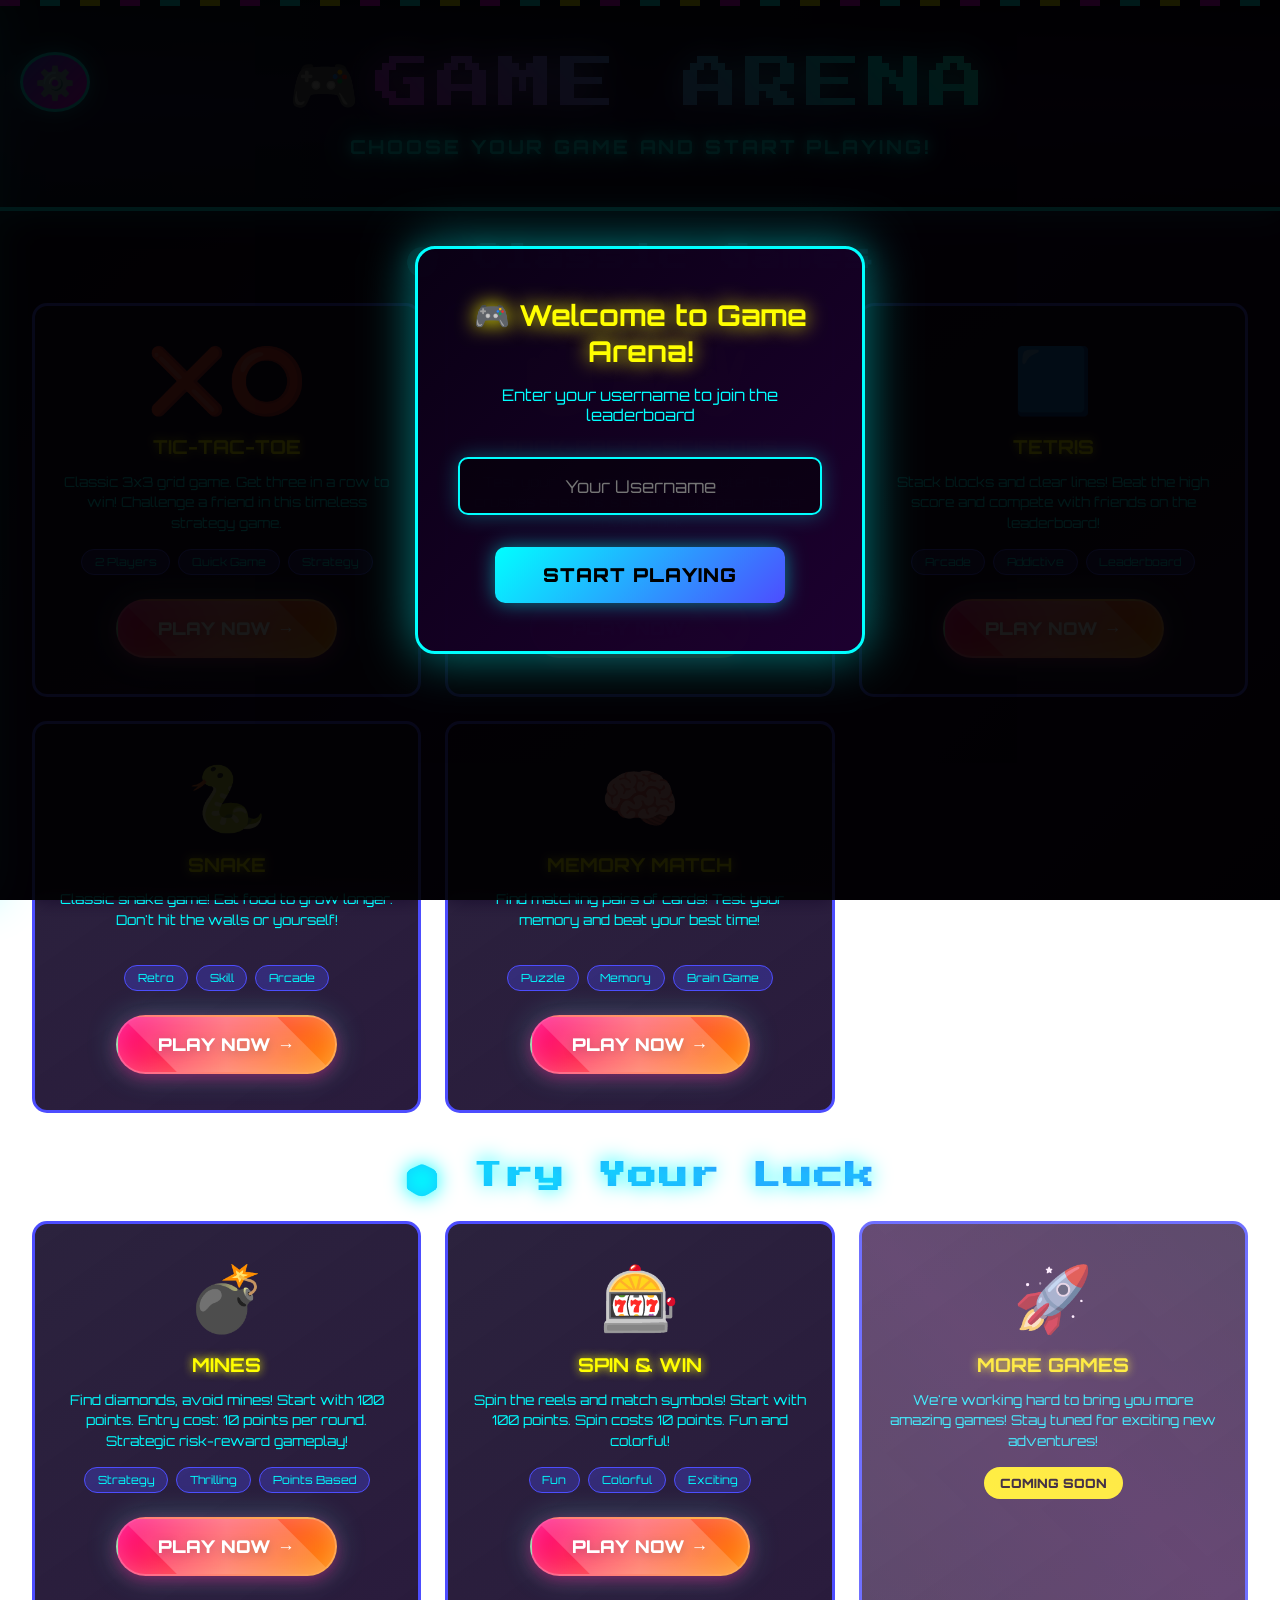
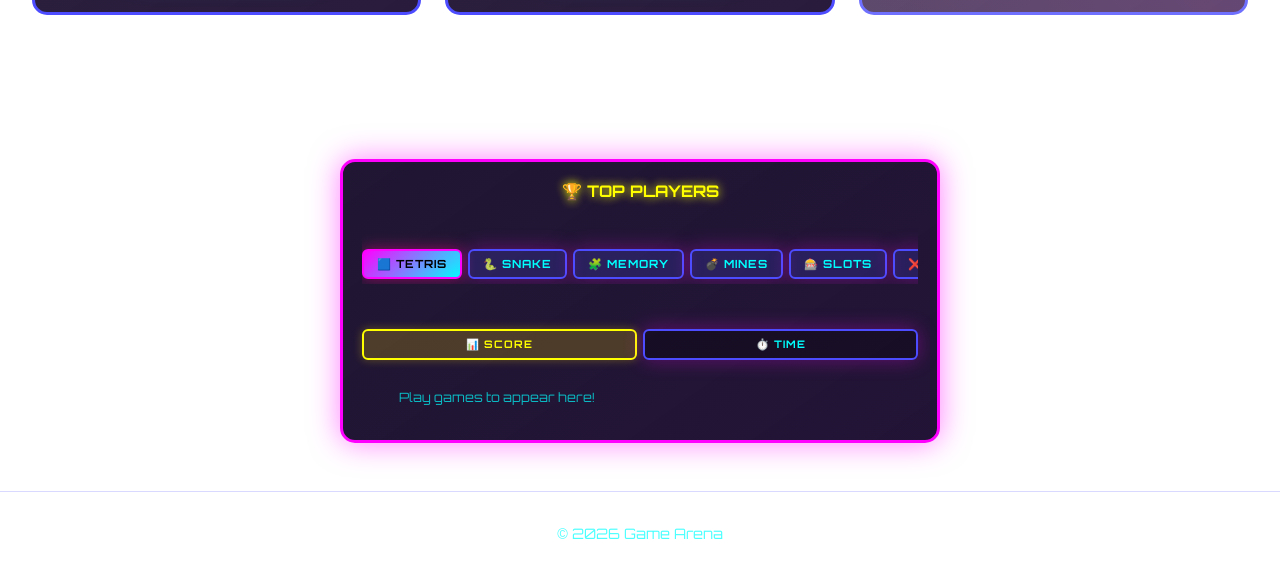
<file: index.html>
<!DOCTYPE html>
<html lang="en">
<head>
    <meta charset="UTF-8">
    <meta name="viewport" content="width=device-width, initial-scale=1.0">
    <title>Game Arena - Home</title>
    <link href="https://fonts.googleapis.com/css2?family=Press+Start+2P&family=Orbitron:wght@400;700;900&display=swap" rel="stylesheet">
    <link rel="stylesheet" href="styles.css">
</head>
<body>
    <button class="settings-btn" id="settingsBtn"><span class="settings-icon">⚙️</span></button>
    
    <div class="settings-panel" id="settingsPanel">
        <div class="settings-header"><h2>⚙️ Settings</h2><button class="close-btn" id="closeSettings">✕</button></div>
        <div class="settings-content">
            <div class="settings-section">
                <h3>👤 User Profile</h3>
                <p style="color:var(--neon-cyan);margin-bottom:1rem;">Current Username: <strong id="displayUsername">Loading...</strong></p>
                <button class="reset-username-btn" id="resetUsernameBtn">🔄 Change Username</button>
            </div>
            
            <div class="settings-section">
                <h3>🎵 Background Music</h3>
                <div class="music-controls">
                    <button class="music-btn" data-track="1">🎵 Track 1: Arcade Beat</button>
                    <button class="music-btn" data-track="2">🎵 Track 2: Retro Wave</button>
                    <button class="music-btn" data-track="3">🎵 Track 3: Cyber Pulse</button>
                    <button class="music-btn stop-music" id="stopMusic">⏹️ Stop Music</button>
                </div>
                <div class="volume-control">
                    <label for="volumeSlider">Volume:</label>
                    <input type="range" id="volumeSlider" min="0" max="100" value="50">
                    <span id="volumeValue">50%</span>
                </div>
                <div class="custom-music-section">
                    <h4>🎧 Upload Your Music</h4>
                    <p class="upload-hint">Play your own music or playlist!</p>
                    <input type="file" id="customMusicUpload" accept="audio/*" multiple style="display:none;">
                    <button class="upload-music-btn" id="uploadMusicBtn">📂 Choose Music Files</button>
                    <div class="custom-playlist" id="customPlaylist"></div>
                </div>
            </div>
            
            <div class="settings-section">
                <h3>🎨 Theme</h3>
                <div class="theme-toggle">
                    <button class="theme-btn active" data-theme="dark">🌙 Dark Mode</button>
                    <button class="theme-btn" data-theme="light">☀️ Light Mode</button>
                </div>
            </div>
            
            <div class="settings-section">
                <h3>🔗 Social Links</h3>
                <div class="social-links">
                    <a href="https://twitter.com/Osmmomo" target="_blank" class="social-link">
                        <span>𝕏</span> Twitter
                    </a>
                    <a href="https://github.com/goushmalek/GameArena" target="_blank" class="social-link">
                        <span>⚙️</span> GitHub
                    </a>
                </div>
            </div>
            
            <div class="settings-section">
                <h3>💬 Request a Game</h3>
                <form id="gameRequestForm" class="request-form">
                    <input type="text" id="userName" name="name" placeholder="Your Name" required>
                    <input type="email" id="userEmail" name="email" placeholder="Your Email" required>
                    <textarea id="gameMessage" name="message" placeholder="What game would you like to see?" required rows="3"></textarea>
                    <button type="submit" class="submit-btn">📤 Send Request</button>
                </form>
                <div id="formSuccessMessage" class="form-success-msg" style="display:none;">
                    ✅ Thank you! Your game request has been sent successfully!
                </div>
            </div>
            
            <div class="settings-section">
                <h3>📊 Statistics</h3>
                <a href="statistics.html" class="statistics-link"><span>📈</span> View Statistics</a>
            </div>
        </div>
    </div>

    <header>
        <div class="header-content">
            <div class="logo">🎮 <span class="gradient-text">GAME ARENA</span></div>
            <p class="tagline">Choose Your Game and Start Playing!</p>
        </div>
    </header>

    <main>
        <div class="page-wrapper">
            <div class="main-content">
                <section class="category-section">
                    <h2 class="category-title">🎯 Classic Games</h2>
                    <div class="games-grid-clean">
                        <div class="game-card-clean">
                            <div class="game-icon-large">❌⭕</div>
                            <h3>TIC-TAC-TOE</h3>
                            <p>Classic 3x3 grid game. Get three in a row to win! Challenge a friend in this timeless strategy game.</p>
                            <div class="tags"><span>2 Players</span><span>Quick Game</span><span>Strategy</span></div>
                            <a href="tic-tac-toe.html" class="play-btn-clean">PLAY NOW →</a>
                        </div>
                        
                        <div class="game-card-clean">
                            <div class="game-icon-large">✊✋✌️</div>
                            <h3>ROCK-PAPER-SCISSORS</h3>
                            <p>Test your luck against the computer! Rock crushes scissors, scissors cuts paper, paper covers rock.</p>
                            <div class="tags"><span>vs Computer</span><span>Instant Fun</span><span>Luck</span></div>
                            <a href="rock-paper-scissors.html" class="play-btn-clean">PLAY NOW →</a>
                        </div>
                        
                        <div class="game-card-clean">
                            <div class="game-icon-large">🟦</div>
                            <h3>TETRIS</h3>
                            <p>Stack blocks and clear lines! Beat the high score and compete with friends on the leaderboard!</p>
                            <div class="tags"><span>Arcade</span><span>Addictive</span><span>Leaderboard</span></div>
                            <a href="tetris.html" class="play-btn-clean">PLAY NOW →</a>
                        </div>
                        
                        <div class="game-card-clean">
                            <div class="game-icon-large">🐍</div>
                            <h3>SNAKE</h3>
                            <p>Classic snake game! Eat food to grow longer. Don't hit the walls or yourself!</p>
                            <div class="tags"><span>Retro</span><span>Skill</span><span>Arcade</span></div>
                            <a href="snake.html" class="play-btn-clean">PLAY NOW →</a>
                        </div>
                        
                        <div class="game-card-clean">
                            <div class="game-icon-large">🧠</div>
                            <h3>MEMORY MATCH</h3>
                            <p>Find matching pairs of cards! Test your memory and beat your best time!</p>
                            <div class="tags"><span>Puzzle</span><span>Memory</span><span>Brain Game</span></div>
                            <a href="memory.html" class="play-btn-clean">PLAY NOW →</a>
                        </div>
                    </div>
                </section>

                <section class="category-section">
                    <h2 class="category-title">🎲 Try Your Luck</h2>
                    <div class="games-grid-clean">
                        <div class="game-card-clean">
                            <div class="game-icon-large">💣</div>
                            <h3>MINES</h3>
                            <p>Find diamonds, avoid mines! Start with 100 points. Entry cost: 10 points per round. Strategic risk-reward gameplay!</p>
                            <div class="tags"><span>Strategy</span><span>Thrilling</span><span>Points Based</span></div>
                            <a href="mines.html" class="play-btn-clean">PLAY NOW →</a>
                        </div>
                        
                        <div class="game-card-clean">
                            <div class="game-icon-large">🎰</div>
                            <h3>SPIN & WIN</h3>
                            <p>Spin the reels and match symbols! Start with 100 points. Spin costs 10 points. Fun and colorful!</p>
                            <div class="tags"><span>Fun</span><span>Colorful</span><span>Exciting</span></div>
                            <a href="slots.html" class="play-btn-clean">PLAY NOW →</a>
                        </div>
                        
                        <div class="game-card-clean coming-soon-card">
                            <div class="game-icon-large">🚀</div>
                            <h3>MORE GAMES</h3>
                            <p>We're working hard to bring you more amazing games! Stay tuned for exciting new adventures!</p>
                            <div class="coming-soon-badge">COMING SOON</div>
                        </div>
                    </div>
                </section>
            </div>

            <!-- LEADERBOARD ON THE RIGHT SIDE -->
            <aside class="sidebar-leaderboard-right">
                <div class="lb-card">
                    <h2>🏆 TOP PLAYERS</h2>
                    <div class="lb-tabs-scroll">
                        <div class="lb-filter-tabs-horizontal">
                            <button class="lb-tab active" data-game="tetris">🟦 Tetris</button>
                            <button class="lb-tab" data-game="snake">🐍 Snake</button>
                            <button class="lb-tab" data-game="memorymatch">🧩 Memory</button>
                            <button class="lb-tab" data-game="mines">💣 Mines</button>
                            <button class="lb-tab" data-game="slots">🎰 Slots</button>
                            <button class="lb-tab" data-game="tictactoe">❌⭕ TicTacToe</button>
                            <button class="lb-tab" data-game="rps">✊ RPS</button>
                        </div>
                    </div>
                    <div class="lb-sort-toggle">
                        <button class="sort-btn active" data-sort="score">📊 Score</button>
                        <button class="sort-btn" data-sort="time">⏱️ Time</button>
                    </div>
                    <div class="lb-content-scroll" id="homeLeaderboard">
                        <p class="lb-empty">Play games to appear here!</p>
                    </div>
                </div>
            </aside>
        </div>
    </main>

    <footer>
        <p>© 2026 Game Arena  </p>
    </footer>

    <script src="settings.js"></script>
    <script src="admin.js"></script>
    <script>
        // Reset username button with UI modal
        document.getElementById('resetUsernameBtn').addEventListener('click', () => {
            showConfirmModal();
        });
        
        // Show custom confirmation modal
        function showConfirmModal() {
            const modal = document.createElement('div');
            modal.className = 'confirm-modal';
            modal.innerHTML = `
                <div class="confirm-modal-content">
                    <h2>⚠️ Change Username?</h2>
                    <p>Are you sure you want to change your username?</p>
                    <p class="warning-text">This will reset your identity on the leaderboard.</p>
                    <div class="confirm-buttons">
                        <button class="confirm-btn confirm-yes" id="confirmYes">✓ Yes, Change</button>
                        <button class="confirm-btn confirm-no" id="confirmNo">✕ Cancel</button>
                    </div>
                </div>
            `;
            document.body.appendChild(modal);
            
            document.getElementById('confirmYes').addEventListener('click', () => {
                localStorage.removeItem('username');
                modal.remove();
                location.reload();
            });
            
            document.getElementById('confirmNo').addEventListener('click', () => {
                modal.remove();
            });
        }
        
        // Username Modal
        function showUsernameModal(){
            const modal=document.createElement('div');
            modal.className='username-modal';
            modal.innerHTML=`<div class="username-modal-content"><h2>🎮 Welcome to Game Arena!</h2><p>Enter your username to join the leaderboard</p><div class="username-input-group"><input type="text" id="usernameInput" placeholder="Your Username" maxlength="20" autocomplete="off"></div><button class="username-modal-btn" id="submitUsername">START PLAYING</button></div>`;
            document.body.appendChild(modal);
            const input=document.getElementById('usernameInput');
            const btn=document.getElementById('submitUsername');
            input.focus();
            function submitName(){
                const username=input.value.trim();
                if(username){
                    localStorage.setItem('username',username);
                    modal.remove();
                    loadLeaderboard();
                    // Update settings display
                    const usernameDisplay = document.getElementById('displayUsername');
                    if (usernameDisplay) usernameDisplay.textContent = username;
                }
            }
            btn.addEventListener('click',submitName);
            input.addEventListener('keypress',e=>{if(e.key==='Enter')submitName()});
        }
        
        // Load Leaderboard with Filters
        let currentGame = 'tetris';
        let currentSort = 'score';
        
        function loadLeaderboard(){
            const leaderboard = JSON.parse(localStorage.getItem(`${currentGame}_leaderboard`) || '[]');
            const container = document.getElementById('homeLeaderboard');
            
            if(leaderboard.length > 0){
                let sorted = [...leaderboard];
                
                // For RPS and TicTacToe, sort by games played or time
                if(currentGame === 'rps' || currentGame === 'tictactoe'){
                    if(currentSort === 'score'){
                        // Sort by games played (score field represents games for these)
                        sorted.sort((a,b) => (b.score||0) - (a.score||0));
                    } else {
                        sorted.sort((a,b) => (b.time||0) - (a.time||0));
                    }
                } else {
                    // Normal sorting for other games
                    if(currentSort === 'score'){
                        sorted.sort((a,b) => (b.score||0) - (a.score||0));
                    } else {
                        sorted.sort((a,b) => (b.time||0) - (a.time||0));
                    }
                }
                
                container.innerHTML = sorted.slice(0,10).map((entry,i) => {
                    const mins = Math.floor((entry.time||0)/60);
                    const secs = (entry.time||0)%60;
                    const timeStr = `${mins}:${secs.toString().padStart(2,'0')}`;
                    
                    // Display format for RPS and TicTacToe
                    if(currentGame === 'rps' || currentGame === 'tictactoe'){
                        return `<div class="lb-entry ${i<3?'top3':''}">
                            <span class="lb-rank">#${i+1}</span>
                            <div class="lb-info">
                                <span class="lb-name">${entry.name}</span>
                                <span class="lb-time">⏱️ ${timeStr}</span>
                            </div>
                            <span class="lb-score">🎮 ${entry.score||0}</span>
                        </div>`;
                    } else {
                        // Normal display for other games
                        return `<div class="lb-entry ${i<3?'top3':''}">
                            <span class="lb-rank">#${i+1}</span>
                            <div class="lb-info">
                                <span class="lb-name">${entry.name}</span>
                                <span class="lb-time">${timeStr}</span>
                            </div>
                            <span class="lb-score">${entry.score||0}</span>
                        </div>`;
                    }
                }).join('');
            } else {
                container.innerHTML = '<p class="lb-empty">No scores yet. Be the first!</p>';
            }
        }
        
        // Tab and Sort Switching
        document.addEventListener('DOMContentLoaded', () => {
            const tabs = document.querySelectorAll('.lb-tab');
            const sortBtns = document.querySelectorAll('.sort-btn');
            
            tabs.forEach(tab => {
                tab.addEventListener('click', () => {
                    tabs.forEach(t => t.classList.remove('active'));
                    tab.classList.add('active');
                    currentGame = tab.dataset.game;
                    
                    // Update sort button labels
                    const scoreSortBtn = document.querySelector('.sort-btn[data-sort="score"]');
                    if(currentGame === 'rps' || currentGame === 'tictactoe'){
                        scoreSortBtn.innerHTML = '🎮 Games';
                    } else {
                        scoreSortBtn.innerHTML = '📊 Score';
                    }
                    
                    loadLeaderboard();
                });
            });
            
            sortBtns.forEach(btn => {
                btn.addEventListener('click', () => {
                    sortBtns.forEach(b => b.classList.remove('active'));
                    btn.classList.add('active');
                    currentSort = btn.dataset.sort;
                    loadLeaderboard();
                });
            });
            
            const usernameDisplay = document.getElementById('displayUsername');
            if (usernameDisplay) {
                const currentUsername = localStorage.getItem('username') || 'Not Set';
                usernameDisplay.textContent = currentUsername;
            }
        });
        
        window.addEventListener('load',()=>{
            let username=localStorage.getItem('username');
            if(!username){showUsernameModal()}else{loadLeaderboard()}
            
            // Check if redirected back from FormSubmit
            const urlParams = new URLSearchParams(window.location.search);
            if (urlParams.get('submitted') === 'true') {
                const successMsg = document.getElementById('formSuccessMessage');
                const form = document.getElementById('gameRequestForm');
                if (successMsg && form) {
                    form.style.display = 'none';
                    successMsg.style.display = 'block';
                    setTimeout(() => {
                        form.style.display = 'block';
                        successMsg.style.display = 'none';
                        form.reset();
                    }, 5000);
                }
                // Clean URL
                window.history.replaceState({}, document.title, window.location.pathname);
            }
        });
    </script>
</body>
</html>
</file>
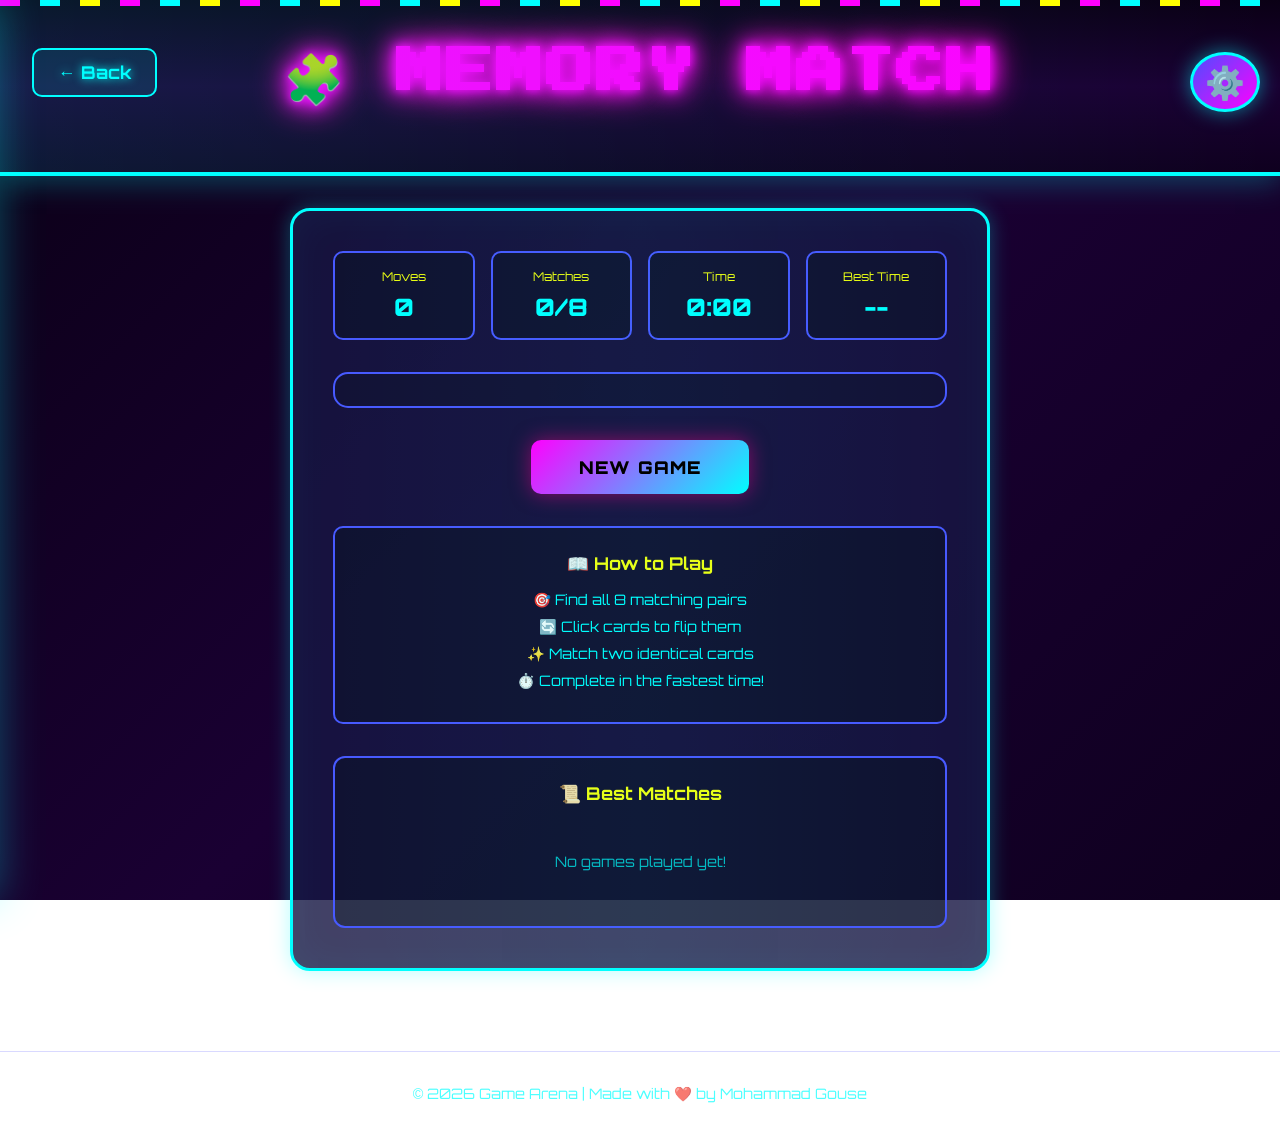
<file: memory-match.html>
<!DOCTYPE html>
<html lang="en">
<head>
    <meta charset="UTF-8">
    <meta name="viewport" content="width=device-width, initial-scale=1.0">
    <title>Memory Match - Game Arena</title>
    <link href="https://fonts.googleapis.com/css2?family=Press+Start+2P&family=Orbitron:wght@400;700;900&display=swap" rel="stylesheet">
    <link rel="stylesheet" href="styles.css">
    <link rel="stylesheet" href="memory-match.css">
</head>
<body data-page="game">
    <button class="settings-btn" id="settingsBtn"><span class="settings-icon">⚙️</span></button>
    <div class="settings-panel" id="settingsPanel">
        <div class="settings-header"><h2>⚙️ Settings</h2><button class="close-btn" id="closeSettings">✕</button></div>
        <div class="settings-content">
            <div class="settings-section"><h3>🎵 Music</h3><div class="music-controls"><button class="music-btn" data-track="1">Track 1</button><button class="music-btn" data-track="2">Track 2</button><button class="music-btn" data-track="3">Track 3</button><button class="music-btn stop-music" id="stopMusic">Stop</button></div><div class="volume-control"><label for="volumeSlider">Volume:</label><input type="range" id="volumeSlider" min="0" max="100" value="50"><span id="volumeValue">50%</span></div></div>
            <div class="settings-section"><h3>🎨 Theme</h3><div class="theme-toggle"><button class="theme-btn active" data-theme="dark">Dark</button><button class="theme-btn" data-theme="light">Light</button></div></div>
            <div class="settings-section"><h3>📊 Statistics</h3><a href="statistics.html" class="statistics-link"><span>📈</span> View Statistics</a></div>
        </div>
    </div>

    <header><a href="index.html" class="back-button">← Back</a><h1>🧩 MEMORY MATCH</h1></header>
    
    <main class="game-page-container">
        <div class="game-card single-game memory-game">
            <div class="game-stats">
                <div class="stat"><span>Moves</span><span id="moves">0</span></div>
                <div class="stat"><span>Matches</span><span id="matches">0/8</span></div>
                <div class="stat"><span>Time</span><span id="timer">0:00</span></div>
                <div class="stat"><span>Best Time</span><span id="bestTime">--</span></div>
            </div>
            
            <div id="gameBoard" class="game-board"></div>
            
            <div class="game-controls">
                <button id="startBtn" class="control-btn start-btn">NEW GAME</button>
            </div>
            
            <div class="instructions">
                <h3>📖 How to Play</h3>
                <p>🎯 Find all 8 matching pairs</p>
                <p>🔄 Click cards to flip them</p>
                <p>✨ Match two identical cards</p>
                <p>⏱️ Complete in the fastest time!</p>
            </div>
            
            <div class="match-history-section">
                <h3>📜 Best Matches</h3>
                <div id="matchHistory" class="match-history"></div>
            </div>
        </div>
    </main>

    <footer>
        <p>© 2026 Game Arena | Made with ❤️ by Mohammad Gouse</p>
    </footer>

    <script src="settings.js"></script>
    <script src="admin.js"></script>
    <script src="memory-match.js"></script>
</body>
</html>
</file>
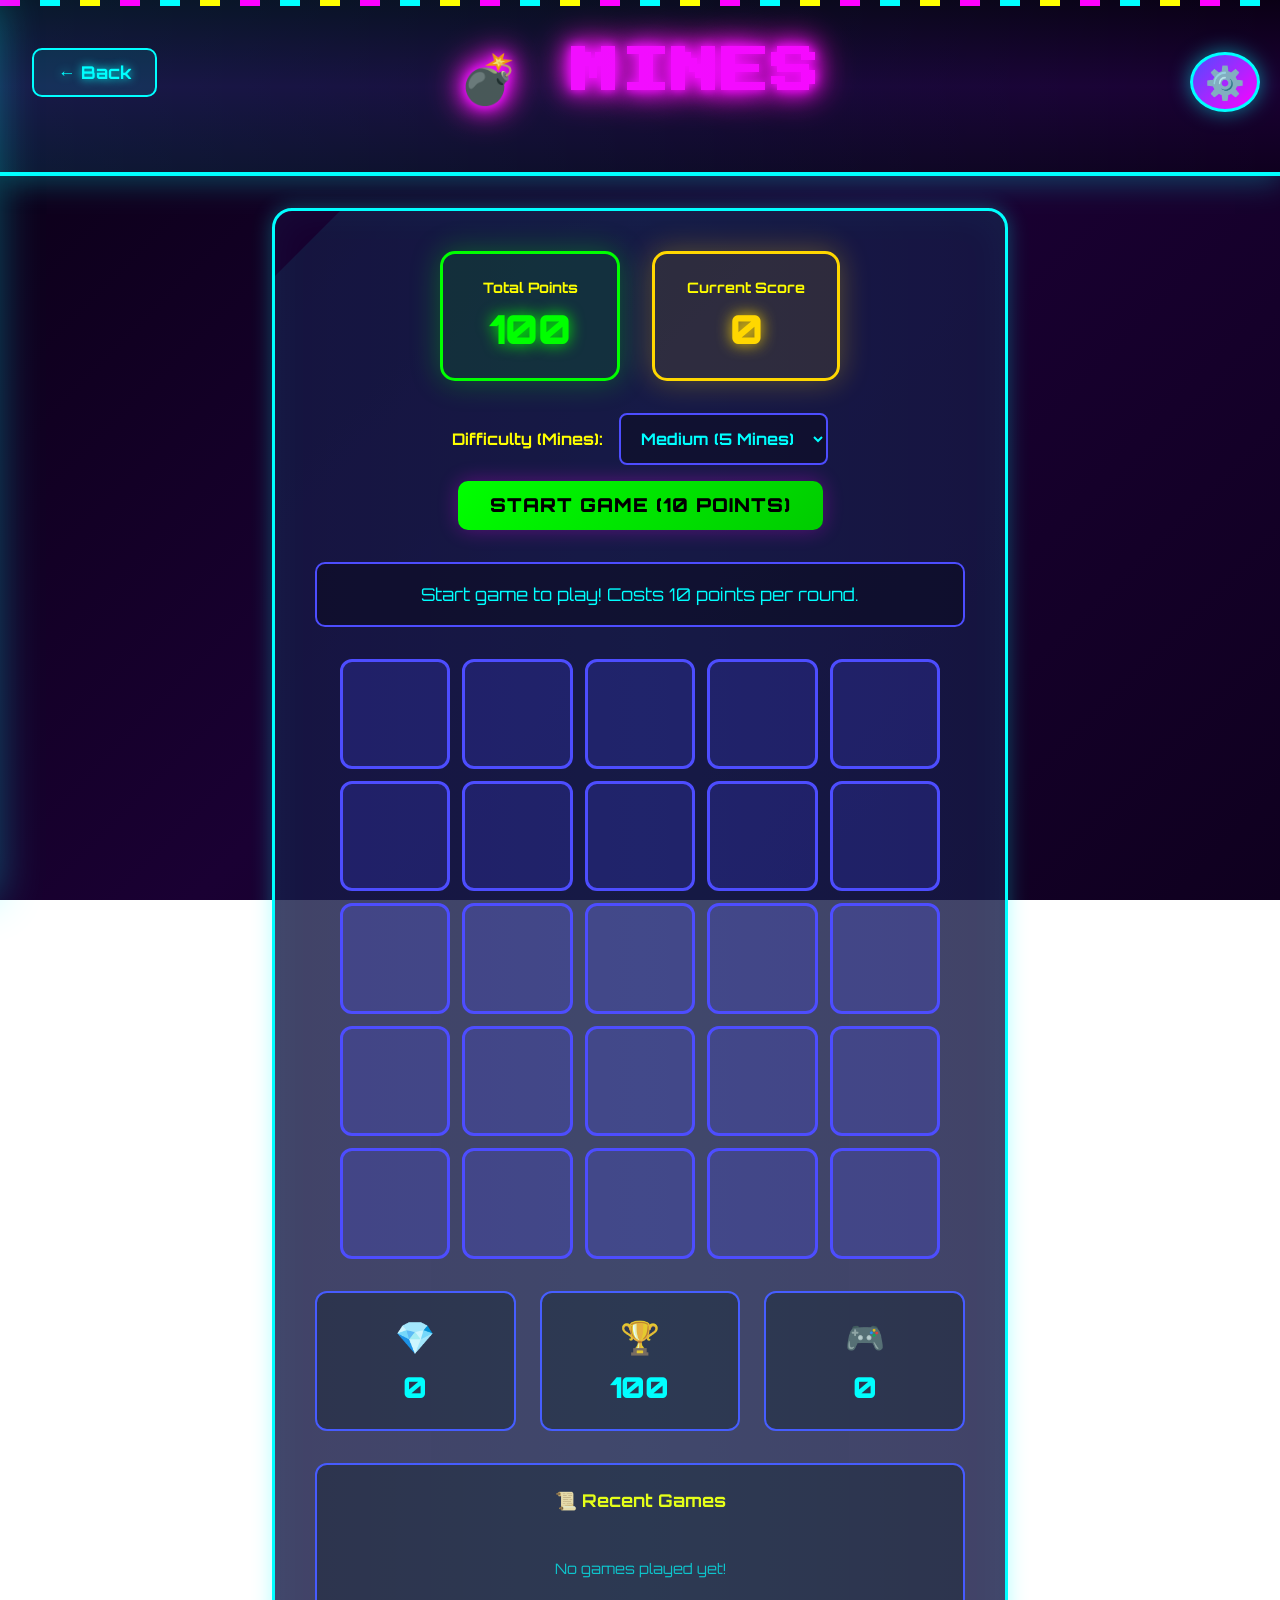
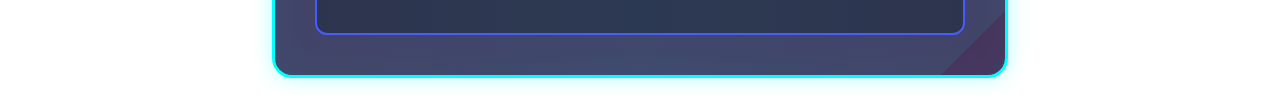
<file: mines.html>
<!DOCTYPE html>
<html lang="en">
<head>
    <meta charset="UTF-8">
    <meta name="viewport" content="width=device-width, initial-scale=1.0">
    <title>Mines - Game Arena</title>
    <link href="https://fonts.googleapis.com/css2?family=Press+Start+2P&family=Orbitron:wght@400;700;900&display=swap" rel="stylesheet">
    <link rel="stylesheet" href="styles.css">
    <link rel="stylesheet" href="mines.css">
</head>
<body data-page="game">
    <button class="settings-btn" id="settingsBtn"><span class="settings-icon">⚙️</span></button>
    <div class="settings-panel" id="settingsPanel">
        <div class="settings-header"><h2>⚙️ Settings</h2><button class="close-btn" id="closeSettings">✕</button></div>
        <div class="settings-content">
            <div class="settings-section"><h3>🎵 Background Music</h3><div class="music-controls"><button class="music-btn" data-track="1">🎵 Track 1</button><button class="music-btn" data-track="2">🎵 Track 2</button><button class="music-btn" data-track="3">🎵 Track 3</button><button class="music-btn stop-music" id="stopMusic">⏹️ Stop</button></div><div class="volume-control"><label for="volumeSlider">Volume:</label><input type="range" id="volumeSlider" min="0" max="100" value="50"><span id="volumeValue">50%</span></div><div class="custom-music-section"><h4>🎧 Upload Music</h4><input type="file" id="customMusicUpload" accept="audio/*" multiple style="display:none;"><button class="upload-music-btn" id="uploadMusicBtn">📂 Choose Files</button><div class="custom-playlist" id="customPlaylist"></div></div></div>
            <div class="settings-section"><h3>🎨 Theme</h3><div class="theme-toggle"><button class="theme-btn active" data-theme="dark">🌙 Dark</button><button class="theme-btn" data-theme="light">☀️ Light</button></div></div>
        </div>
    </div>
    <header><a href="index.html" class="back-button">← Back</a><h1>💣 MINES</h1></header>
    <main class="game-page-container"><div class="game-card single-game mines-game">
        <div class="points-display"><div class="total-points"><span>Total Points</span><span id="totalPoints">100</span></div><div class="round-points"><span>Current Score</span><span id="roundPoints">0</span></div></div>
        <div class="game-controls">
            <label for="minesCount">Difficulty (Mines):</label>
            <select id="minesCount"><option value="3">Easy (3 Mines)</option><option value="5" selected>Medium (5 Mines)</option><option value="10">Hard (10 Mines)</option><option value="15">Expert (15 Mines)</option></select>
            <button id="startGame" class="start-btn">START GAME (10 Points)</button>
        </div>
        <div class="game-status" id="gameStatus">Start game to play! Costs 10 points per round.</div>
        <div class="mines-grid" id="minesGrid"></div>
        <button id="collectReward" class="collect-btn" style="display:none;">✅ COLLECT REWARD</button>
        <div class="stats-grid"><div class="stat-card"><span>💎</span><span id="diamondsFound">0</span></div><div class="stat-card"><span>🏆</span><span id="highestScore">100</span></div><div class="stat-card"><span>🎮</span><span id="roundsPlayed">0</span></div></div>
        <button id="newRound" class="reset-btn" style="display:none;">NEW ROUND</button>
        
        <div class="mines-history-section">
            <h3>📜 Recent Games</h3>
            <div id="minesHistory" class="mines-history"></div>
        </div>
    </div></main>
    <script src="settings.js"></script>
    <script src="mines.js"></script>
    <script src="admin.js"></script>
</body>
</html>
</file>
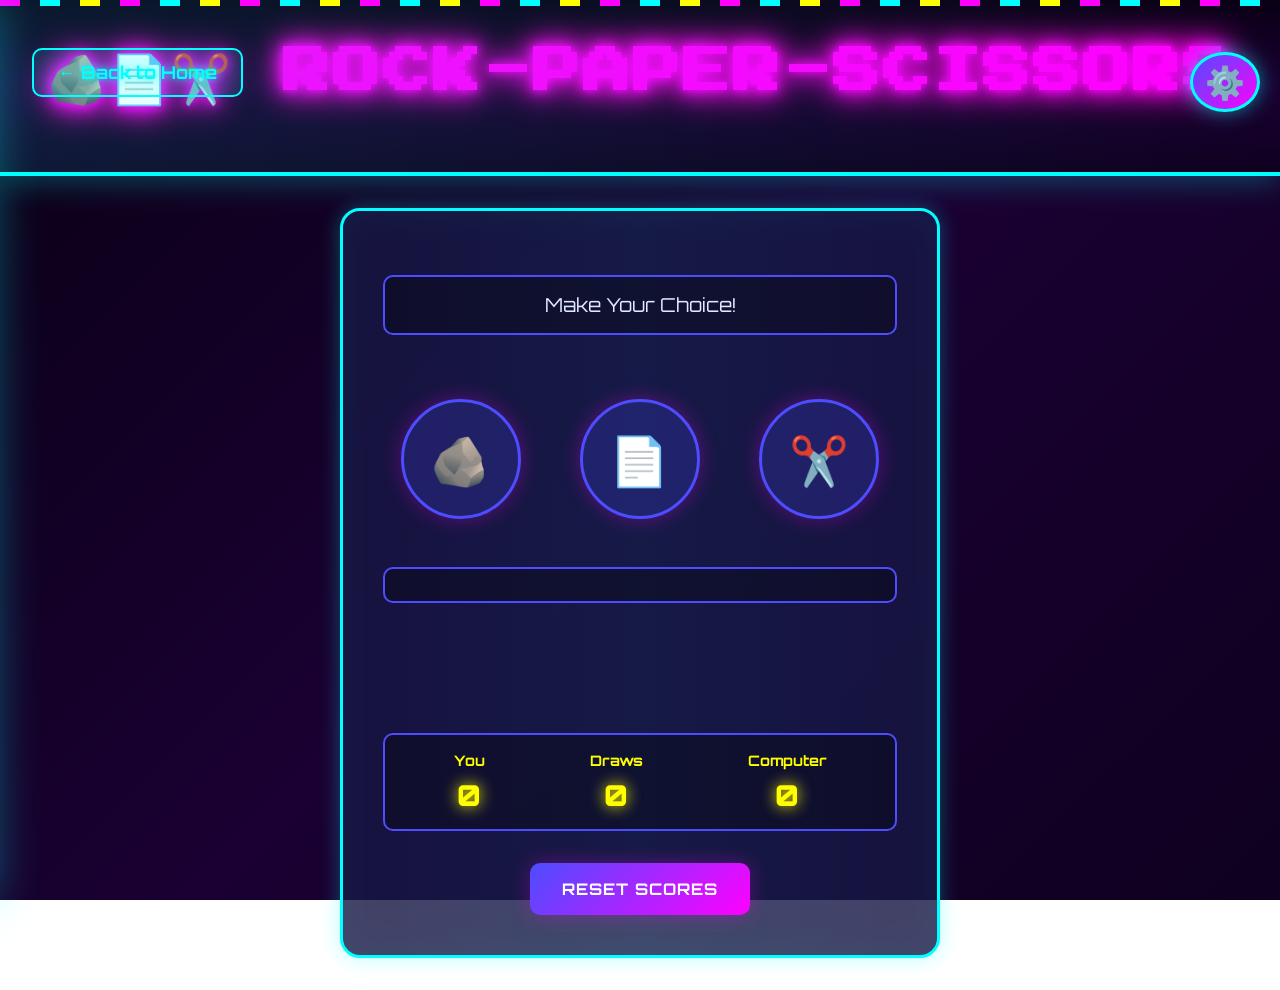
<file: rock-paper-scissors.html>
<!DOCTYPE html>
<html lang="en">
<head>
    <meta charset="UTF-8">
    <meta name="viewport" content="width=device-width, initial-scale=1.0">
    <title>Rock-Paper-Scissors - Game Arena</title>
    <link href="https://fonts.googleapis.com/css2?family=Press+Start+2P&family=Orbitron:wght@400;700;900&display=swap" rel="stylesheet">
    <link rel="stylesheet" href="styles.css">
</head>
<body data-page="game">
    <!-- Settings Button -->
    <button class="settings-btn" id="settingsBtn" aria-label="Settings">
        <span class="settings-icon">⚙️</span>
    </button>

    <!-- Settings Panel -->
    <div class="settings-panel" id="settingsPanel">
        <div class="settings-header">
            <h2>⚙️ Settings</h2>
            <button class="close-btn" id="closeSettings">✕</button>
        </div>
        
        <div class="settings-content">
            <!-- Music Controls -->
            <div class="settings-section">
                <h3>🎵 Background Music</h3>
                <div class="music-controls">
                    <button class="music-btn" data-track="1">🎵 Track 1: Arcade Beat</button>
                    <button class="music-btn" data-track="2">🎵 Track 2: Retro Wave</button>
                    <button class="music-btn" data-track="3">🎵 Track 3: Cyber Pulse</button>
                    <button class="music-btn stop-music" id="stopMusic">⏹️ Stop Music</button>
</div>
                <div class="volume-control">
                    <label for="volumeSlider">Volume:</label>
                    <input type="range" id="volumeSlider" min="0" max="100" value="50">
                    <span id="volumeValue">50%</span>
                </div>
                
                <!-- Custom Music Upload -->
                <div class="custom-music-section">
                    <h4>🎧 Upload Your Music</h4>
                    <p class="upload-hint">Play your own music or playlist!</p>
                    <input type="file" id="customMusicUpload" accept="audio/*" multiple style="display: none;">
                    <button class="upload-music-btn" id="uploadMusicBtn">
                        📂 Choose Music Files
                    </button>
                    <div class="custom-playlist" id="customPlaylist"></div>
                </div>
            </div>

            <!-- Theme Toggle -->
            <div class="settings-section">
                <h3>🎨 Theme</h3>
                <div class="theme-toggle">
                    <button class="theme-btn active" data-theme="dark">🌙 Dark Mode</button>
                    <button class="theme-btn" data-theme="light">☀️ Light Mode</button>
                </div>
            </div>

            <!-- Social Links -->
            <div class="settings-section">
                <h3>🔗 Connect With Us</h3>
                <div class="social-links">
                    <a href="https://twitter.com/yourusername" target="_blank" class="social-link">
                        <span class="social-icon">𝕏</span> Twitter/X
                    </a>
                    <a href="https://github.com/yourusername" target="_blank" class="social-link">
                        <span class="social-icon">🐙</span> GitHub
                    </a>
                </div>
            </div>

            <!-- Request Game Form -->
            <div class="settings-section">
                <h3>🎮 Request a Game</h3>
                <form class="request-form" id="gameRequestForm" action="https://formsubmit.co/momomalek0107@gmail.com" method="POST">
                    <!-- FormSubmit Configuration -->
                    <input type="hidden" name="_subject" value="New Game Request from Game Arena!">
                    <input type="hidden" name="_captcha" value="false">
                    <input type="hidden" name="_template" value="table">
                    <input type="hidden" name="_autoresponse" value="Thanks for your game suggestion! We'll review it and consider adding it to Game Arena.">
                    
                    <input type="text" name="Game Name" id="gameNameInput" placeholder="Game name..." required>
                    <textarea name="Game Description" id="gameDescInput" placeholder="Describe the game you'd like to see..." rows="3" required></textarea>
                    <button type="submit" class="submit-btn">Submit Request</button>
                </form>
                <div class="request-message" id="requestMessage"></div>
            </div>
        </div>
    </div>

    <!-- Audio Elements -->
    <audio id="bgMusic" loop></audio>

    <header>
        <a href="index.html" class="back-button">← Back to Home</a>
        <h1>🪨📄✂️ ROCK-PAPER-SCISSORS</h1>
    </header>

    <main class="game-page-container">
        <div class="game-card single-game">
            <div class="status" id="rps-status">Make Your Choice!</div>
            <div class="rps-choices">
                <button class="choice-btn" data-choice="rock">🪨</button>
                <button class="choice-btn" data-choice="paper">📄</button>
                <button class="choice-btn" data-choice="scissors">✂️</button>
            </div>
            <div class="rps-result">
                <div class="choices-display" id="rps-choices-display"></div>
                <div class="result-display" id="rps-result"></div>
            </div>
            <div class="score">
                <div class="score-item">
                    <span class="score-label">You</span>
                    <span class="score-value" id="rps-score-player">0</span>
                </div>
                <div class="score-item">
                    <span class="score-label">Draws</span>
                    <span class="score-value" id="rps-score-draw">0</span>
                </div>
                <div class="score-item">
                    <span class="score-label">Computer</span>
                    <span class="score-value" id="rps-score-computer">0</span>
                </div>
            </div>
            <button id="rps-reset">Reset Scores</button>
        </div>
    </main>

    <script src="settings.js"></script>
    <script src="rock-paper-scissors.js"></script>
    <script src="admin.js"></script>
</body>
</html>
</file>
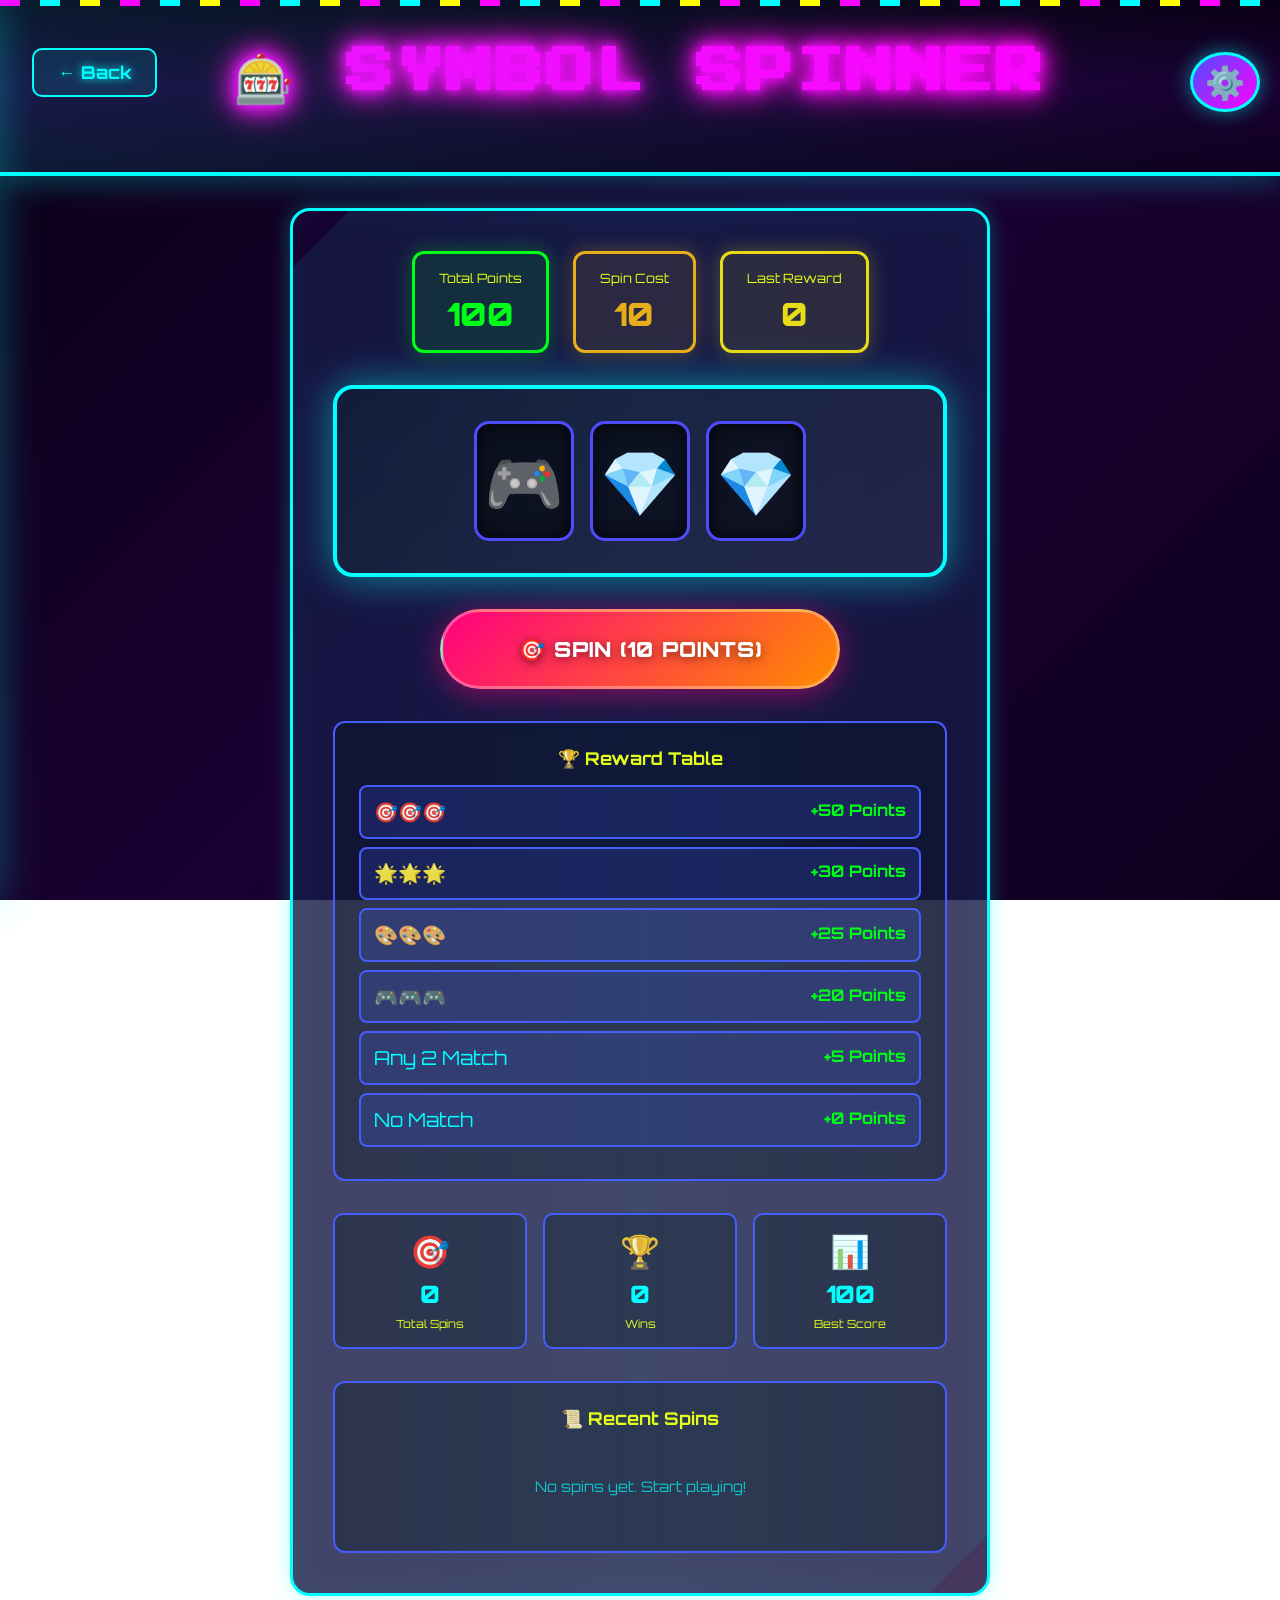
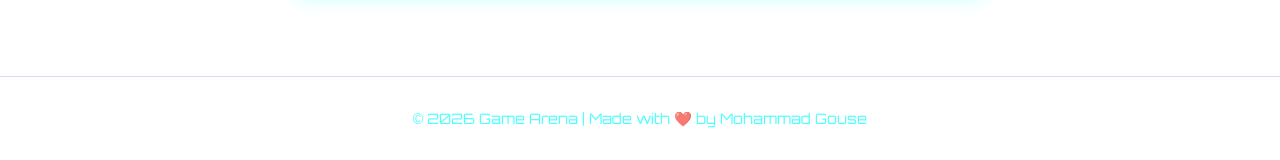
<file: slots.html>
<!DOCTYPE html>
<html lang="en">
<head>
    <meta charset="UTF-8">
    <meta name="viewport" content="width=device-width, initial-scale=1.0">
    <title>Symbol Spinner - Game Arena</title>
    <link href="https://fonts.googleapis.com/css2?family=Press+Start+2P&family=Orbitron:wght@400;700;900&display=swap" rel="stylesheet">
    <link rel="stylesheet" href="styles.css">
    <link rel="stylesheet" href="slots.css">
</head>
<body data-page="game">
    <button class="settings-btn" id="settingsBtn"><span class="settings-icon">⚙️</span></button>
    <div class="settings-panel" id="settingsPanel">
        <div class="settings-header"><h2>⚙️ Settings</h2><button class="close-btn" id="closeSettings">✕</button></div>
        <div class="settings-content">
            <div class="settings-section"><h3>🎵 Music</h3><div class="music-controls"><button class="music-btn" data-track="1">Track 1</button><button class="music-btn" data-track="2">Track 2</button><button class="music-btn" data-track="3">Track 3</button><button class="music-btn stop-music" id="stopMusic">Stop</button></div><div class="volume-control"><label for="volumeSlider">Volume:</label><input type="range" id="volumeSlider" min="0" max="100" value="50"><span id="volumeValue">50%</span></div></div>
            <div class="settings-section"><h3>🎨 Theme</h3><div class="theme-toggle"><button class="theme-btn active" data-theme="dark">Dark</button><button class="theme-btn" data-theme="light">Light</button></div></div>
            <div class="settings-section"><h3>📊 Statistics</h3><a href="statistics.html" class="statistics-link"><span>📈</span> View Statistics</a></div>
        </div>
    </div>

    <header><a href="index.html" class="back-button">← Back</a><h1>🎰 SYMBOL SPINNER</h1></header>
    
    <main class="game-page-container">
        <div class="game-card single-game slots-game">
            <div class="points-display">
                <div class="total-points"><span>Total Points</span><span id="totalPoints">100</span></div>
                <div class="spin-cost"><span>Spin Cost</span><span>10</span></div>
                <div class="last-win"><span>Last Reward</span><span id="lastWin">0</span></div>
            </div>
            
            <div class="slot-machine">
                <div class="reels-container">
                    <div class="reel" id="reel1"></div>
                    <div class="reel" id="reel2"></div>
                    <div class="reel" id="reel3"></div>
                </div>
            </div>
            
            <button id="spinBtn" class="spin-btn">🎯 SPIN (10 Points)</button>
            
            <div class="rewards-table">
                <h3>🏆 Reward Table</h3>
                <div class="reward-row"><span>🎯🎯🎯</span><span>+50 Points</span></div>
                <div class="reward-row"><span>🌟🌟🌟</span><span>+30 Points</span></div>
                <div class="reward-row"><span>🎨🎨🎨</span><span>+25 Points</span></div>
                <div class="reward-row"><span>🎮🎮🎮</span><span>+20 Points</span></div>
                <div class="reward-row"><span>Any 2 Match</span><span>+5 Points</span></div>
                <div class="reward-row"><span>No Match</span><span>+0 Points</span></div>
            </div>
            
            <div class="game-stats">
                <div class="stat-item"><span>🎯</span><span id="totalSpins">0</span><span>Total Spins</span></div>
                <div class="stat-item"><span>🏆</span><span id="totalWins">0</span><span>Wins</span></div>
                <div class="stat-item"><span>📊</span><span id="highestScore">100</span><span>Best Score</span></div>
            </div>
            
            <div class="rewards-history-section">
                <h3>📜 Recent Spins</h3>
                <div id="rewardsHistory" class="rewards-history"></div>
            </div>
        </div>
    </main>

    <footer>
        <p>© 2026 Game Arena | Made with ❤️ by Mohammad Gouse</p>
    </footer>

    <script src="settings.js"></script>
    <script src="admin.js"></script>
    <script src="slots.js"></script>
</body>
</html>
</file>
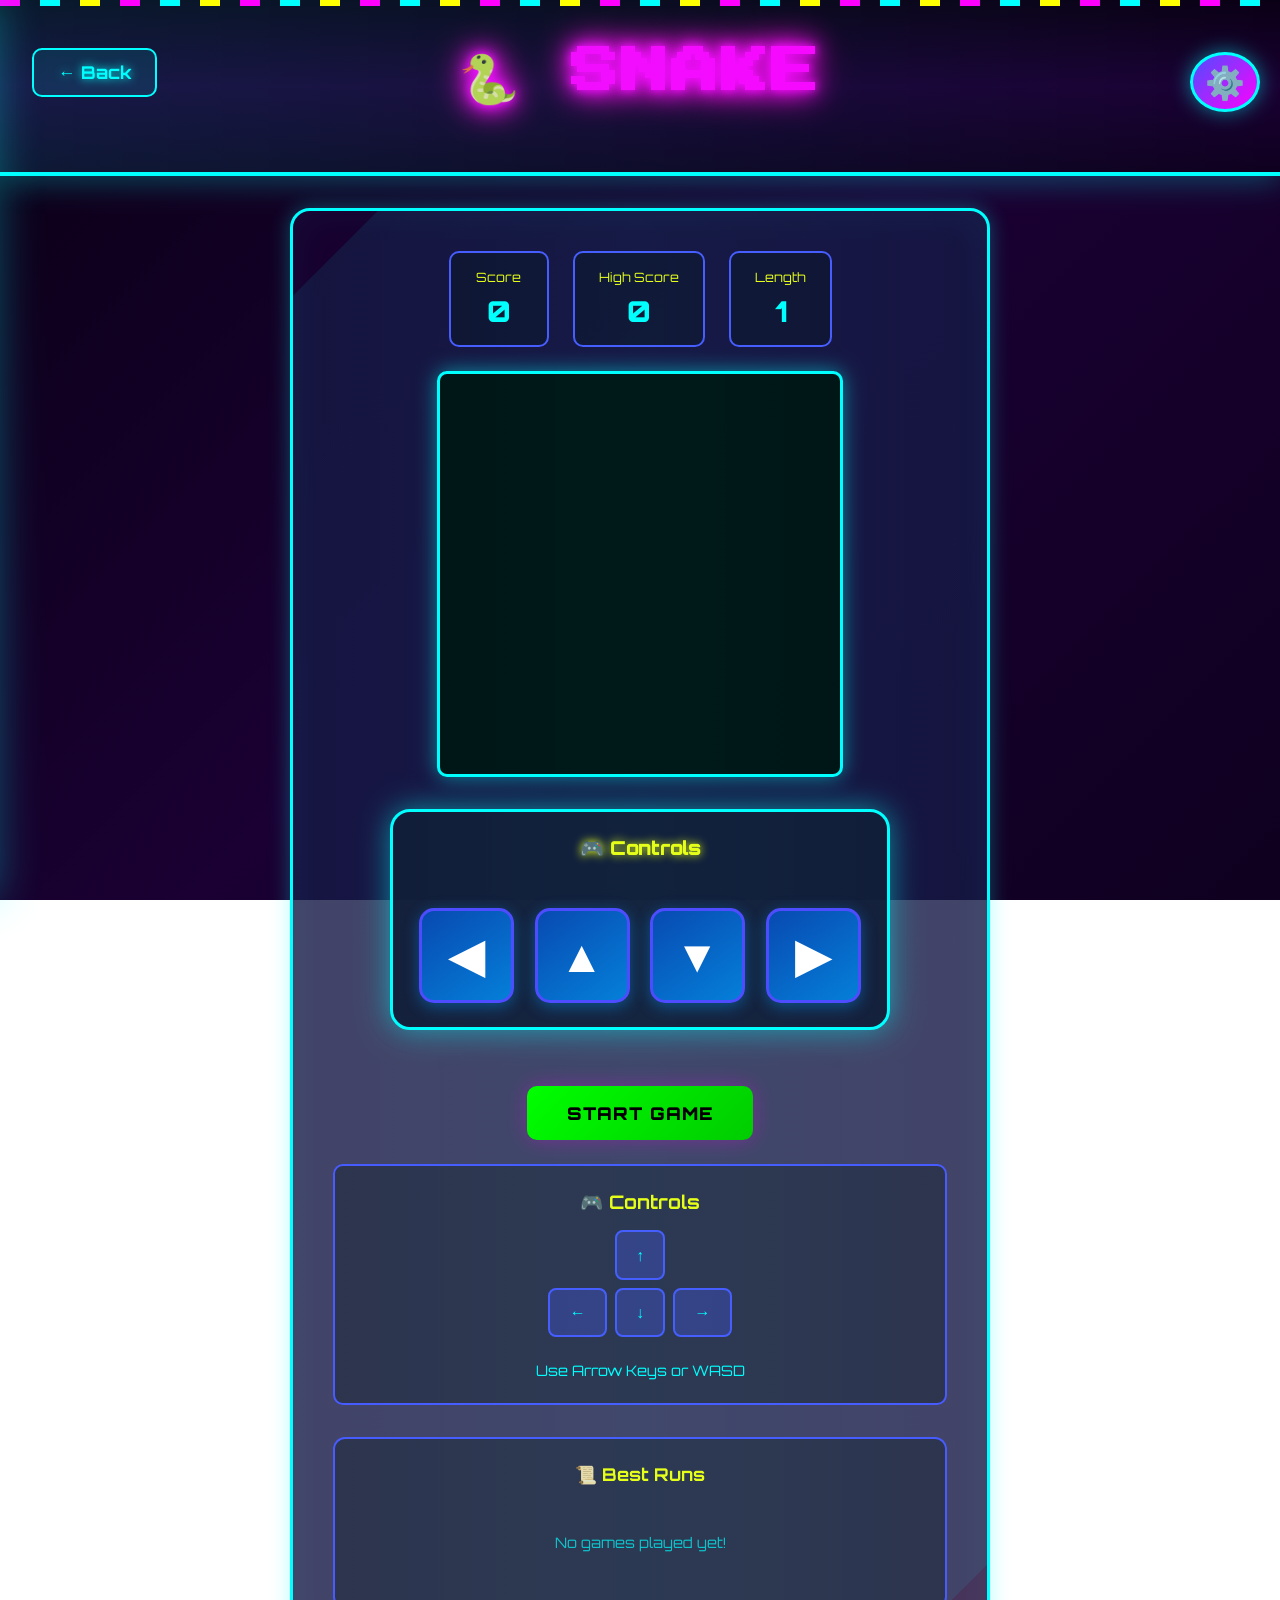
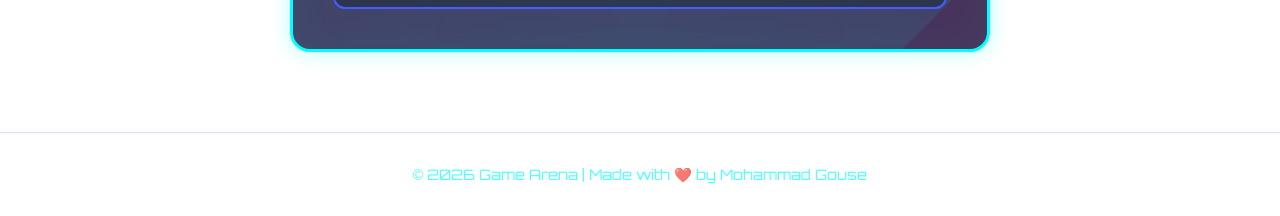
<file: snake.html>
<!DOCTYPE html>
<html lang="en">
<head>
    <meta charset="UTF-8">
    <meta name="viewport" content="width=device-width, initial-scale=1.0">
    <title>Snake - Game Arena</title>
    <link href="https://fonts.googleapis.com/css2?family=Press+Start+2P&family=Orbitron:wght@400;700;900&display=swap" rel="stylesheet">
    <link rel="stylesheet" href="styles.css">
    <link rel="stylesheet" href="snake.css">
</head>
<body data-page="game">
    <button class="settings-btn" id="settingsBtn"><span class="settings-icon">⚙️</span></button>
    <div class="settings-panel" id="settingsPanel">
        <div class="settings-header"><h2>⚙️ Settings</h2><button class="close-btn" id="closeSettings">✕</button></div>
        <div class="settings-content">
            <div class="settings-section"><h3>🎵 Music</h3><div class="music-controls"><button class="music-btn" data-track="1">Track 1</button><button class="music-btn" data-track="2">Track 2</button><button class="music-btn" data-track="3">Track 3</button><button class="music-btn stop-music" id="stopMusic">Stop</button></div><div class="volume-control"><label for="volumeSlider">Volume:</label><input type="range" id="volumeSlider" min="0" max="100" value="50"><span id="volumeValue">50%</span></div></div>
            <div class="settings-section"><h3>🎨 Theme</h3><div class="theme-toggle"><button class="theme-btn active" data-theme="dark">Dark</button><button class="theme-btn" data-theme="light">Light</button></div></div>
            <div class="settings-section"><h3>📊 Statistics</h3><a href="statistics.html" class="statistics-link"><span>📈</span> View Statistics</a></div>
        </div>
    </div>

    <header><a href="index.html" class="back-button">← Back</a><h1>🐍 SNAKE</h1></header>
    
    <main class="game-page-container">
        <div class="game-card single-game snake-game">
            <div class="game-stats">
                <div class="stat"><span>Score</span><span id="score">0</span></div>
                <div class="stat"><span>High Score</span><span id="highScore">0</span></div>
                <div class="stat"><span>Length</span><span id="length">1</span></div>
            </div>
            
            <canvas id="snakeCanvas"></canvas>
            
            <!-- Touch Control Buttons - Simple Row -->
            <div class="snake-touch-controls">
                <div class="controls-title">🎮 Controls</div>
                <div class="snake-arrows-row">
                    <button class="snake-arrow-btn" id="snakeLeftBtn">
                        <span class="arrow-icon">◀</span>
                    </button>
                    <button class="snake-arrow-btn" id="snakeUpBtn">
                        <span class="arrow-icon">▲</span>
                    </button>
                    <button class="snake-arrow-btn" id="snakeDownBtn">
                        <span class="arrow-icon">▼</span>
                    </button>
                    <button class="snake-arrow-btn" id="snakeRightBtn">
                        <span class="arrow-icon">▶</span>
                    </button>
                </div>
            </div>
            
            <div class="game-controls">
                <button id="startBtn" class="control-btn start-btn">START GAME</button>
                <button id="pauseBtn" class="control-btn pause-btn" style="display:none;">PAUSE</button>
            </div>
            
            <div class="instructions">
                <h3>🎮 Controls</h3>
                <div class="control-keys">
                    <div class="key-group">
                        <div class="key">↑</div>
                        <div class="key-row">
                            <div class="key">←</div>
                            <div class="key">↓</div>
                            <div class="key">→</div>
                        </div>
                    </div>
                    <p>Use Arrow Keys or WASD</p>
                </div>
            </div>
            
            <div class="snake-history-section">
                <h3>📜 Best Runs</h3>
                <div id="snakeHistory" class="snake-history"></div>
            </div>
        </div>
    </main>

    <footer>
        <p>© 2026 Game Arena | Made with ❤️ by Mohammad Gouse</p>
    </footer>

    <script src="settings.js"></script>
    <script src="admin.js"></script>
    <script src="snake.js"></script>
</body>
</html>
</file>
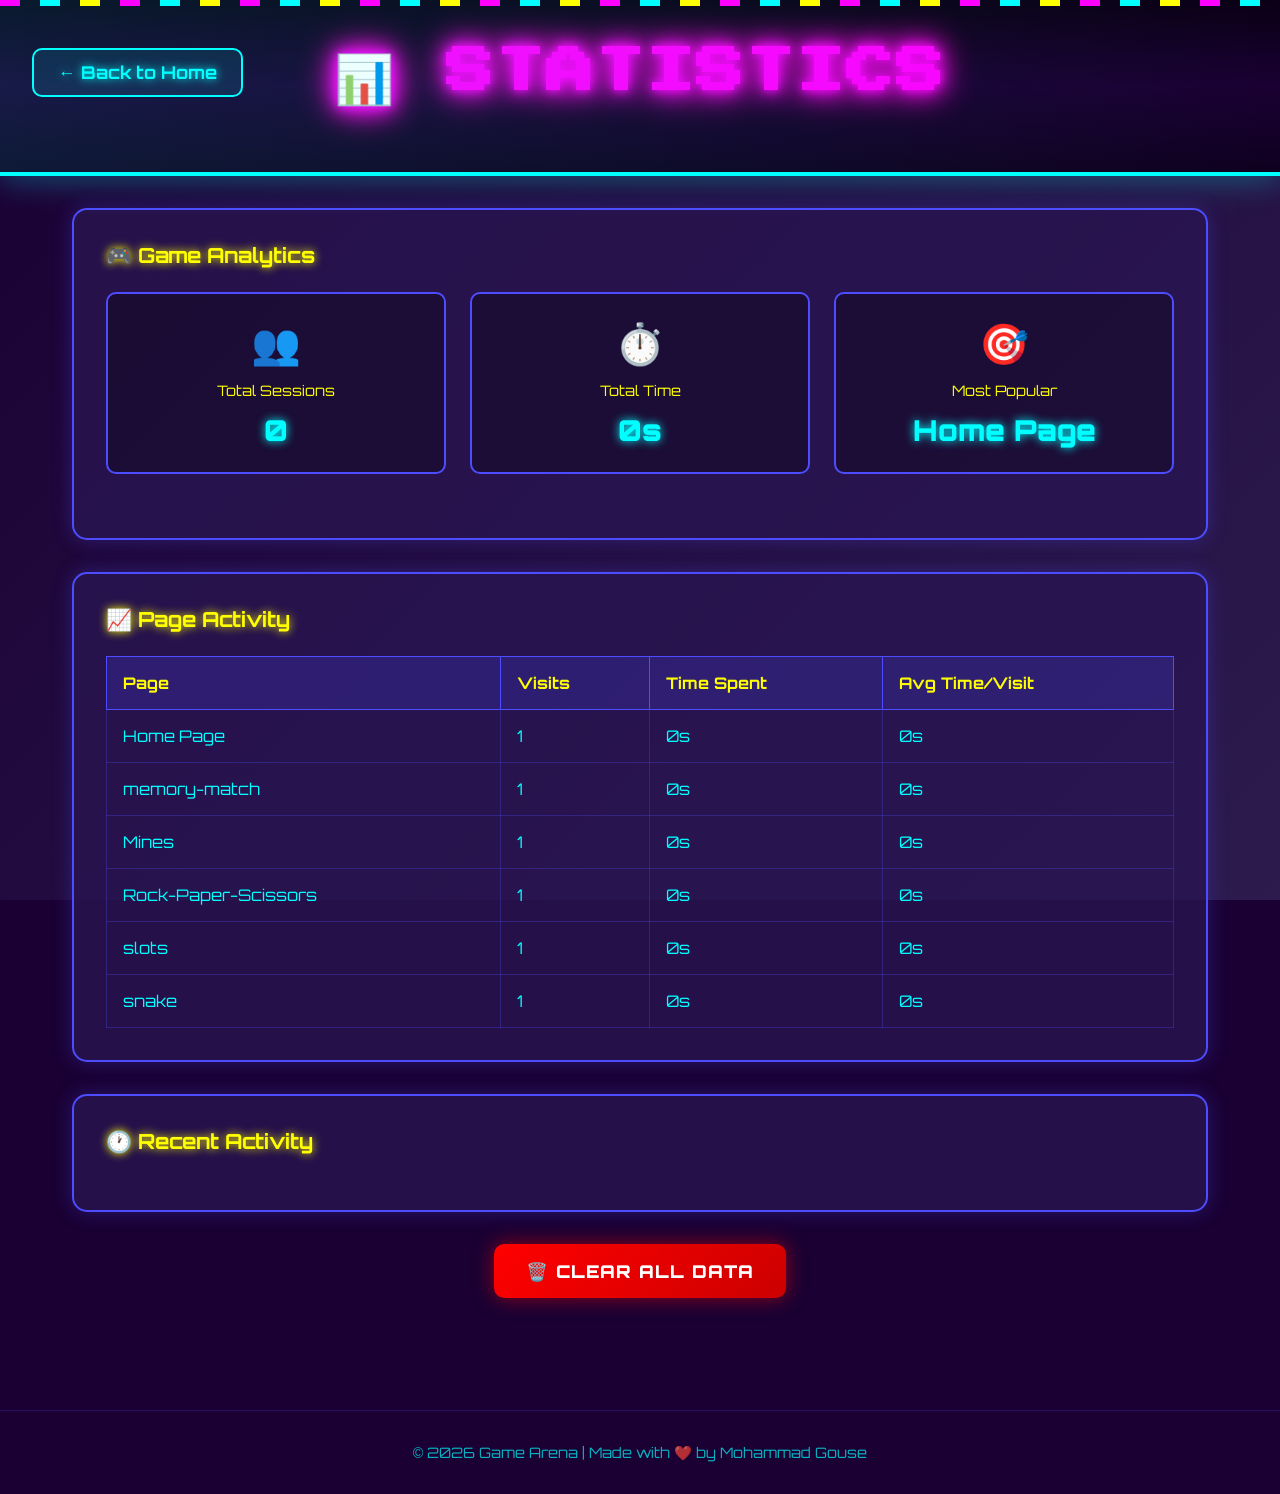
<file: statistics.html>
<!DOCTYPE html>
<html lang="en" style="background: linear-gradient(135deg, #1a0033 0%, #2d1b4e 100%) !important; min-height: 100vh;">
<head>
    <meta charset="UTF-8">
    <meta name="viewport" content="width=device-width, initial-scale=1.0">
    <title>Statistics - Game Arena</title>
    <link href="https://fonts.googleapis.com/css2?family=Press+Start+2P&family=Orbitron:wght@400;700;900&display=swap" rel="stylesheet">
    <link rel="stylesheet" href="styles.css">
    <link rel="stylesheet" href="statistics.css">
    <style>
        /* Inline force dark - highest priority */
        html, body {
            background: linear-gradient(135deg, #1a0033 0%, #2d1b4e 100%) !important;
            background-attachment: fixed !important;
            min-height: 100vh !important;
            background-color: #1a0033 !important;
        }
    </style>
</head>
<body data-page="statistics" style="background: linear-gradient(135deg, #1a0033 0%, #2d1b4e 100%) !important; background-attachment: fixed !important; min-height: 100vh !important; background-color: #1a0033 !important;">
    <header>
        <a href="index.html" class="back-button">← Back to Home</a>
        <h1>📊 STATISTICS</h1>
    </header>
    <main class="admin-container">
        <div class="admin-card">
            <h2>🎮 Game Analytics</h2>
            <div class="stats-overview">
                <div class="stat-box">
                    <span class="stat-icon">👥</span>
                    <span class="stat-label">Total Sessions</span>
                    <span class="stat-value" id="totalSessions">0</span>
                </div>
                <div class="stat-box">
                    <span class="stat-icon">⏱️</span>
                    <span class="stat-label">Total Time</span>
                    <span class="stat-value" id="totalTime">0m</span>
                </div>
                <div class="stat-box">
                    <span class="stat-icon">🎯</span>
                    <span class="stat-label">Most Popular</span>
                    <span class="stat-value" id="mostPopular">-</span>
                </div>
            </div>
        </div>

        <div class="admin-card">
            <h2>📈 Page Activity</h2>
            <div class="activity-table">
                <table>
                    <thead>
                        <tr>
                            <th>Page</th>
                            <th>Visits</th>
                            <th>Time Spent</th>
                            <th>Avg Time/Visit</th>
                        </tr>
                    </thead>
                    <tbody id="activityTable"></tbody>
                </table>
            </div>
        </div>

        <div class="admin-card">
            <h2>🕐 Recent Activity</h2>
            <div class="recent-activity" id="recentActivity"></div>
        </div>

        <button class="clear-btn" id="clearData">🗑️ Clear All Data</button>
    </main>

    <footer>
        <p>© 2026 Game Arena | Made with ❤️ by Mohammad Gouse</p>
    </footer>

    <script>
        // Apply saved theme
        const savedTheme = localStorage.getItem('theme') || 'dark';
        if (savedTheme === 'light') {
            document.body.classList.add('light-theme');
        }
    </script>
    <script src="admin.js"></script>
</body>
</html>
</file>
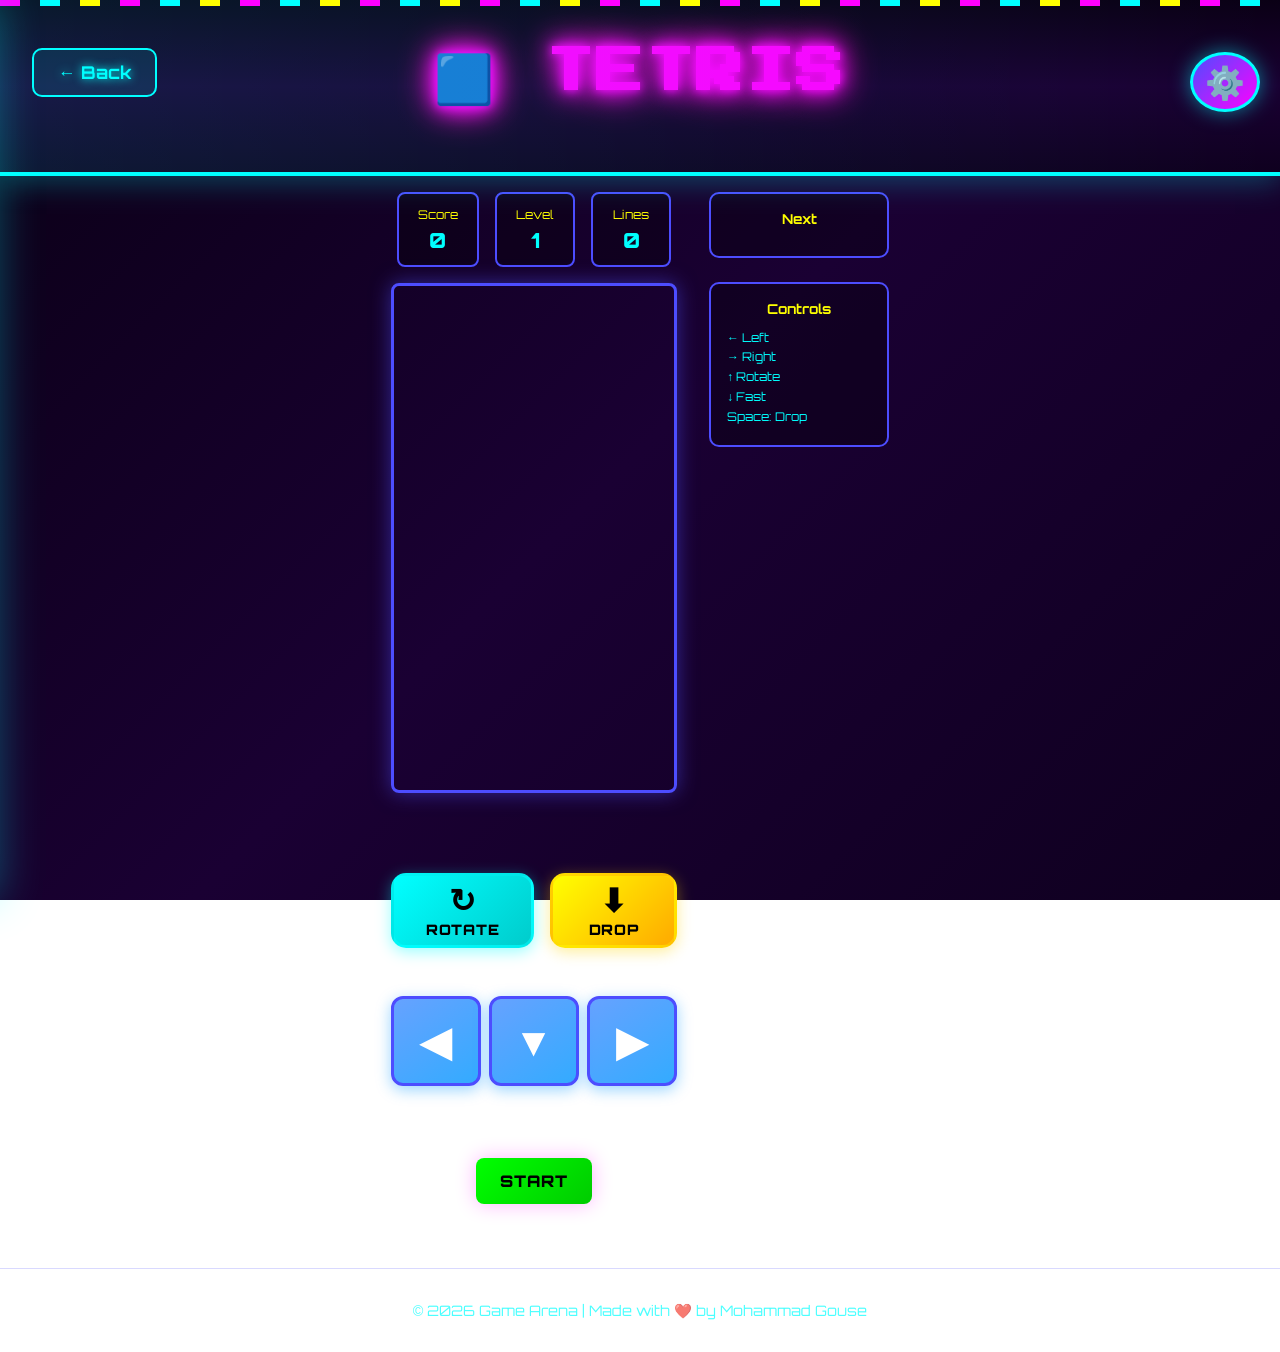
<file: tetris.html>
<!DOCTYPE html>
<html lang="en">
<head>
    <meta charset="UTF-8">
    <meta name="viewport" content="width=device-width, initial-scale=1.0">
    <title>Tetris - Game Arena</title>
    <link href="https://fonts.googleapis.com/css2?family=Press+Start+2P&family=Orbitron:wght@400;700;900&display=swap" rel="stylesheet">
    <link rel="stylesheet" href="styles.css">
    <link rel="stylesheet" href="tetris.css">
</head>
<body data-page="game">
    <button class="settings-btn" id="settingsBtn"><span class="settings-icon">⚙️</span></button>
    <div class="settings-panel" id="settingsPanel">
        <div class="settings-header"><h2>⚙️ Settings</h2><button class="close-btn" id="closeSettings">✕</button></div>
        <div class="settings-content">
            <div class="settings-section"><h3>🎵 Music</h3><div class="music-controls"><button class="music-btn" data-track="1">Track 1</button><button class="music-btn" data-track="2">Track 2</button><button class="music-btn" data-track="3">Track 3</button><button class="music-btn stop-music" id="stopMusic">Stop</button></div><div class="volume-control"><label for="volumeSlider">Volume:</label><input type="range" id="volumeSlider" min="0" max="100" value="50"><span id="volumeValue">50%</span></div><div class="custom-music-section"><h4>Upload Music</h4><input type="file" id="customMusicUpload" accept="audio/*" multiple style="display:none;"><button class="upload-music-btn" id="uploadMusicBtn">Choose Files</button><div class="custom-playlist" id="customPlaylist"></div></div></div>
            <div class="settings-section"><h3>🎨 Theme</h3><div class="theme-toggle"><button class="theme-btn active" data-theme="dark">Dark</button><button class="theme-btn" data-theme="light">Light</button></div></div>
        </div>
    </div>
    <header><a href="index.html" class="back-button">← Back</a><h1>🟦 TETRIS</h1></header>
    <main class="tetris-main">
        <div class="tetris-left">
            <div class="game-info">
                <div class="info-item"><span>Score</span><span id="score">0</span></div>
                <div class="info-item"><span>Level</span><span id="level">1</span></div>
                <div class="info-item"><span>Lines</span><span id="lines">0</span></div>
            </div>
            <canvas id="tetrisCanvas"></canvas>
            
            <!-- Touch Control Buttons -->
            <div class="tetris-touch-controls">
                <div class="controls-row">
                    <button class="tetris-control-btn" id="rotateBtn">
                        <span class="btn-icon">↻</span>
                        <span class="btn-label">ROTATE</span>
                    </button>
                    <button class="tetris-control-btn" id="dropBtn">
                        <span class="btn-icon">⬇</span>
                        <span class="btn-label">DROP</span>
                    </button>
                </div>
                <div class="controls-row arrow-controls">
                    <button class="tetris-arrow-btn" id="leftBtn">
                        <span class="arrow-icon">◀</span>
                    </button>
                    <button class="tetris-arrow-btn" id="downBtn">
                        <span class="arrow-icon">▼</span>
                    </button>
                    <button class="tetris-arrow-btn" id="rightBtn">
                        <span class="arrow-icon">▶</span>
                    </button>
                </div>
            </div>
            
            <div class="game-controls">
                <button id="startGame" class="game-btn">START</button>
                <button id="pauseGame" class="game-btn pause-btn" style="display:none;">PAUSE</button>
            </div>
        </div>
        <div class="tetris-right">
            <div class="next-box"><h3>Next</h3><div id="nextPieces"></div></div>
            <div class="controls-box"><h3>Controls</h3><p>← Left</p><p>→ Right</p><p>↑ Rotate</p><p>↓ Fast</p><p>Space: Drop</p></div>
        </div>
    </main>

    <footer>
        <p>© 2026 Game Arena | Made with ❤️ by Mohammad Gouse</p>
    </footer>

    <script src="settings.js"></script>
    <script src="admin.js"></script>
    <script src="tetris.js"></script>
</body>
</html>
</file>
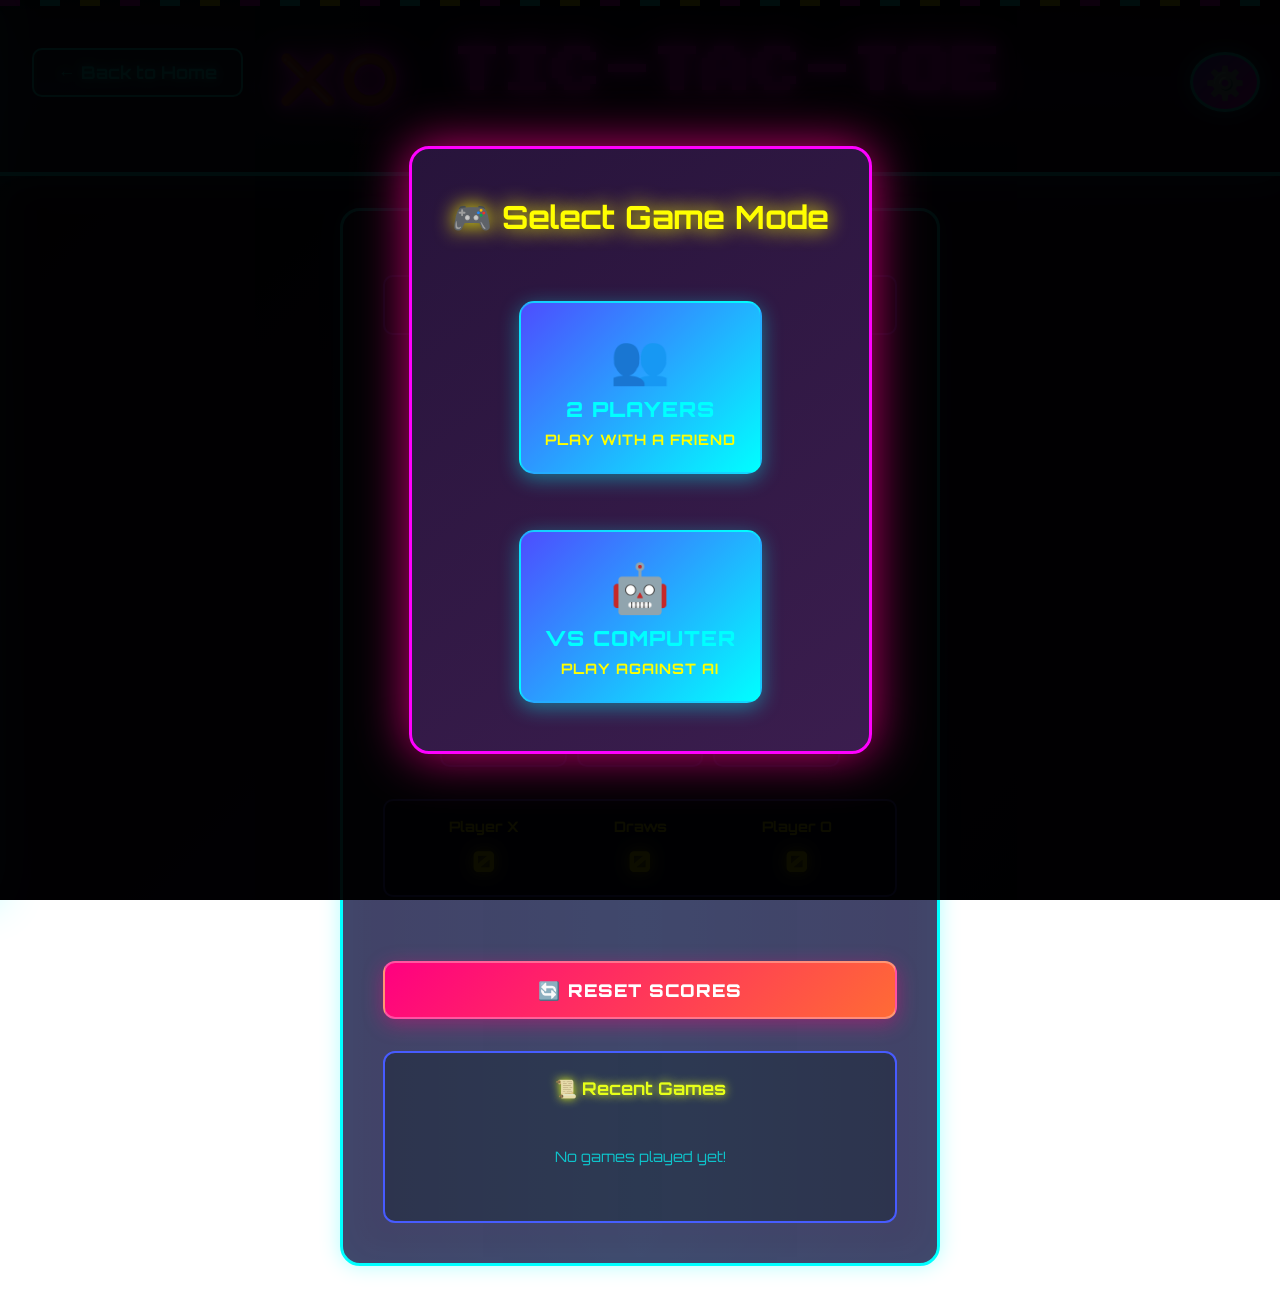
<file: tic-tac-toe.html>
<!DOCTYPE html>
<html lang="en">
<head>
    <meta charset="UTF-8">
    <meta name="viewport" content="width=device-width, initial-scale=1.0">
    <title>Tic-Tac-Toe - Game Arena</title>
    <link href="https://fonts.googleapis.com/css2?family=Press+Start+2P&family=Orbitron:wght@400;700;900&display=swap" rel="stylesheet">
    <link rel="stylesheet" href="styles.css">
</head>
<body data-page="game">
    <!-- Settings Button -->
    <button class="settings-btn" id="settingsBtn" aria-label="Settings">
        <span class="settings-icon">⚙️</span>
    </button>

    <!-- Settings Panel -->
    <div class="settings-panel" id="settingsPanel">
        <div class="settings-header">
            <h2>⚙️ Settings</h2>
            <button class="close-btn" id="closeSettings">✕</button>
        </div>
        
        <div class="settings-content">
            <!-- Music Controls -->
            <div class="settings-section">
                <h3>🎵 Background Music</h3>
                <div class="music-controls">
                    <button class="music-btn" data-track="1">🎵 Track 1: Arcade Beat</button>
                    <button class="music-btn" data-track="2">🎵 Track 2: Retro Wave</button>
                    <button class="music-btn" data-track="3">🎵 Track 3: Cyber Pulse</button>
                    <button class="music-btn stop-music" id="stopMusic">⏹️ Stop Music</button>
                </div>
                <div class="volume-control">
                    <label for="volumeSlider">Volume:</label>
                    <input type="range" id="volumeSlider" min="0" max="100" value="50">
                    <span id="volumeValue">50%</span>
                </div>
                
                <!-- Custom Music Upload -->
                <div class="custom-music-section">
                    <h4>🎧 Upload Your Music</h4>
                    <p class="upload-hint">Play your own music or playlist!</p>
                    <input type="file" id="customMusicUpload" accept="audio/*" multiple style="display: none;">
                    <button class="upload-music-btn" id="uploadMusicBtn">
                        📂 Choose Music Files
                    </button>
                    <div class="custom-playlist" id="customPlaylist"></div>
                </div>
            </div>

            <!-- Theme Toggle -->
            <div class="settings-section">
                <h3>🎨 Theme</h3>
                <div class="theme-toggle">
                    <button class="theme-btn active" data-theme="dark">🌙 Dark Mode</button>
                    <button class="theme-btn" data-theme="light">☀️ Light Mode</button>
                </div>
            </div>

            <!-- Social Links -->
            <div class="settings-section">
                <h3>🔗 Connect With Us</h3>
                <div class="social-links">
                    <a href="https://twitter.com/yourusername" target="_blank" class="social-link">
                        <span class="social-icon">𝕏</span> Twitter/X
                    </a>
                    <a href="https://github.com/yourusername" target="_blank" class="social-link">
                        <span class="social-icon">🐙</span> GitHub
                    </a>
                </div>
            </div>

            <!-- Request Game Form -->
            <div class="settings-section">
                <h3>🎮 Request a Game</h3>
                <form class="request-form" id="gameRequestForm" action="https://formsubmit.co/momomalek0107@gmail.com" method="POST">
                    <!-- FormSubmit Configuration -->
                    <input type="hidden" name="_subject" value="New Game Request from Game Arena!">
                    <input type="hidden" name="_captcha" value="false">
                    <input type="hidden" name="_template" value="table">
                    <input type="hidden" name="_autoresponse" value="Thanks for your game suggestion! We'll review it and consider adding it to Game Arena.">
                    
                    <input type="text" name="Game Name" id="gameNameInput" placeholder="Game name..." required>
                    <textarea name="Game Description" id="gameDescInput" placeholder="Describe the game you'd like to see..." rows="3" required></textarea>
                    <button type="submit" class="submit-btn">Submit Request</button>
                </form>
                <div class="request-message" id="requestMessage"></div>
            </div>
        </div>
    </div>

    <!-- Audio Elements -->
    <audio id="bgMusic" loop></audio>

    <header>
        <a href="index.html" class="back-button">← Back to Home</a>
        <h1>❌⭕ TIC-TAC-TOE</h1>
    </header>

    <main class="game-page-container">
        <div class="game-card single-game">
            <div class="status" id="ttt-status">Player X's Turn</div>
            <div class="board" id="ttt-board">
                <div class="cell" data-index="0"></div>
                <div class="cell" data-index="1"></div>
                <div class="cell" data-index="2"></div>
                <div class="cell" data-index="3"></div>
                <div class="cell" data-index="4"></div>
                <div class="cell" data-index="5"></div>
                <div class="cell" data-index="6"></div>
                <div class="cell" data-index="7"></div>
                <div class="cell" data-index="8"></div>
            </div>
            <div class="score">
                <div class="score-item">
                    <span class="score-label">Player X</span>
                    <span class="score-value" id="ttt-score-x">0</span>
                </div>
                <div class="score-item">
                    <span class="score-label">Draws</span>
                    <span class="score-value" id="ttt-score-draw">0</span>
                </div>
                <div class="score-item">
                    <span class="score-label">Player O</span>
                    <span class="score-value" id="ttt-score-o">0</span>
                </div>
            </div>
            <div class="game-actions">
                <button id="ttt-reset" class="action-btn reset-btn">🔄 Reset Scores</button>
                <button id="ttt-play-again" class="action-btn play-again-btn" style="display:none;">▶️ Play Again</button>
                <button id="ttt-change-mode" class="action-btn mode-btn" style="display:none;">🎮 Change Mode</button>
            </div>
            
            <div class="ttt-history-section">
                <h3>📜 Recent Games</h3>
                <div id="tttHistory" class="ttt-history"></div>
            </div>
        </div>
    </main>

    <script src="settings.js"></script>
    <script src="tic-tac-toe.js"></script>
    <script src="admin.js"></script>
</body>
</html>
</file>
<file: styles.css>
* {
    margin: 0;
    padding: 0;
    box-sizing: border-box;
}

/* Custom Cursors */
body, body * {
    cursor: url('data:image/svg+xml;utf8,<svg xmlns="http://www.w3.org/2000/svg" width="24" height="24" viewBox="0 0 24 24" fill="none" stroke="%2300ffff" stroke-width="2"><circle cx="12" cy="12" r="10"/><circle cx="12" cy="12" r="3" fill="%2300ffff"/></svg>') 12 12, auto !important;
}

a:hover, button:hover, .choice-btn:hover, .cell:hover:not(.taken), .play-button:hover {
    cursor: url('data:image/svg+xml;utf8,<svg xmlns="http://www.w3.org/2000/svg" width="28" height="28" viewBox="0 0 24 24" fill="none" stroke="%23ff00ff" stroke-width="2"><circle cx="12" cy="12" r="10"/><circle cx="12" cy="12" r="3" fill="%23ff00ff"/><path d="M12 2 L12 6 M12 18 L12 22 M2 12 L6 12 M18 12 L22 12"/></svg>') 14 14, pointer !important;
}

:root {
    --neon-cyan: #00ffff;
    --neon-pink: #ff00ff;
    --neon-yellow: #ffff00;
    --deep-purple: #0a0015;
    --dark-purple: #1a0033;
    --electric-blue: #4d4dff;
    --game-bg: rgba(26, 0, 51, 0.8);
}

/* Light Theme */
body.light-theme {
    --neon-cyan: #0088cc;
    --neon-pink: #cc0088;
    --neon-yellow: #cc8800;
    --deep-purple: #f0f0f5;
    --dark-purple: #e0e0eb;
    --electric-blue: #3333cc;
    --game-bg: rgba(255, 255, 255, 0.9);
}

body.light-theme {
    background: linear-gradient(135deg, #e8e8f5 0%, #f0f0fa 50%, #f8f8ff 100%);
    color: #333;
}

body.light-theme::before {
    opacity: 0.2;
}

body.light-theme h1 {
    color: var(--neon-pink);
}

body.light-theme .subtitle,
body.light-theme .game-description,
body.light-theme .info-card p {
    color: #555;
}

body.light-theme .game-card,
body.light-theme .info-card,
body.light-theme .status,
body.light-theme .score,
body.light-theme .result-display {
    background: rgba(255, 255, 255, 0.9);
    border-color: var(--electric-blue);
    box-shadow: 0 5px 20px rgba(0, 0, 0, 0.15);
}

body.light-theme .cell,
body.light-theme .choice-btn {
    background: rgba(200, 200, 255, 0.3);
}

/* Light Theme Variables */
body.light-theme {
    --neon-cyan: #0088cc;
    --neon-pink: #cc0088;
    --neon-yellow: #cc8800;
    --deep-purple: #f0f0f5;
    --dark-purple: #e0e0eb;
    --electric-blue: #4444cc;
    --game-bg: rgba(255, 255, 255, 0.9);
}

body.light-theme {
    background: linear-gradient(135deg, #f0f0f5 0%, #e0e0eb 50%, #d0d0e5 100%);
}

body.light-theme::before {
    background-image: 
        radial-gradient(2px 2px at 20% 30%, #888, transparent),
        radial-gradient(2px 2px at 60% 70%, #888, transparent),
        radial-gradient(1px 1px at 50% 50%, #888, transparent),
        radial-gradient(1px 1px at 80% 10%, #888, transparent),
        radial-gradient(2px 2px at 90% 60%, #888, transparent),
        radial-gradient(1px 1px at 33% 80%, #888, transparent),
        radial-gradient(2px 2px at 70% 40%, #888, transparent);
    opacity: 0.15;
}

/* Custom Cursor */
body {
    cursor: url('data:image/svg+xml;utf8,<svg xmlns="http://www.w3.org/2000/svg" width="24" height="24" viewBox="0 0 24 24"><circle cx="12" cy="12" r="8" fill="%2300ffff" opacity="0.5"/><circle cx="12" cy="12" r="3" fill="%23ff00ff"/></svg>') 12 12, auto;
}

a, button, .cell, .choice-btn {
    cursor: url('data:image/svg+xml;utf8,<svg xmlns="http://www.w3.org/2000/svg" width="24" height="24" viewBox="0 0 24 24"><circle cx="12" cy="12" r="8" fill="%23ff00ff" opacity="0.5"/><circle cx="12" cy="12" r="3" fill="%2300ffff"/></svg>') 12 12, pointer;
}

body {
    font-family: 'Orbitron', sans-serif;
    background: linear-gradient(135deg, #0a0015 0%, #1a0033 50%, #2d0052 100%);
    color: var(--neon-cyan);
    min-height: 100vh;
    overflow-x: hidden;
    position: relative;
    transition: background 0.3s ease;
}

/* Animated background stars */
body::before {
    content: '';
    position: fixed;
    width: 200%;
    height: 200%;
    top: -50%;
    left: -50%;
    background-image: 
        radial-gradient(2px 2px at 20% 30%, white, transparent),
        radial-gradient(2px 2px at 60% 70%, white, transparent),
        radial-gradient(1px 1px at 50% 50%, white, transparent),
        radial-gradient(1px 1px at 80% 10%, white, transparent),
        radial-gradient(2px 2px at 90% 60%, white, transparent),
        radial-gradient(1px 1px at 33% 80%, white, transparent),
        radial-gradient(2px 2px at 70% 40%, white, transparent);
    background-size: 200% 200%;
    animation: stars 120s linear infinite;
    opacity: 0.4;
    z-index: -1;
}

@keyframes stars {
    from { transform: rotate(0deg); }
    to { transform: rotate(360deg); }
}

/* Settings Button */
.settings-btn {
    position: fixed;
    top: 2rem;
    left: 2rem;
    width: 60px;
    height: 60px;
    background: var(--game-bg);
    border: 3px solid var(--neon-cyan);
    border-radius: 50%;
    font-size: 2rem;
    display: flex;
    align-items: center;
    justify-content: center;
    z-index: 1000;
    transition: all 0.3s ease;
    box-shadow: 0 0 20px rgba(0, 255, 255, 0.3);
    animation: pulse-glow 2s infinite;
}

@keyframes pulse-glow {
    0%, 100% { box-shadow: 0 0 20px rgba(0, 255, 255, 0.3); }
    50% { box-shadow: 0 0 30px rgba(0, 255, 255, 0.6); }
}

.settings-btn:hover {
    transform: rotate(90deg) scale(1.1);
    border-color: var(--neon-pink);
    box-shadow: 0 0 30px rgba(255, 0, 255, 0.6);
}

.settings-icon {
    animation: spin-slow 10s linear infinite;
}

@keyframes spin-slow {
    from { transform: rotate(0deg); }
    to { transform: rotate(360deg); }
}

/* Settings Panel */
.settings-panel {
    position: fixed;
    top: 0;
    left: -400px;
    width: 400px;
    height: 100vh;
    background: var(--game-bg);
    border-right: 3px solid var(--neon-cyan);
    z-index: 999;
    transition: left 0.3s ease;
    overflow-y: auto;
    box-shadow: 0 0 50px rgba(0, 255, 255, 0.3);
    backdrop-filter: blur(10px);
}

.settings-panel.open {
    left: 0;
}

.settings-header {
    display: flex;
    justify-content: space-between;
    align-items: center;
    padding: 2rem;
    border-bottom: 2px solid var(--electric-blue);
    position: sticky;
    top: 0;
    background: var(--game-bg);
    z-index: 10;
}

.settings-header h2 {
    font-family: 'Press Start 2P', cursive;
    font-size: 1.2rem;
    color: var(--neon-pink);
    text-shadow: 0 0 10px var(--neon-pink);
}

.close-settings {
    background: none;
    border: 2px solid var(--neon-cyan);
    color: var(--neon-cyan);
    width: 40px;
    height: 40px;
    border-radius: 50%;
    font-size: 1.5rem;
    display: flex;
    align-items: center;
    justify-content: center;
    padding: 0;
    margin: 0;
    transition: all 0.3s ease;
}

.close-settings:hover {
    background: rgba(0, 255, 255, 0.2);
    transform: rotate(90deg);
}

.settings-content {
    padding: 2rem;
}

.settings-section {
    margin-bottom: 2rem;
    padding-bottom: 2rem;
    border-bottom: 2px solid rgba(77, 77, 255, 0.3);
}

.settings-section:last-child {
    border-bottom: none;
}

.settings-section h3 {
    font-size: 1.1rem;
    color: var(--neon-yellow);
    margin-bottom: 1rem;
    text-shadow: 0 0 10px var(--neon-yellow);
}

/* Music Controls */
.music-controls {
    display: flex;
    gap: 0.5rem;
    margin-bottom: 1rem;
    flex-wrap: wrap;
}

.music-btn {
    flex: 1;
    min-width: 100px;
    padding: 0.7rem;
    background: rgba(77, 77, 255, 0.2);
    border: 2px solid var(--electric-blue);
    color: var(--neon-cyan);
    border-radius: 8px;
    font-size: 0.9rem;
    transition: all 0.3s ease;
    margin: 0;
}

.music-btn:hover {
    background: rgba(0, 255, 255, 0.2);
    border-color: var(--neon-cyan);
}

.music-btn.active {
    background: rgba(255, 0, 255, 0.3);
    border-color: var(--neon-pink);
    color: var(--neon-pink);
}

.toggle-music {
    width: 100%;
    display: flex;
    align-items: center;
    justify-content: center;
    gap: 1rem;
    padding: 1rem;
    font-size: 1rem;
}

.music-icon {
    font-size: 1.5rem;
}

/* Theme Toggle */
.theme-toggle {
    width: 100%;
    display: flex;
    align-items: center;
    justify-content: center;
    gap: 1rem;
    padding: 1rem;
    font-size: 1rem;
}

.theme-icon {
    font-size: 1.5rem;
}

/* Social Links */
.social-link {
    display: block;
    width: 100%;
    padding: 1rem;
    margin-bottom: 0.8rem;
    background: rgba(77, 77, 255, 0.2);
    border: 2px solid var(--electric-blue);
    border-radius: 10px;
    color: var(--neon-cyan);
    text-decoration: none;
    text-align: center;
    transition: all 0.3s ease;
    font-size: 1rem;
}

.social-link:hover {
    background: rgba(0, 255, 255, 0.2);
    border-color: var(--neon-cyan);
    transform: translateX(5px);
}

/* Request Game Button */
.request-game-btn {
    width: 100%;
    padding: 1.2rem;
    font-size: 1.1rem;
    background: linear-gradient(135deg, var(--electric-blue), var(--neon-pink));
}

/* Modal */
.modal {
    display: none;
    position: fixed;
    top: 0;
    left: 0;
    width: 100%;
    height: 100%;
    background: rgba(0, 0, 0, 0.8);
    z-index: 2000;
    align-items: center;
    justify-content: center;
}

.modal.open {
    display: flex;
}

.modal-content {
    background: var(--game-bg);
    border: 3px solid var(--neon-cyan);
    border-radius: 20px;
    width: 90%;
    max-width: 500px;
    box-shadow: 0 0 50px rgba(0, 255, 255, 0.5);
    animation: modalSlideIn 0.3s ease-out;
}

@keyframes modalSlideIn {
    from {
        opacity: 0;
        transform: translateY(-50px);
    }
    to {
        opacity: 1;
        transform: translateY(0);
    }
}

.modal-header {
    display: flex;
    justify-content: space-between;
    align-items: center;
    padding: 2rem;
    border-bottom: 2px solid var(--electric-blue);
}

.modal-header h2 {
    font-family: 'Press Start 2P', cursive;
    font-size: 1.2rem;
    color: var(--neon-pink);
    text-shadow: 0 0 10px var(--neon-pink);
}

.close-modal {
    background: none;
    border: 2px solid var(--neon-cyan);
    color: var(--neon-cyan);
    width: 40px;
    height: 40px;
    border-radius: 50%;
    font-size: 1.5rem;
    display: flex;
    align-items: center;
    justify-content: center;
    padding: 0;
    margin: 0;
    transition: all 0.3s ease;
}

.close-modal:hover {
    background: rgba(0, 255, 255, 0.2);
    transform: rotate(90deg);
}

.modal-body {
    padding: 2rem;
}

.modal-body p {
    font-size: 1.1rem;
    margin-bottom: 1rem;
    color: var(--neon-cyan);
}

.modal-body textarea {
    width: 100%;
    min-height: 150px;
    padding: 1rem;
    background: rgba(0, 0, 0, 0.3);
    border: 2px solid var(--electric-blue);
    border-radius: 10px;
    color: var(--neon-cyan);
    font-family: 'Orbitron', sans-serif;
    font-size: 1rem;
    resize: vertical;
    margin-bottom: 1rem;
}

.modal-body textarea:focus {
    outline: none;
    border-color: var(--neon-cyan);
    box-shadow: 0 0 10px rgba(0, 255, 255, 0.3);
}

.submit-request {
    width: 100%;
    padding: 1rem;
    font-size: 1.1rem;
}

header {
    text-align: center;
    padding: 3rem 2rem 2rem;
    animation: slideDown 1s ease-out;
    position: relative;
}

@keyframes slideDown {
    from {
        opacity: 0;
        transform: translateY(-50px);
    }
    to {
        opacity: 1;
        transform: translateY(0);
    }
}

.back-button {
    position: absolute;
    left: 2rem;
    top: 3rem;
    color: var(--neon-cyan);
    text-decoration: none;
    font-size: 1.1rem;
    font-weight: 700;
    padding: 0.7rem 1.5rem;
    border: 2px solid var(--neon-cyan);
    border-radius: 10px;
    transition: all 0.3s ease;
    text-shadow: 0 0 10px var(--neon-cyan);
    background: rgba(0, 255, 255, 0.1);
}

.back-button:hover {
    background: rgba(0, 255, 255, 0.2);
    transform: translateX(-5px);
    box-shadow: 0 0 20px var(--neon-cyan);
}

h1 {
    font-family: 'Press Start 2P', cursive;
    font-size: clamp(1.5rem, 5vw, 3rem);
    color: var(--neon-pink);
    text-shadow: 
        0 0 10px var(--neon-pink),
        0 0 20px var(--neon-pink),
        0 0 30px var(--neon-pink),
        0 0 40px #ff00aa;
    margin-bottom: 1rem;
    letter-spacing: 2px;
}

.subtitle {
    font-size: 1.1rem;
    color: var(--neon-cyan);
    text-shadow: 0 0 10px var(--neon-cyan);
    font-weight: 400;
}

/* Home Page Styles */
.home-container {
    max-width: 1400px;
    margin: 0 auto;
    padding: 2rem;
    animation: fadeIn 1s ease-out 0.3s both;
    position: relative;
}

.home-content {
    max-width: 900px;
    margin: 0 auto;
}

.games-section {
    width: 100%;
}

.leaderboard-sidebar {
    position: fixed;
    right: 2rem;
    top: 15%;
    width: 280px;
    z-index: 100;
}

.leaderboard-card {
    background: var(--game-bg);
    border: 3px solid var(--neon-pink);
    border-radius: 15px;
    padding: 1.5rem;
    box-shadow: 0 0 30px rgba(255,0,255,0.3);
    animation: slideInRight 0.8s ease-out;
}

@keyframes slideInRight {
    from {
        opacity: 0;
        transform: translateX(50px);
    }
    to {
        opacity: 1;
        transform: translateX(0);
    }
}

.leaderboard-card h2 {
    color: var(--neon-yellow);
    font-size: 1.1rem;
    text-align: center;
    margin-bottom: 1.5rem;
    text-shadow: 0 0 10px var(--neon-yellow);
}

.leaderboard-content {
    display: flex;
    flex-direction: column;
    gap: 0.8rem;
}

.lb-entry {
    display: flex;
    justify-content: space-between;
    align-items: center;
    padding: 0.8rem;
    background: rgba(0,0,0,0.3);
    border: 2px solid var(--electric-blue);
    border-radius: 8px;
}

.lb-entry.top3 {
    border-color: gold;
    background: rgba(255,215,0,0.1);
}

.lb-rank {
    color: var(--neon-yellow);
    font-weight: 900;
    font-size: 1rem;
    min-width: 35px;
}

.lb-info {
    display: flex;
    flex-direction: column;
    flex: 1;
    margin: 0 0.5rem;
}

.lb-name {
    color: var(--neon-cyan);
    overflow: hidden;
    text-overflow: ellipsis;
    white-space: nowrap;
    font-size: 0.85rem;
}

.lb-time {
    color: var(--neon-yellow);
    font-size: 0.7rem;
    opacity: 0.8;
}

.lb-score {
    color: #0f0;
    font-weight: 900;
    font-size: 1rem;
}

@media(max-width: 1200px) {
    .leaderboard-sidebar {
        position: relative;
        right: auto;
        top: auto;
        transform: none;
        width: 100%;
        max-width: 500px;
        margin: 2rem auto 0;
    }
}

/* Categories Section */
.categories-section {
    margin-bottom: 4rem;
}

.category-title {
    font-family: 'Press Start 2P', cursive;
    font-size: clamp(1.2rem, 3vw, 1.8rem);
    color: var(--neon-cyan);
    text-shadow: 
        0 0 10px var(--neon-cyan),
        0 0 20px var(--neon-cyan),
        0 0 30px var(--neon-cyan);
    margin-bottom: 2rem;
    text-align: center;
    letter-spacing: 2px;
    animation: glow 2s ease-in-out infinite alternate;
}

@keyframes glow {
    from {
        text-shadow: 
            0 0 10px var(--neon-cyan),
            0 0 20px var(--neon-cyan),
            0 0 30px var(--neon-cyan);
    }
    to {
        text-shadow: 
            0 0 15px var(--neon-cyan),
            0 0 30px var(--neon-cyan),
            0 0 45px var(--neon-cyan),
            0 0 60px var(--neon-cyan);
    }
}

/* Coming Soon Card */
.coming-soon-card {
    background: linear-gradient(135deg, rgba(255, 0, 255, 0.1), rgba(138, 43, 226, 0.1));
    border-color: var(--neon-pink);
    position: relative;
    overflow: hidden;
}

.coming-soon-title {
    color: var(--neon-yellow) !important;
    text-shadow: 0 0 10px var(--neon-yellow), 0 0 20px var(--neon-yellow) !important;
}

.coming-soon-card::before {
    content: '';
    position: absolute;
    top: -50%;
    left: -50%;
    width: 200%;
    height: 200%;
    background: linear-gradient(45deg, transparent, rgba(255, 0, 255, 0.1), transparent);
    animation: shine 3s infinite;
}

@keyframes shine {
    0% { transform: translateX(-100%) translateY(-100%) rotate(45deg); }
    100% { transform: translateX(100%) translateY(100%) rotate(45deg); }
}

.coming-soon-icon {
    font-size: 4rem;
    animation: float 3s ease-in-out infinite;
}

@keyframes float {
    0%, 100% { transform: translateY(0px); }
    50% { transform: translateY(-20px); }
}

.coming-soon-label {
    background: var(--neon-yellow);
    color: #000;
    font-weight: 900;
    padding: 1rem 2rem;
    border-radius: 50px;
    font-size: 1rem;
    letter-spacing: 2px;
    box-shadow: 0 0 20px var(--neon-yellow);
    animation: pulse 2s infinite;
}

@keyframes fadeIn {
    from {
        opacity: 0;
        transform: translateY(30px);
    }
    to {
        opacity: 1;
        transform: translateY(0);
    }
}

.game-selection {
    display: grid;
    grid-template-columns: repeat(auto-fit, minmax(400px, 1fr));
    gap: 3rem;
    margin-bottom: 4rem;
}

.game-selection-card {
    background: var(--game-bg);
    border: 3px solid var(--neon-cyan);
    border-radius: 20px;
    padding: 3rem;
    position: relative;
    overflow: hidden;
    transition: all 0.4s ease;
    cursor: pointer;
}

.game-selection-card::before {
    content: '';
    position: absolute;
    top: -50%;
    left: -50%;
    width: 200%;
    height: 200%;
    background: linear-gradient(
        45deg,
        transparent,
        rgba(0, 255, 255, 0.1),
        transparent
    );
    transform: rotate(45deg);
    animation: shine 3s infinite;
}

@keyframes shine {
    0%, 100% { transform: translateX(-100%) translateY(-100%) rotate(45deg); }
    50% { transform: translateX(100%) translateY(100%) rotate(45deg); }
}

.game-selection-card:hover {
    transform: translateY(-10px);
    border-color: var(--neon-pink);
    box-shadow: 
        0 0 40px rgba(255, 0, 255, 0.6),
        inset 0 0 40px rgba(255, 0, 255, 0.1);
}

.game-icon {
    font-size: 5rem;
    text-align: center;
    margin-bottom: 1.5rem;
    position: relative;
    z-index: 1;
    filter: drop-shadow(0 0 20px rgba(255, 255, 255, 0.5));
}

.game-selection-title {
    font-family: 'Press Start 2P', cursive;
    font-size: 1.5rem;
    color: var(--neon-yellow);
    text-shadow: 0 0 15px var(--neon-yellow);
    text-align: center;
    margin-bottom: 1.5rem;
    position: relative;
    z-index: 1;
}

.game-description {
    font-size: 1rem;
    line-height: 1.6;
    color: var(--neon-cyan);
    text-align: center;
    margin-bottom: 1.5rem;
    position: relative;
    z-index: 1;
}

.game-features {
    display: flex;
    justify-content: center;
    gap: 0.8rem;
    margin-bottom: 2rem;
    flex-wrap: wrap;
    position: relative;
    z-index: 1;
}

.feature-badge {
    background: rgba(77, 77, 255, 0.3);
    border: 2px solid var(--electric-blue);
    padding: 0.5rem 1rem;
    border-radius: 20px;
    font-size: 0.85rem;
    color: var(--neon-cyan);
    font-weight: 600;
}

.play-button {
    display: flex;
    align-items: center;
    justify-content: center;
    gap: 1rem;
    background: linear-gradient(135deg, var(--electric-blue), var(--neon-pink));
    color: white;
    text-decoration: none;
    padding: 1.2rem 2rem;
    font-size: 1.2rem;
    font-weight: 700;
    border-radius: 15px;
    transition: all 0.3s ease;
    box-shadow: 0 0 30px rgba(255, 0, 255, 0.4);
    text-transform: uppercase;
    letter-spacing: 2px;
    position: relative;
    z-index: 1;
}

.play-button:hover {
    transform: scale(1.05);
    box-shadow: 0 0 50px rgba(255, 0, 255, 0.8);
}

.play-button .arrow {
    font-size: 1.5rem;
    transition: transform 0.3s ease;
}

.play-button:hover .arrow {
    transform: translateX(5px);
}

/* Info Section */
.info-section {
    display: grid;
    grid-template-columns: repeat(auto-fit, minmax(300px, 1fr));
    gap: 2rem;
    margin-top: 4rem;
}

.info-card {
    background: rgba(0, 0, 0, 0.3);
    border: 2px solid var(--electric-blue);
    border-radius: 15px;
    padding: 2rem;
    text-align: center;
    transition: all 0.3s ease;
}

.info-card:hover {
    border-color: var(--neon-cyan);
    transform: translateY(-5px);
    box-shadow: 0 0 20px rgba(0, 255, 255, 0.3);
}

.info-icon {
    font-size: 3rem;
    margin-bottom: 1rem;
    filter: drop-shadow(0 0 10px rgba(255, 255, 255, 0.5));
}

.info-card h3 {
    font-size: 1.3rem;
    color: var(--neon-yellow);
    margin-bottom: 0.8rem;
    text-shadow: 0 0 10px var(--neon-yellow);
}

.info-card p {
    font-size: 0.95rem;
    color: var(--neon-cyan);
    line-height: 1.5;
}

/* Footer */
footer {
    text-align: center;
    padding: 2rem;
    margin-top: 4rem;
    border-top: 2px solid var(--electric-blue);
    color: var(--neon-cyan);
    font-size: 0.9rem;
}

/* Game Page Styles */
.game-page-container {
    max-width: 800px;
    margin: 0 auto;
    padding: 2rem;
    animation: fadeIn 1s ease-out 0.3s both;
}

.game-card {
    background: var(--game-bg);
    border: 3px solid var(--neon-cyan);
    border-radius: 20px;
    padding: 2.5rem;
    box-shadow: 
        0 0 20px rgba(0, 255, 255, 0.3),
        inset 0 0 40px rgba(0, 255, 255, 0.05);
    transition: all 0.3s ease;
    position: relative;
    overflow: hidden;
}

.game-card::before {
    content: '';
    position: absolute;
    top: -50%;
    left: -50%;
    width: 200%;
    height: 200%;
    background: linear-gradient(
        45deg,
        transparent,
        rgba(0, 255, 255, 0.1),
        transparent
    );
    transform: rotate(45deg);
    animation: shine 3s infinite;
}

.single-game {
    max-width: 600px;
    margin: 0 auto;
}

/* Tic-Tac-Toe Styles */
.board {
    display: grid;
    grid-template-columns: repeat(3, 1fr);
    gap: 10px;
    margin: 2rem auto;
    max-width: 400px;
    position: relative;
    z-index: 1;
}

.cell {
    aspect-ratio: 1;
    background: rgba(77, 77, 255, 0.2);
    border: 2px solid var(--electric-blue);
    border-radius: 10px;
    font-family: 'Press Start 2P', cursive;
    font-size: 2.5rem;
    color: var(--neon-cyan);
    cursor: pointer;
    transition: all 0.3s ease;
    display: flex;
    align-items: center;
    justify-content: center;
    text-shadow: 0 0 10px currentColor;
}

.cell:hover:not(.taken) {
    background: rgba(0, 255, 255, 0.2);
    border-color: var(--neon-cyan);
    transform: scale(1.05);
}

.cell.taken {
    cursor: not-allowed;
}

.cell.x {
    color: var(--neon-pink);
    animation: popIn 0.3s ease-out;
}

.cell.o {
    color: var(--neon-cyan);
    animation: popIn 0.3s ease-out;
}

@keyframes popIn {
    0% {
        transform: scale(0);
        opacity: 0;
    }
    50% {
        transform: scale(1.2);
    }
    100% {
        transform: scale(1);
        opacity: 1;
    }
}

/* Rock-Paper-Scissors Styles */
.rps-choices {
    display: flex;
    justify-content: center;
    gap: 1.5rem;
    margin: 2rem 0;
    position: relative;
    z-index: 1;
    flex-wrap: wrap;
}

.choice-btn {
    width: 120px;
    height: 120px;
    background: rgba(77, 77, 255, 0.2);
    border: 3px solid var(--electric-blue);
    border-radius: 50%;
    font-size: 3rem;
    cursor: pointer;
    transition: all 0.3s ease;
    display: flex;
    align-items: center;
    justify-content: center;
    position: relative;
}

.choice-btn:hover {
    background: rgba(0, 255, 255, 0.3);
    border-color: var(--neon-cyan);
    transform: scale(1.1) rotate(10deg);
    box-shadow: 0 0 20px var(--neon-cyan);
}

.choice-btn:active {
    transform: scale(0.95);
}

.rps-result {
    text-align: center;
    margin: 2rem 0;
    min-height: 150px;
    position: relative;
    z-index: 1;
}

.result-display {
    font-size: 1.2rem;
    margin: 1rem 0;
    padding: 1rem;
    background: rgba(0, 0, 0, 0.3);
    border-radius: 10px;
    border: 2px solid var(--electric-blue);
}

.choices-display {
    font-size: 3rem;
    margin: 1rem 0;
    display: flex;
    justify-content: center;
    align-items: center;
    gap: 2rem;
}

/* Common Styles */
.status, .score {
    text-align: center;
    font-size: 1.2rem;
    margin: 1.5rem 0;
    padding: 1rem;
    background: rgba(0, 0, 0, 0.3);
    border-radius: 10px;
    border: 2px solid var(--electric-blue);
    position: relative;
    z-index: 1;
}

.score {
    display: flex;
    justify-content: space-around;
    font-weight: 700;
}

.score-item {
    display: flex;
    flex-direction: column;
    gap: 0.5rem;
}

.score-label {
    font-size: 0.9rem;
    color: var(--neon-yellow);
}

.score-value {
    font-size: 1.8rem;
    color: var(--neon-pink);
    text-shadow: 0 0 10px var(--neon-pink);
}

button {
    background: linear-gradient(135deg, var(--electric-blue), var(--neon-pink));
    color: white;
    border: none;
    padding: 1rem 2rem;
    font-family: 'Orbitron', sans-serif;
    font-size: 1rem;
    font-weight: 700;
    border-radius: 10px;
    cursor: pointer;
    transition: all 0.3s ease;
    box-shadow: 0 0 20px rgba(255, 0, 255, 0.3);
    text-transform: uppercase;
    letter-spacing: 1px;
    position: relative;
    z-index: 1;
    display: block;
    margin: 2rem auto 0;
}

button:hover {
    transform: translateY(-3px);
    box-shadow: 0 0 30px rgba(255, 0, 255, 0.6);
}

button:active {
    transform: translateY(0);
}

.win-message {
    color: var(--neon-yellow);
    font-weight: 700;
    text-shadow: 0 0 20px var(--neon-yellow);
    animation: pulse 1s infinite;
}

@keyframes pulse {
    0%, 100% { opacity: 1; }
    50% { opacity: 0.7; }
}

/* Settings Button */
.settings-btn {
    position: fixed;
    top: 20px;
    left: 20px;
    width: 60px;
    height: 60px;
    background: linear-gradient(135deg, var(--electric-blue), var(--neon-pink));
    border: 3px solid var(--neon-cyan);
    border-radius: 50%;
    display: flex;
    align-items: center;
    justify-content: center;
    z-index: 1000;
    transition: all 0.3s ease;
    box-shadow: 0 0 20px rgba(0, 255, 255, 0.5);
    animation: pulse-glow 2s infinite;
}

/* Move settings button to right on game pages */
body:has(.game-page-container) .settings-btn {
    left: auto;
    right: 20px;
}

/* Move settings button to right on game pages */
body[data-page="game"] .settings-btn {
    left: auto;
    right: 20px;
}

@keyframes pulse-glow {
    0%, 100% {
        box-shadow: 0 0 20px rgba(0, 255, 255, 0.5);
    }
    50% {
        box-shadow: 0 0 30px rgba(255, 0, 255, 0.8);
    }
}

.settings-btn:hover {
    transform: rotate(90deg) scale(1.1);
    box-shadow: 0 0 40px rgba(255, 0, 255, 1);
}

.settings-icon {
    font-size: 2rem;
    animation: rotate 3s linear infinite;
}

@keyframes rotate {
    from { transform: rotate(0deg); }
    to { transform: rotate(360deg); }
}

/* Settings Panel */
.settings-panel {
    position: fixed;
    top: 0;
    left: -400px;
    width: 400px;
    height: 100vh;
    background: var(--game-bg);
    border-right: 3px solid var(--neon-cyan);
    box-shadow: 0 0 40px rgba(0, 255, 255, 0.3);
    z-index: 999;
    overflow-y: auto;
    transition: left 0.4s ease;
    backdrop-filter: blur(10px);
}

.settings-panel.active {
    left: 0;
}

.settings-header {
    display: flex;
    justify-content: space-between;
    align-items: center;
    padding: 2rem;
    border-bottom: 2px solid var(--electric-blue);
    background: rgba(0, 0, 0, 0.3);
}

.settings-header h2 {
    font-family: 'Press Start 2P', cursive;
    font-size: 1.2rem;
    color: var(--neon-yellow);
    text-shadow: 0 0 10px var(--neon-yellow);
}

.close-btn {
    background: transparent;
    border: 2px solid var(--neon-pink);
    color: var(--neon-pink);
    width: 40px;
    height: 40px;
    border-radius: 50%;
    font-size: 1.5rem;
    display: flex;
    align-items: center;
    justify-content: center;
    padding: 0;
    margin: 0;
    transition: all 0.3s ease;
}

.close-btn:hover {
    background: var(--neon-pink);
    color: white;
    transform: rotate(90deg);
}

.settings-content {
    padding: 2rem;
}

.settings-section {
    margin-bottom: 2.5rem;
    padding-bottom: 2rem;
    border-bottom: 2px solid rgba(77, 77, 255, 0.3);
}

.settings-section:last-child {
    border-bottom: none;
}

.settings-section h3 {
    font-size: 1.1rem;
    color: var(--neon-cyan);
    margin-bottom: 1.5rem;
    text-shadow: 0 0 10px var(--neon-cyan);
}

/* Music Controls */
.music-controls {
    display: flex;
    flex-direction: column;
    gap: 0.8rem;
    margin-bottom: 1.5rem;
}

/* Custom Music Upload Section */
.custom-music-section {
    margin-top: 2rem;
    padding-top: 2rem;
    border-top: 2px solid rgba(77, 77, 255, 0.3);
}

.custom-music-section h4 {
    font-size: 1rem;
    color: var(--neon-yellow);
    margin-bottom: 0.5rem;
    text-shadow: 0 0 10px var(--neon-yellow);
}

.upload-hint {
    font-size: 0.85rem;
    color: rgba(0, 255, 255, 0.7);
    margin-bottom: 1rem;
}

.upload-music-btn {
    width: 100%;
    background: rgba(77, 77, 255, 0.2);
    border: 2px solid var(--electric-blue);
    color: var(--neon-cyan);
    padding: 1rem 1.2rem;
    border-radius: 8px;
    font-size: 0.95rem;
    font-weight: 600;
    cursor: pointer;
    transition: all 0.3s ease;
    margin: 0 0 1rem 0;
    display: flex;
    align-items: center;
    justify-content: center;
    gap: 0.5rem;
}

.upload-music-btn:hover {
    background: rgba(0, 255, 255, 0.2);
    border-color: var(--neon-cyan);
    transform: translateY(-2px);
    box-shadow: 0 0 15px rgba(0, 255, 255, 0.5);
}

.custom-playlist {
    display: flex;
    flex-direction: column;
    gap: 0.5rem;
    max-height: 200px;
    overflow-y: auto;
}

.custom-playlist::-webkit-scrollbar {
    width: 8px;
}

.custom-playlist::-webkit-scrollbar-track {
    background: rgba(0, 0, 0, 0.2);
    border-radius: 4px;
}

.custom-playlist::-webkit-scrollbar-thumb {
    background: var(--electric-blue);
    border-radius: 4px;
}

.playlist-item {
    display: flex;
    align-items: center;
    justify-content: space-between;
    padding: 0.8rem;
    background: rgba(0, 0, 0, 0.3);
    border: 2px solid rgba(77, 77, 255, 0.3);
    border-radius: 6px;
    transition: all 0.3s ease;
    cursor: pointer;
}

.playlist-item:hover {
    border-color: var(--neon-cyan);
    background: rgba(0, 255, 255, 0.1);
}

.playlist-item.playing {
    border-color: var(--neon-pink);
    background: rgba(255, 0, 255, 0.2);
    box-shadow: 0 0 15px rgba(255, 0, 255, 0.3);
}

.playlist-item-name {
    flex: 1;
    font-size: 0.85rem;
    color: var(--neon-cyan);
    white-space: nowrap;
    overflow: hidden;
    text-overflow: ellipsis;
    margin-right: 1rem;
}

.playlist-item.playing .playlist-item-name {
    color: var(--neon-pink);
    font-weight: 700;
}

.playlist-item-controls {
    display: flex;
    gap: 0.5rem;
}

.playlist-btn {
    background: transparent;
    border: none;
    color: var(--neon-cyan);
    font-size: 1.2rem;
    cursor: pointer;
    padding: 0.3rem;
    transition: all 0.3s ease;
    margin: 0;
    width: auto;
    height: auto;
}

.playlist-btn:hover {
    color: var(--neon-pink);
    transform: scale(1.2);
}

.playlist-item.playing .play-btn {
    color: var(--neon-pink);
}

.music-btn {
    background: rgba(77, 77, 255, 0.2);
    border: 2px solid var(--electric-blue);
    color: var(--neon-cyan);
    padding: 0.8rem 1.2rem;
    border-radius: 8px;
    font-size: 0.9rem;
    font-weight: 600;
    transition: all 0.3s ease;
    text-align: left;
    margin: 0;
}

.music-btn:hover {
    background: rgba(0, 255, 255, 0.2);
    border-color: var(--neon-cyan);
    transform: translateX(5px);
}

.music-btn.active {
    background: rgba(0, 255, 255, 0.3);
    border-color: var(--neon-cyan);
    box-shadow: 0 0 15px rgba(0, 255, 255, 0.5);
}

.stop-music {
    background: rgba(255, 0, 0, 0.2);
    border-color: var(--neon-pink);
    color: var(--neon-pink);
}

.stop-music:hover {
    background: rgba(255, 0, 0, 0.3);
}

.volume-control {
    display: flex;
    align-items: center;
    gap: 1rem;
    padding: 1rem;
    background: rgba(0, 0, 0, 0.2);
    border-radius: 8px;
}

.volume-control label {
    color: var(--neon-yellow);
    font-size: 0.9rem;
    font-weight: 600;
}

#volumeSlider {
    flex: 1;
    height: 6px;
    background: rgba(77, 77, 255, 0.3);
    border-radius: 3px;
    outline: none;
    -webkit-appearance: none;
}

#volumeSlider::-webkit-slider-thumb {
    -webkit-appearance: none;
    width: 16px;
    height: 16px;
    background: var(--neon-cyan);
    border-radius: 50%;
    cursor: pointer;
    box-shadow: 0 0 10px var(--neon-cyan);
}

#volumeSlider::-moz-range-thumb {
    width: 16px;
    height: 16px;
    background: var(--neon-cyan);
    border-radius: 50%;
    cursor: pointer;
    border: none;
    box-shadow: 0 0 10px var(--neon-cyan);
}

#volumeValue {
    color: var(--neon-cyan);
    font-weight: 700;
    min-width: 45px;
    text-align: right;
}

/* Theme Toggle */
.theme-toggle {
    display: flex;
    gap: 1rem;
}

.theme-btn {
    flex: 1;
    background: rgba(77, 77, 255, 0.2);
    border: 2px solid var(--electric-blue);
    color: var(--neon-cyan);
    padding: 1rem;
    border-radius: 8px;
    font-size: 0.9rem;
    font-weight: 600;
    transition: all 0.3s ease;
    margin: 0;
}

.theme-btn:hover {
    background: rgba(0, 255, 255, 0.2);
    border-color: var(--neon-cyan);
}

.theme-btn.active {
    background: rgba(0, 255, 255, 0.3);
    border-color: var(--neon-cyan);
    box-shadow: 0 0 15px rgba(0, 255, 255, 0.5);
}

/* Social Links */
.social-links {
    display: flex;
    flex-direction: column;
    gap: 1rem;
}

.social-link {
    display: flex;
    align-items: center;
    gap: 1rem;
    padding: 1rem;
    background: rgba(77, 77, 255, 0.2);
    border: 2px solid var(--electric-blue);
    border-radius: 8px;
    color: var(--neon-cyan);
    text-decoration: none;
    font-weight: 600;
    transition: all 0.3s ease;
}

.social-link:hover {
    background: rgba(0, 255, 255, 0.2);
    border-color: var(--neon-cyan);
    transform: translateX(5px);
    box-shadow: 0 0 15px rgba(0, 255, 255, 0.3);
}

.social-icon {
    font-size: 1.5rem;
}

/* Request Form */
.request-form {
    display: flex;
    flex-direction: column;
    gap: 1rem;
}

.request-form input,
.request-form textarea {
    width: 100%;
    padding: 0.8rem;
    background: rgba(0, 0, 0, 0.3);
    border: 2px solid var(--electric-blue);
    border-radius: 8px;
    color: var(--neon-cyan);
    font-family: 'Orbitron', sans-serif;
    font-size: 0.9rem;
    transition: all 0.3s ease;
}

.request-form input:focus,
.request-form textarea:focus {
    outline: none;
    border-color: var(--neon-cyan);
    box-shadow: 0 0 15px rgba(0, 255, 255, 0.3);
}

.request-form input::placeholder,
.request-form textarea::placeholder {
    color: rgba(0, 255, 255, 0.5);
}

.request-form textarea {
    resize: vertical;
    min-height: 80px;
}

.submit-btn {
    background: linear-gradient(135deg, var(--electric-blue), var(--neon-pink));
    border: none;
    color: white;
    padding: 1rem;
    border-radius: 8px;
    font-weight: 700;
    font-size: 1rem;
    cursor: pointer;
    transition: all 0.3s ease;
    text-transform: uppercase;
    letter-spacing: 1px;
    margin: 0;
}

.submit-btn:hover {
    transform: translateY(-2px);
    box-shadow: 0 0 25px rgba(255, 0, 255, 0.6);
}

.request-message {
    margin-top: 1rem;
    padding: 0.8rem;
    border-radius: 8px;
    text-align: center;
    font-weight: 600;
    display: none;
}

.request-message.success {
    display: block;
    background: rgba(0, 255, 0, 0.2);
    border: 2px solid #00ff00;
    color: #00ff00;
    animation: slideIn 0.5s ease-out;
}

.request-message.error {
    display: block;
    background: rgba(255, 0, 0, 0.2);
    border: 2px solid #ff0000;
    color: #ff0000;
    animation: slideIn 0.5s ease-out;
}

@keyframes slideIn {
    from {
        opacity: 0;
        transform: translateY(-10px);
    }
    to {
        opacity: 1;
        transform: translateY(0);
    }
}

/* Responsive Design */
@media (max-width: 768px) {
    .settings-btn {
        width: 50px;
        height: 50px;
        font-size: 1.5rem;
        top: 1rem;
        left: 1rem;
    }

    /* Keep settings button on right for game pages even on mobile */
    body:has(.game-page-container) .settings-btn {
        left: auto;
        right: 1rem;
    }

    .settings-panel {
        width: 100%;
        left: -100%;
    }

    .settings-panel.open {
        left: 0;
    }

    .settings-header {
        padding: 1.5rem;
    }

    .settings-header h2 {
        font-size: 1rem;
    }

    .settings-content {
        padding: 1.5rem;
    }

    .music-controls {
        flex-direction: column;
    }

    .music-btn {
        min-width: 100%;
    }

    .modal-content {
        width: 95%;
        margin: 1rem;
    }

    .modal-header {
        padding: 1.5rem;
    }

    .modal-header h2 {
        font-size: 1rem;
    }

    .modal-body {
        padding: 1.5rem;
    }

    .game-selection {
        grid-template-columns: 1fr;
        gap: 2rem;
    }

    .back-button {
        position: static;
        display: inline-block;
        margin-bottom: 1rem;
    }

    h1 {
        font-size: 1.5rem;
    }

    .game-selection-card {
        padding: 2rem;
    }

    .game-icon {
        font-size: 3.5rem;
    }

    .game-selection-title {
        font-size: 1.2rem;
    }

    .cell {
        font-size: 2rem;
    }

    .choice-btn {
        width: 90px;
        height: 90px;
        font-size: 2rem;
    }

    .info-section {
        grid-template-columns: 1fr;
    }
}

/* Statistics Link in Settings */
.statistics-link {
    display: flex;
    align-items: center;
    gap: 0.8rem;
    padding: 1rem;
    background: rgba(77, 77, 255, 0.2);
    border: 2px solid var(--electric-blue);
    border-radius: 8px;
    color: var(--neon-cyan);
    text-decoration: none;
    font-weight: 700;
    transition: all 0.3s ease;
}

.statistics-link:hover {
    background: rgba(0, 255, 255, 0.2);
    border-color: var(--neon-cyan);
    transform: translateY(-2px);
    box-shadow: 0 0 15px rgba(0, 255, 255, 0.5);
}

/* Footer */
footer {
    text-align: center;
    padding: 2rem;
    color: var(--neon-cyan);
    font-size: 0.9rem;
    opacity: 0.7;
    border-top: 1px solid rgba(77, 77, 255, 0.3);
    margin-top: 3rem;
}

/* Username Popup Modal */
.username-modal {
    position: fixed;
    top: 0;
    left: 0;
    width: 100%;
    height: 100%;
    background: rgba(0, 0, 0, 0.9);
    display: flex;
    align-items: center;
    justify-content: center;
    z-index: 10000;
    animation: fadeIn 0.3s ease;
}

.username-modal-content {
    background: linear-gradient(135deg, rgba(10, 0, 21, 0.95), rgba(30, 0, 50, 0.95));
    border: 3px solid var(--neon-cyan);
    border-radius: 20px;
    padding: 3rem 2.5rem;
    max-width: 450px;
    width: 90%;
    box-shadow: 0 0 50px rgba(0, 255, 255, 0.5);
    animation: slideDown 0.5s ease;
    text-align: center;
}

@keyframes slideDown {
    from {
        opacity: 0;
        transform: translateY(-50px);
    }
    to {
        opacity: 1;
        transform: translateY(0);
    }
}

.username-modal h2 {
    color: var(--neon-yellow);
    font-size: 1.8rem;
    margin-bottom: 1rem;
    text-shadow: 0 0 20px var(--neon-yellow);
}

.username-modal p {
    color: var(--neon-cyan);
    margin-bottom: 2rem;
    font-size: 1rem;
}

.username-input-group {
    margin-bottom: 2rem;
}

.username-input-group input {
    width: 100%;
    padding: 1rem;
    background: rgba(0, 0, 0, 0.5);
    border: 2px solid var(--electric-blue);
    border-radius: 10px;
    color: var(--neon-cyan);
    font-size: 1.1rem;
    font-family: 'Orbitron', sans-serif;
    text-align: center;
    transition: all 0.3s ease;
}

.username-input-group input:focus {
    outline: none;
    border-color: var(--neon-cyan);
    box-shadow: 0 0 20px rgba(0, 255, 255, 0.3);
}

.username-modal-btn {
    background: linear-gradient(135deg, var(--neon-cyan), var(--electric-blue));
    color: #000;
    padding: 1rem 3rem;
    border: none;
    border-radius: 10px;
    font-size: 1.2rem;
    font-weight: 900;
    font-family: 'Orbitron', sans-serif;
    cursor: pointer;
    transition: all 0.3s ease;
    box-shadow: 0 0 20px rgba(0, 255, 255, 0.5);
}

.username-modal-btn:hover {
    transform: translateY(-3px);
    box-shadow: 0 0 30px rgba(0, 255, 255, 0.8);
}

.username-modal-btn:disabled {
    opacity: 0.5;
    cursor: not-allowed;
}

/* Fix games grid to 3 columns */
.home-container .games-section > div {
    display: grid;
    grid-template-columns: repeat(3, 1fr);
    gap: 2rem;
}

@media (max-width: 1024px) {
    .home-container .games-section > div {
        grid-template-columns: repeat(2, 1fr);
    }
}

@media (max-width: 640px) {
    .home-container .games-section > div {
        grid-template-columns: 1fr;
    }
}
/* Clean Home Page Layout */
.page-wrapper {
    display: flex;
    max-width: 1400px;
    margin: 0 auto;
    padding: 2rem;
    gap: 2rem;
    align-items: flex-start;
}

.main-content {
    flex: 1;
    max-width: 1000px;
}

.sidebar-leaderboard {
    width: 300px;
    position: sticky;
    top: 2rem;
}

.category-section {
    margin-bottom: 3rem;
}

.category-title {
    color: var(--neon-cyan);
    font-size: 1.8rem;
    margin-bottom: 1.5rem;
    text-shadow: 0 0 20px var(--neon-cyan);
}

.games-grid-clean {
    display: grid;
    grid-template-columns: repeat(3, 1fr);
    gap: 1.5rem;
}

.game-card-clean {
    background: rgba(10, 0, 21, 0.8);
    border: 3px solid var(--electric-blue);
    border-radius: 15px;
    padding: 2rem 1.5rem;
    text-align: center;
    transition: all 0.3s ease;
    position: relative;
}

.game-card-clean:hover {
    border-color: var(--neon-cyan);
    transform: translateY(-5px);
    box-shadow: 0 10px 30px rgba(0, 255, 255, 0.3);
}

.game-icon-large {
    font-size: 4rem;
    margin-bottom: 1rem;
}

.game-card-clean h3 {
    color: var(--neon-yellow);
    font-size: 1.2rem;
    margin-bottom: 0.8rem;
    text-shadow: 0 0 10px var(--neon-yellow);
}

.game-card-clean p {
    color: var(--neon-cyan);
    font-size: 0.85rem;
    margin-bottom: 1rem;
    line-height: 1.5;
}

.tags {
    display: flex;
    gap: 0.5rem;
    justify-content: center;
    margin-bottom: 1.5rem;
    flex-wrap: wrap;
}

.tags span {
    background: rgba(77, 77, 255, 0.3);
    border: 1px solid var(--electric-blue);
    padding: 0.3rem 0.8rem;
    border-radius: 20px;
    font-size: 0.7rem;
    color: var(--neon-cyan);
}

.play-btn-clean {
    display: inline-block;
    background: linear-gradient(135deg, var(--neon-pink), var(--neon-cyan));
    color: #000;
    padding: 0.8rem 2rem;
    border-radius: 10px;
    text-decoration: none;
    font-weight: 900;
    font-size: 1rem;
    transition: all 0.3s ease;
    box-shadow: 0 0 20px rgba(255, 0, 144, 0.5);
}

.play-btn-clean:hover {
    transform: scale(1.05);
    box-shadow: 0 0 30px rgba(255, 0, 144, 0.8);
}

.coming-soon-card {
    border-color: var(--neon-yellow);
    opacity: 0.8;
}

.coming-soon-badge {
    background: var(--neon-yellow);
    color: #000;
    padding: 0.5rem 1rem;
    border-radius: 20px;
    font-weight: 900;
    font-size: 0.8rem;
    display: inline-block;
    animation: pulse 2s infinite;
}

/* Leaderboard Sidebar */
.lb-card {
    background: rgba(10, 0, 21, 0.9);
    border: 3px solid var(--neon-pink);
    border-radius: 15px;
    padding: 1.5rem;
    box-shadow: 0 0 30px rgba(255, 0, 255, 0.3);
}

.lb-card h2 {
    color: var(--neon-yellow);
    font-size: 1.1rem;
    text-align: center;
    margin-bottom: 1.5rem;
    text-shadow: 0 0 10px var(--neon-yellow);
}

.lb-entry {
    display: flex;
    align-items: center;
    gap: 0.8rem;
    padding: 0.8rem;
    background: rgba(0, 0, 0, 0.5);
    border: 2px solid var(--electric-blue);
    border-radius: 8px;
    margin-bottom: 0.8rem;
}

.lb-entry.top3 {
    border-color: gold;
    background: rgba(255, 215, 0, 0.1);
}

.lb-rank {
    color: var(--neon-yellow);
    font-weight: 900;
    min-width: 30px;
}

.lb-info {
    flex: 1;
}

.lb-name {
    color: var(--neon-cyan);
    display: block;
    font-size: 0.9rem;
}

.lb-time {
    color: var(--neon-yellow);
    font-size: 0.7rem;
    opacity: 0.8;
}

.lb-score {
    color: #0f0;
    font-weight: 900;
    font-size: 1.1rem;
}

.lb-empty {
    text-align: center;
    color: var(--neon-cyan);
    font-size: 0.9rem;
    opacity: 0.7;
}

/* Responsive */
@media (max-width: 1200px) {
    .page-wrapper {
        flex-direction: column;
    }
    .sidebar-leaderboard {
        width: 100%;
        position: relative;
        max-width: 500px;
        margin: 0 auto;
    }
    .games-grid-clean {
        grid-template-columns: repeat(2, 1fr);
    }
}

@media (max-width: 640px) {
    .games-grid-clean {
        grid-template-columns: 1fr;
    }
}
CLEANCSS
echo "Clean CSS created"/* FIXED HOME PAGE LAYOUT */
.page-wrapper {
    display: flex;
    max-width: 1600px;
    margin: 0 auto;
    padding: 2rem;
    gap: 3rem;
    align-items: flex-start;
    position: relative;
}

.main-content {
    flex: 1;
    max-width: calc(100% - 350px);
}

.sidebar-leaderboard {
    width: 320px;
    position: fixed;
    right: 2rem;
    top: 50%;
    transform: translateY(-50%);
    z-index: 50;
}

.category-section {
    margin-bottom: 3rem;
}

.category-title {
    color: var(--neon-cyan);
    font-size: 1.8rem;
    margin-bottom: 1.5rem;
    text-shadow: 0 0 20px var(--neon-cyan);
}

.games-grid-clean {
    display: grid;
    grid-template-columns: repeat(3, 1fr);
    gap: 1.5rem;
    margin-bottom: 2rem;
}

.game-card-clean {
    background: rgba(10, 0, 21, 0.8);
    border: 3px solid var(--electric-blue);
    border-radius: 15px;
    padding: 2rem 1.5rem;
    text-align: center;
    transition: all 0.3s ease;
}

.game-card-clean:hover {
    border-color: var(--neon-cyan);
    transform: translateY(-5px);
    box-shadow: 0 10px 30px rgba(0, 255, 255, 0.3);
}

.game-icon-large {
    font-size: 4rem;
    margin-bottom: 1rem;
}

.game-card-clean h3 {
    color: var(--neon-yellow);
    font-size: 1.2rem;
    margin-bottom: 0.8rem;
    text-shadow: 0 0 10px var(--neon-yellow);
}

.game-card-clean p {
    color: var(--neon-cyan);
    font-size: 0.85rem;
    margin-bottom: 1rem;
    line-height: 1.5;
    min-height: 60px;
}

.tags {
    display: flex;
    gap: 0.5rem;
    justify-content: center;
    margin-bottom: 1.5rem;
    flex-wrap: wrap;
}

.tags span {
    background: rgba(77, 77, 255, 0.3);
    border: 1px solid var(--electric-blue);
    padding: 0.3rem 0.8rem;
    border-radius: 20px;
    font-size: 0.7rem;
    color: var(--neon-cyan);
}

.play-btn-clean {
    display: inline-block;
    background: linear-gradient(135deg, var(--neon-pink), var(--neon-cyan));
    color: #000;
    padding: 0.8rem 2rem;
    border-radius: 10px;
    text-decoration: none;
    font-weight: 900;
    font-size: 1rem;
    transition: all 0.3s ease;
    box-shadow: 0 0 20px rgba(255, 0, 144, 0.5);
}

.play-btn-clean:hover {
    transform: scale(1.05);
    box-shadow: 0 0 30px rgba(255, 0, 144, 0.8);
}

.coming-soon-card {
    border-color: var(--neon-yellow);
    opacity: 0.8;
}

.coming-soon-badge {
    background: var(--neon-yellow);
    color: #000;
    padding: 0.5rem 1rem;
    border-radius: 20px;
    font-weight: 900;
    font-size: 0.8rem;
    display: inline-block;
    animation: pulse 2s infinite;
}

/* Leaderboard */
.lb-card {
    background: rgba(10, 0, 21, 0.95);
    border: 3px solid var(--neon-pink);
    border-radius: 15px;
    padding: 1.5rem;
    box-shadow: 0 0 30px rgba(255, 0, 255, 0.5);
    backdrop-filter: blur(10px);
}

.lb-card h2 {
    color: var(--neon-yellow);
    font-size: 1.1rem;
    text-align: center;
    margin-bottom: 1.5rem;
    text-shadow: 0 0 10px var(--neon-yellow);
}

.lb-entry {
    display: flex;
    align-items: center;
    gap: 0.8rem;
    padding: 0.8rem;
    background: rgba(0, 0, 0, 0.5);
    border: 2px solid var(--electric-blue);
    border-radius: 8px;
    margin-bottom: 0.8rem;
}

.lb-entry.top3 {
    border-color: gold;
    background: rgba(255, 215, 0, 0.1);
}

.lb-rank {
    color: var(--neon-yellow);
    font-weight: 900;
    min-width: 30px;
    font-size: 0.9rem;
}

.lb-info {
    flex: 1;
}

.lb-name {
    color: var(--neon-cyan);
    display: block;
    font-size: 0.85rem;
    margin-bottom: 0.2rem;
}

.lb-time {
    color: var(--neon-yellow);
    font-size: 0.7rem;
    opacity: 0.8;
}

.lb-score {
    color: #0f0;
    font-weight: 900;
    font-size: 1rem;
}

.lb-empty {
    text-align: center;
    color: var(--neon-cyan);
    font-size: 0.9rem;
    opacity: 0.7;
    padding: 1rem;
}

/* Reset Username Button */
.reset-username-btn {
    background: linear-gradient(135deg, #f00, #c00);
    color: #fff;
    padding: 0.8rem 1.5rem;
    border: none;
    border-radius: 8px;
    cursor: pointer;
    font-weight: 700;
    font-family: 'Orbitron', sans-serif;
    transition: all 0.3s ease;
    width: 100%;
}

.reset-username-btn:hover {
    transform: translateY(-2px);
    box-shadow: 0 5px 20px rgba(255, 0, 0, 0.5);
}

/* Responsive */
@media (max-width: 1400px) {
    .sidebar-leaderboard {
        position: relative;
        right: auto;
        top: auto;
        transform: none;
        width: 100%;
        max-width: 400px;
        margin: 2rem auto 0;
    }
    .main-content {
        max-width: 100%;
    }
    .page-wrapper {
        flex-direction: column;
    }
}

@media (max-width: 900px) {
    .games-grid-clean {
        grid-template-columns: repeat(2, 1fr);
    }
}

@media (max-width: 640px) {
    .games-grid-clean {
        grid-template-columns: 1fr;
    }
}

/* FIXED LIGHT MODE */
body.light-theme {
    background: linear-gradient(135deg, #f5f7fa 0%, #c3cfe2 100%);
    color: #1a1a2e;
}

body.light-theme .game-card-clean {
    background: rgba(255, 255, 255, 0.95);
    border-color: #4a5568;
    box-shadow: 0 4px 15px rgba(0, 0, 0, 0.1);
}

body.light-theme .game-card-clean:hover {
    border-color: #2563eb;
    box-shadow: 0 10px 30px rgba(37, 99, 235, 0.2);
}

body.light-theme .game-card-clean h3 {
    color: #1e40af;
    text-shadow: none;
}

body.light-theme .game-card-clean p {
    color: #374151;
}

body.light-theme .tags span {
    background: rgba(37, 99, 235, 0.1);
    border-color: #2563eb;
    color: #1e40af;
}

body.light-theme .category-title {
    color: #1e40af;
    text-shadow: none;
}

body.light-theme .lb-card {
    background: rgba(255, 255, 255, 0.95);
    border-color: #8b5cf6;
    box-shadow: 0 4px 20px rgba(139, 92, 246, 0.2);
}

body.light-theme .lb-card h2 {
    color: #7c3aed;
    text-shadow: none;
}

body.light-theme .lb-entry {
    background: rgba(0, 0, 0, 0.05);
    border-color: #d1d5db;
}

body.light-theme .lb-entry.top3 {
    background: rgba(251, 191, 36, 0.1);
    border-color: #f59e0b;
}

body.light-theme .lb-rank {
    color: #7c3aed;
}

body.light-theme .lb-name {
    color: #374151;
}

body.light-theme .lb-time {
    color: #6b7280;
}

body.light-theme .lb-score {
    color: #059669;
}

body.light-theme .coming-soon-badge {
    background: #fbbf24;
    color: #000;
}

body.light-theme .settings-panel {
    background: rgba(255, 255, 255, 0.98);
    border-color: #cbd5e1;
}

body.light-theme .settings-section h3 {
    color: #1e40af;
}

body.light-theme .settings-section p,
body.light-theme .settings-section label {
    color: #374151;
}

body.light-theme footer {
    color: #6b7280;
    border-color: #e5e7eb;
}

/* BEAUTIFUL PLAY NOW BUTTONS */
.play-btn-clean {
    display: inline-block;
    background: linear-gradient(135deg, #ff0080 0%, #ff8c00 50%, #40e0d0 100%);
    background-size: 200% 200%;
    color: #fff;
    padding: 1rem 2.5rem;
    border-radius: 50px;
    text-decoration: none;
    font-weight: 900;
    font-size: 1.1rem;
    transition: all 0.4s ease;
    box-shadow: 
        0 4px 15px rgba(255, 0, 128, 0.4),
        0 0 30px rgba(64, 224, 208, 0.3),
        inset 0 0 20px rgba(255, 255, 255, 0.2);
    position: relative;
    overflow: hidden;
    text-shadow: 0 2px 10px rgba(0, 0, 0, 0.3);
    animation: gradientShift 3s ease infinite;
    border: 2px solid rgba(255, 255, 255, 0.3);
}

@keyframes gradientShift {
    0%, 100% {
        background-position: 0% 50%;
    }
    50% {
        background-position: 100% 50%;
    }
}

.play-btn-clean::before {
    content: '';
    position: absolute;
    top: -50%;
    left: -50%;
    width: 200%;
    height: 200%;
    background: linear-gradient(
        45deg,
        transparent,
        rgba(255, 255, 255, 0.3),
        transparent
    );
    transform: rotate(45deg);
    animation: shine 3s infinite;
}

@keyframes shine {
    0% {
        transform: translateX(-100%) translateY(-100%) rotate(45deg);
    }
    100% {
        transform: translateX(100%) translateY(100%) rotate(45deg);
    }
}

.play-btn-clean:hover {
    transform: translateY(-3px) scale(1.05);
    box-shadow: 
        0 8px 25px rgba(255, 0, 128, 0.6),
        0 0 50px rgba(64, 224, 208, 0.5),
        inset 0 0 30px rgba(255, 255, 255, 0.3);
    animation: gradientShift 1.5s ease infinite, btnPulse 1s ease infinite;
}

@keyframes btnPulse {
    0%, 100% {
        box-shadow: 
            0 8px 25px rgba(255, 0, 128, 0.6),
            0 0 50px rgba(64, 224, 208, 0.5),
            inset 0 0 30px rgba(255, 255, 255, 0.3);
    }
    50% {
        box-shadow: 
            0 8px 35px rgba(255, 0, 128, 0.8),
            0 0 70px rgba(64, 224, 208, 0.7),
            inset 0 0 40px rgba(255, 255, 255, 0.4);
    }
}

.play-btn-clean:active {
    transform: translateY(-1px) scale(1.02);
}

/* Light mode button */
body.light-theme .play-btn-clean {
    background: linear-gradient(135deg, #667eea 0%, #764ba2 50%, #f093fb 100%);
    background-size: 200% 200%;
    box-shadow: 
        0 4px 15px rgba(102, 126, 234, 0.4),
        0 0 30px rgba(118, 75, 162, 0.3);
}

body.light-theme .play-btn-clean:hover {
    box-shadow: 
        0 8px 25px rgba(102, 126, 234, 0.6),
        0 0 50px rgba(118, 75, 162, 0.5);
}
/* ============================================
   IMPROVED DARK MODE (Default)
   ============================================ */
body {
    background: linear-gradient(135deg, #0a0015 0%, #1a0033 50%, #0f001f 100%);
    background-attachment: fixed;
    color: #e0e7ff;
}

.game-card-clean {
    background: linear-gradient(145deg, rgba(20, 10, 40, 0.9), rgba(30, 15, 50, 0.95));
    border: 3px solid #4d4dff;
    backdrop-filter: blur(10px);
}

.game-card-clean:hover {
    background: linear-gradient(145deg, rgba(30, 15, 50, 0.95), rgba(40, 20, 60, 1));
    border-color: #00ffff;
    box-shadow: 0 10px 40px rgba(0, 255, 255, 0.4);
}

.lb-card {
    background: linear-gradient(145deg, rgba(20, 10, 40, 0.95), rgba(30, 15, 50, 0.98));
    border: 3px solid #ff0090;
    backdrop-filter: blur(15px);
}

.category-title {
    background: linear-gradient(90deg, #00ffff, #4d4dff);
    -webkit-background-clip: text;
    -webkit-text-fill-color: transparent;
    background-clip: text;
}

/* ============================================
   EYE-FRIENDLY LIGHT MODE (Cream/Warm)
   ============================================ */
body.light-theme {
    background: linear-gradient(135deg, #faf8f3 0%, #f5f1e8 50%, #ebe6da 100%);
    background-attachment: fixed;
    color: #2d2d2d;
}

body.light-theme header {
    background: rgba(250, 248, 243, 0.95);
    backdrop-filter: blur(10px);
}

body.light-theme .gradient-text {
    background: linear-gradient(90deg, #7c3aed, #db2777);
    -webkit-background-clip: text;
    -webkit-text-fill-color: transparent;
    background-clip: text;
}

body.light-theme .game-card-clean {
    background: linear-gradient(145deg, #ffffff, #fefdfb);
    border: 3px solid #c4b5a0;
    box-shadow: 
        0 4px 20px rgba(0, 0, 0, 0.08),
        0 0 0 1px rgba(0, 0, 0, 0.03);
}

body.light-theme .game-card-clean:hover {
    background: linear-gradient(145deg, #ffffff, #f8f6f2);
    border-color: #7c3aed;
    box-shadow: 
        0 10px 35px rgba(124, 58, 237, 0.15),
        0 0 0 1px rgba(124, 58, 237, 0.1);
    transform: translateY(-5px);
}

body.light-theme .game-card-clean h3 {
    color: #5b21b6;
    text-shadow: none;
}

body.light-theme .game-card-clean p {
    color: #4a4a4a;
    line-height: 1.6;
}

body.light-theme .tags span {
    background: rgba(124, 58, 237, 0.08);
    border: 1px solid rgba(124, 58, 237, 0.2);
    color: #6d28d9;
}

body.light-theme .category-title {
    background: linear-gradient(90deg, #7c3aed, #db2777);
    -webkit-background-clip: text;
    -webkit-text-fill-color: transparent;
    background-clip: text;
}

body.light-theme .lb-card {
    background: linear-gradient(145deg, #ffffff, #fefdfb);
    border: 3px solid #c084fc;
    box-shadow: 
        0 8px 30px rgba(192, 132, 252, 0.15),
        0 0 0 1px rgba(192, 132, 252, 0.1);
    backdrop-filter: blur(10px);
}

body.light-theme .lb-card h2 {
    color: #7c3aed;
    text-shadow: none;
}

body.light-theme .lb-entry {
    background: rgba(250, 245, 235, 0.6);
    border: 2px solid #e5dcc8;
}

body.light-theme .lb-entry:hover {
    background: rgba(245, 240, 230, 0.8);
    border-color: #c084fc;
}

body.light-theme .lb-entry.top3 {
    background: linear-gradient(135deg, #fef3c7, #fde68a);
    border: 2px solid #f59e0b;
}

body.light-theme .lb-rank {
    color: #7c3aed;
}

body.light-theme .lb-name {
    color: #374151;
    font-weight: 600;
}

body.light-theme .lb-time {
    color: #6b7280;
}

body.light-theme .lb-score {
    color: #059669;
    font-weight: 900;
}

body.light-theme .lb-empty {
    color: #6b7280;
}

body.light-theme .coming-soon-card {
    border-color: #f59e0b;
    background: linear-gradient(145deg, #fffbeb, #fef3c7);
}

body.light-theme .coming-soon-badge {
    background: linear-gradient(135deg, #fbbf24, #f59e0b);
    color: #000;
    box-shadow: 0 2px 10px rgba(245, 158, 11, 0.3);
}

body.light-theme .settings-panel {
    background: linear-gradient(145deg, #ffffff, #fefdfb);
    border: 3px solid #c4b5a0;
    box-shadow: 0 10px 50px rgba(0, 0, 0, 0.12);
}

body.light-theme .settings-section {
    border-bottom: 1px solid #e5dcc8;
}

body.light-theme .settings-section h3 {
    color: #5b21b6;
}

body.light-theme .settings-section p,
body.light-theme .settings-section label {
    color: #4a4a4a;
}

body.light-theme .music-btn,
body.light-theme .theme-btn,
body.light-theme .social-link {
    background: rgba(124, 58, 237, 0.08);
    border: 2px solid rgba(124, 58, 237, 0.2);
    color: #5b21b6;
}

body.light-theme .music-btn:hover,
body.light-theme .theme-btn:hover,
body.light-theme .social-link:hover {
    background: rgba(124, 58, 237, 0.15);
    border-color: #7c3aed;
}

body.light-theme .theme-btn.active {
    background: linear-gradient(135deg, #7c3aed, #db2777);
    color: #fff;
    border-color: #7c3aed;
}

body.light-theme input[type="text"],
body.light-theme input[type="email"],
body.light-theme textarea {
    background: rgba(250, 245, 235, 0.8);
    border: 2px solid #e5dcc8;
    color: #2d2d2d;
}

body.light-theme input[type="text"]:focus,
body.light-theme input[type="email"]:focus,
body.light-theme textarea:focus {
    border-color: #7c3aed;
    background: #fff;
}

body.light-theme footer {
    color: #6b7280;
    border-color: #e5dcc8;
    background: rgba(250, 248, 243, 0.8);
}

/* Better contrast for text */
body.light-theme .tagline {
    color: #6b7280;
}

body.light-theme .game-icon-large {
    filter: drop-shadow(0 2px 5px rgba(0, 0, 0, 0.1));
}

/* Form Success Message */
.form-success-msg {
    background: linear-gradient(135deg, #10b981, #059669);
    color: #fff;
    padding: 1rem;
    border-radius: 8px;
    text-align: center;
    font-weight: 700;
    margin-top: 1rem;
    animation: slideDown 0.5s ease;
    box-shadow: 0 4px 15px rgba(16, 185, 129, 0.3);
}

@keyframes slideDown {
    from {
        opacity: 0;
        transform: translateY(-20px);
    }
    to {
        opacity: 1;
        transform: translateY(0);
    }
}

body.light-theme .form-success-msg {
    background: linear-gradient(135deg, #34d399, #10b981);
    box-shadow: 0 4px 15px rgba(16, 185, 129, 0.4);
}

/* Confirmation Modal */
.confirm-modal {
    position: fixed;
    top: 0;
    left: 0;
    width: 100%;
    height: 100%;
    background: rgba(0, 0, 0, 0.85);
    display: flex;
    align-items: center;
    justify-content: center;
    z-index: 10000;
    animation: fadeIn 0.3s ease;
}

.confirm-modal-content {
    background: linear-gradient(145deg, rgba(20, 10, 40, 0.98), rgba(40, 20, 60, 0.98));
    border: 3px solid var(--neon-cyan);
    border-radius: 20px;
    padding: 3rem 2.5rem;
    max-width: 500px;
    width: 90%;
    box-shadow: 0 0 60px rgba(0, 255, 255, 0.6);
    text-align: center;
    animation: slideDown 0.4s ease;
}

.confirm-modal-content h2 {
    color: var(--neon-yellow);
    font-size: 1.8rem;
    margin-bottom: 1.5rem;
    text-shadow: 0 0 20px var(--neon-yellow);
}

.confirm-modal-content p {
    color: var(--neon-cyan);
    font-size: 1.1rem;
    margin-bottom: 2rem;
    line-height: 1.6;
}

.confirm-buttons {
    display: flex;
    gap: 1rem;
    justify-content: center;
}

.confirm-btn-yes,
.confirm-btn-no {
    padding: 1rem 2rem;
    border: none;
    border-radius: 10px;
    font-size: 1.1rem;
    font-weight: 900;
    font-family: 'Orbitron', sans-serif;
    cursor: pointer;
    transition: all 0.3s ease;
}

.confirm-btn-yes {
    background: linear-gradient(135deg, #ef4444, #dc2626);
    color: #fff;
    box-shadow: 0 4px 20px rgba(239, 68, 68, 0.5);
}

.confirm-btn-yes:hover {
    transform: translateY(-3px);
    box-shadow: 0 6px 30px rgba(239, 68, 68, 0.7);
}

.confirm-btn-no {
    background: linear-gradient(135deg, #6b7280, #4b5563);
    color: #fff;
    box-shadow: 0 4px 20px rgba(107, 114, 128, 0.5);
}

.confirm-btn-no:hover {
    transform: translateY(-3px);
    box-shadow: 0 6px 30px rgba(107, 114, 128, 0.7);
}

/* Success Toast */
.success-toast {
    position: fixed;
    top: 2rem;
    right: 2rem;
    background: linear-gradient(135deg, #10b981, #059669);
    color: #fff;
    padding: 1.5rem 2rem;
    border-radius: 10px;
    font-weight: 700;
    box-shadow: 0 4px 20px rgba(16, 185, 129, 0.5);
    z-index: 10001;
    animation: slideInRight 0.4s ease;
}

@keyframes slideInRight {
    from {
        opacity: 0;
        transform: translateX(100px);
    }
    to {
        opacity: 1;
        transform: translateX(0);
    }
}

/* Light Theme Modals */
body.light-theme .confirm-modal-content {
    background: linear-gradient(145deg, #ffffff, #fefdfb);
    border-color: #7c3aed;
    box-shadow: 0 0 60px rgba(124, 58, 237, 0.4);
}

body.light-theme .confirm-modal-content h2 {
    color: #7c3aed;
    text-shadow: none;
}

body.light-theme .confirm-modal-content p {
    color: #374151;
}

body.light-theme .success-toast {
    background: linear-gradient(135deg, #34d399, #10b981);
}

/* ============================================
   ARCADE STYLE HEADER
   ============================================ */
header {
    background: linear-gradient(180deg, #0a0015 0%, #1a0033 50%, #0f001f 100%);
    padding: 3rem 2rem;
    text-align: center;
    position: relative;
    overflow: hidden;
    border-bottom: 4px solid var(--neon-cyan);
    box-shadow: 0 4px 30px rgba(0, 255, 255, 0.3);
}

header::before {
    content: '';
    position: absolute;
    top: 0;
    left: -100%;
    width: 200%;
    height: 100%;
    background: linear-gradient(
        90deg,
        transparent,
        rgba(0, 255, 255, 0.1),
        transparent
    );
    animation: scanline 3s linear infinite;
}

@keyframes scanline {
    0% { left: -100%; }
    100% { left: 100%; }
}

.header-content {
    position: relative;
    z-index: 2;
}

.logo {
    font-size: 3.5rem;
    margin-bottom: 1rem;
    display: flex;
    align-items: center;
    justify-content: center;
    gap: 1rem;
    animation: logoGlow 2s ease-in-out infinite;
}

@keyframes logoGlow {
    0%, 100% {
        filter: drop-shadow(0 0 20px var(--neon-pink)) drop-shadow(0 0 40px var(--neon-cyan));
    }
    50% {
        filter: drop-shadow(0 0 30px var(--neon-pink)) drop-shadow(0 0 60px var(--neon-cyan));
    }
}

.gradient-text {
    background: linear-gradient(
        45deg,
        var(--neon-pink),
        var(--neon-cyan),
        var(--neon-yellow),
        var(--neon-pink)
    );
    background-size: 300% 300%;
    -webkit-background-clip: text;
    -webkit-text-fill-color: transparent;
    background-clip: text;
    animation: gradientFlow 4s ease infinite;
    font-family: 'Press Start 2P', cursive;
    text-transform: uppercase;
    letter-spacing: 0.1em;
    position: relative;
}

@keyframes gradientFlow {
    0% { background-position: 0% 50%; }
    50% { background-position: 100% 50%; }
    100% { background-position: 0% 50%; }
}

.gradient-text::before {
    content: 'GAME ARENA';
    position: absolute;
    top: 0;
    left: 0;
    right: 0;
    background: linear-gradient(
        45deg,
        var(--neon-pink),
        var(--neon-cyan),
        var(--neon-yellow),
        var(--neon-pink)
    );
    background-size: 300% 300%;
    -webkit-background-clip: text;
    -webkit-text-fill-color: transparent;
    background-clip: text;
    filter: blur(15px);
    opacity: 0.7;
    animation: gradientFlow 4s ease infinite;
}

.tagline {
    font-size: 1.2rem;
    color: var(--neon-cyan);
    text-transform: uppercase;
    letter-spacing: 0.15em;
    font-family: 'Orbitron', sans-serif;
    font-weight: 700;
    animation: blink 3s ease-in-out infinite;
    text-shadow: 
        0 0 10px var(--neon-cyan),
        0 0 20px var(--neon-cyan),
        0 0 30px var(--neon-cyan);
}

@keyframes blink {
    0%, 49%, 100% { opacity: 1; }
    50%, 99% { opacity: 0.7; }
}

/* Arcade Corner Decorations */
header::after {
    content: '';
    position: absolute;
    top: 0;
    left: 0;
    right: 0;
    height: 6px;
    background: repeating-linear-gradient(
        90deg,
        var(--neon-pink) 0px,
        var(--neon-pink) 20px,
        transparent 20px,
        transparent 40px,
        var(--neon-cyan) 40px,
        var(--neon-cyan) 60px,
        transparent 60px,
        transparent 80px,
        var(--neon-yellow) 80px,
        var(--neon-yellow) 100px,
        transparent 100px,
        transparent 120px
    );
    animation: slidePattern 2s linear infinite;
}

@keyframes slidePattern {
    0% { background-position: 0 0; }
    100% { background-position: 120px 0; }
}

/* Light Theme Header */
body.light-theme header {
    background: linear-gradient(180deg, #faf8f3 0%, #f5f1e8 100%);
    border-bottom-color: #7c3aed;
    box-shadow: 0 4px 30px rgba(124, 58, 237, 0.2);
}

body.light-theme .tagline {
    color: #7c3aed;
    text-shadow: 
        0 0 10px rgba(124, 58, 237, 0.3),
        0 0 20px rgba(124, 58, 237, 0.2);
}

body.light-theme header::before {
    background: linear-gradient(
        90deg,
        transparent,
        rgba(124, 58, 237, 0.05),
        transparent
    );
}

body.light-theme header::after {
    background: repeating-linear-gradient(
        90deg,
        #db2777 0px,
        #db2777 20px,
        transparent 20px,
        transparent 40px,
        #7c3aed 40px,
        #7c3aed 60px,
        transparent 60px,
        transparent 80px,
        #f59e0b 80px,
        #f59e0b 100px,
        transparent 100px,
        transparent 120px
    );
}

/* Responsive */
@media (max-width: 768px) {
    .logo {
        font-size: 2rem;
    }
    .tagline {
        font-size: 0.9rem;
    }
}

/* Leaderboard Filter Tabs */
.lb-filter-tabs {
    display: grid;
    grid-template-columns: repeat(2, 1fr);
    gap: 0.5rem;
    margin-bottom: 1rem;
}

.lb-tab {
    background: rgba(77, 77, 255, 0.2);
    border: 2px solid var(--electric-blue);
    color: var(--neon-cyan);
    padding: 0.6rem 0.5rem;
    border-radius: 8px;
    cursor: pointer;
    font-size: 0.75rem;
    font-weight: 700;
    font-family: 'Orbitron', sans-serif;
    transition: all 0.3s ease;
    white-space: nowrap;
}

.lb-tab:hover {
    background: rgba(0, 255, 255, 0.2);
    border-color: var(--neon-cyan);
}

.lb-tab.active {
    background: linear-gradient(135deg, var(--neon-pink), var(--neon-cyan));
    border-color: var(--neon-pink);
    color: #000;
    box-shadow: 0 0 15px rgba(255, 0, 144, 0.5);
}

.lb-sort-toggle {
    display: flex;
    gap: 0.5rem;
    margin-bottom: 1rem;
}

.sort-btn {
    flex: 1;
    background: rgba(0, 0, 0, 0.3);
    border: 2px solid var(--electric-blue);
    color: var(--neon-cyan);
    padding: 0.6rem;
    border-radius: 8px;
    cursor: pointer;
    font-size: 0.75rem;
    font-weight: 700;
    font-family: 'Orbitron', sans-serif;
    transition: all 0.3s ease;
}

.sort-btn:hover {
    background: rgba(0, 255, 255, 0.1);
    border-color: var(--neon-cyan);
}

.sort-btn.active {
    background: rgba(255, 215, 0, 0.2);
    border-color: var(--neon-yellow);
    color: var(--neon-yellow);
    box-shadow: 0 0 10px rgba(255, 215, 0, 0.3);
}

/* Light Theme Filters */
body.light-theme .lb-tab {
    background: rgba(124, 58, 237, 0.1);
    border-color: #c084fc;
    color: #7c3aed;
}

body.light-theme .lb-tab:hover {
    background: rgba(124, 58, 237, 0.15);
}

body.light-theme .lb-tab.active {
    background: linear-gradient(135deg, #7c3aed, #db2777);
    color: #fff;
    border-color: #7c3aed;
}

body.light-theme .sort-btn {
    background: rgba(124, 58, 237, 0.05);
    border-color: #c084fc;
    color: #7c3aed;
}

body.light-theme .sort-btn:hover {
    background: rgba(124, 58, 237, 0.1);
}

body.light-theme .sort-btn.active {
    background: rgba(251, 191, 36, 0.2);
    border-color: #f59e0b;
    color: #f59e0b;
}
/* COMPACT LEADERBOARD - Horizontal Scroll */
.sidebar-leaderboard {
    width: 280px;
    position: fixed;
    right: 1.5rem;
    top: 12rem;
    max-height: calc(100vh - 14rem);
    z-index: 50;
    display: flex;
    flex-direction: column;
}

.lb-card {
    background: linear-gradient(145deg, rgba(20, 10, 40, 0.95), rgba(30, 15, 50, 0.98));
    border: 3px solid var(--neon-pink);
    border-radius: 15px;
    padding: 1rem;
    box-shadow: 0 0 30px rgba(255, 0, 255, 0.5);
    backdrop-filter: blur(15px);
    display: flex;
    flex-direction: column;
    max-height: 100%;
}

.lb-card h2 {
    color: var(--neon-yellow);
    font-size: 0.95rem;
    text-align: center;
    margin-bottom: 0.8rem;
    text-shadow: 0 0 10px var(--neon-yellow);
}

/* Horizontal Scrolling Tabs */
.lb-tabs-scroll {
    overflow-x: auto;
    overflow-y: hidden;
    margin-bottom: 0.8rem;
    scrollbar-width: thin;
    scrollbar-color: var(--neon-pink) rgba(0,0,0,0.3);
}

.lb-tabs-scroll::-webkit-scrollbar {
    height: 4px;
}

.lb-tabs-scroll::-webkit-scrollbar-track {
    background: rgba(0,0,0,0.3);
    border-radius: 10px;
}

.lb-tabs-scroll::-webkit-scrollbar-thumb {
    background: var(--neon-pink);
    border-radius: 10px;
}

.lb-filter-tabs-horizontal {
    display: flex;
    gap: 0.4rem;
    padding-bottom: 0.3rem;
    min-width: max-content;
}

.lb-tab {
    background: rgba(77, 77, 255, 0.2);
    border: 2px solid var(--electric-blue);
    color: var(--neon-cyan);
    padding: 0.4rem 0.8rem;
    border-radius: 6px;
    cursor: pointer;
    font-size: 0.7rem;
    font-weight: 700;
    font-family: 'Orbitron', sans-serif;
    transition: all 0.3s ease;
    white-space: nowrap;
    flex-shrink: 0;
}

.lb-tab:hover {
    background: rgba(0, 255, 255, 0.2);
    border-color: var(--neon-cyan);
    transform: translateY(-2px);
}

.lb-tab.active {
    background: linear-gradient(135deg, var(--neon-pink), var(--neon-cyan));
    border-color: var(--neon-pink);
    color: #000;
    box-shadow: 0 0 15px rgba(255, 0, 144, 0.5);
}

/* Sort Toggle */
.lb-sort-toggle {
    display: flex;
    gap: 0.4rem;
    margin-bottom: 0.8rem;
}

.sort-btn {
    flex: 1;
    background: rgba(0, 0, 0, 0.3);
    border: 2px solid var(--electric-blue);
    color: var(--neon-cyan);
    padding: 0.4rem;
    border-radius: 6px;
    cursor: pointer;
    font-size: 0.65rem;
    font-weight: 700;
    font-family: 'Orbitron', sans-serif;
    transition: all 0.3s ease;
}

.sort-btn:hover {
    background: rgba(0, 255, 255, 0.1);
    border-color: var(--neon-cyan);
}

.sort-btn.active {
    background: rgba(255, 215, 0, 0.2);
    border-color: var(--neon-yellow);
    color: var(--neon-yellow);
    box-shadow: 0 0 10px rgba(255, 215, 0, 0.3);
}

/* Scrollable Leaderboard Content */
.lb-content-scroll {
    overflow-y: auto;
    overflow-x: hidden;
    max-height: 400px;
    scrollbar-width: thin;
    scrollbar-color: var(--neon-cyan) rgba(0,0,0,0.3);
}

.lb-content-scroll::-webkit-scrollbar {
    width: 6px;
}

.lb-content-scroll::-webkit-scrollbar-track {
    background: rgba(0,0,0,0.3);
    border-radius: 10px;
}

.lb-content-scroll::-webkit-scrollbar-thumb {
    background: var(--neon-cyan);
    border-radius: 10px;
}

.lb-content-scroll::-webkit-scrollbar-thumb:hover {
    background: var(--neon-pink);
}

/* Leaderboard Entries - Compact */
.lb-entry {
    display: flex;
    align-items: center;
    gap: 0.5rem;
    padding: 0.6rem;
    background: rgba(0, 0, 0, 0.5);
    border: 2px solid var(--electric-blue);
    border-radius: 8px;
    margin-bottom: 0.5rem;
}

.lb-entry.top3 {
    border-color: gold;
    background: rgba(255, 215, 0, 0.1);
}

.lb-rank {
    color: var(--neon-yellow);
    font-weight: 900;
    min-width: 25px;
    font-size: 0.85rem;
}

.lb-info {
    flex: 1;
    min-width: 0;
}

.lb-name {
    color: var(--neon-cyan);
    display: block;
    font-size: 0.8rem;
    margin-bottom: 0.1rem;
    overflow: hidden;
    text-overflow: ellipsis;
    white-space: nowrap;
}

.lb-time {
    color: var(--neon-yellow);
    font-size: 0.65rem;
    opacity: 0.8;
}

.lb-score {
    color: #0f0;
    font-weight: 900;
    font-size: 0.95rem;
}

.lb-empty {
    text-align: center;
    color: var(--neon-cyan);
    font-size: 0.8rem;
    opacity: 0.7;
    padding: 1rem 0.5rem;
}

/* Light Theme */
body.light-theme .lb-card {
    background: linear-gradient(145deg, #ffffff, #fefdfb);
    border-color: #c084fc;
    box-shadow: 0 8px 30px rgba(192, 132, 252, 0.15);
}

body.light-theme .lb-tab {
    background: rgba(124, 58, 237, 0.1);
    border-color: #c084fc;
    color: #7c3aed;
}

body.light-theme .lb-tab:hover {
    background: rgba(124, 58, 237, 0.15);
}

body.light-theme .lb-tab.active {
    background: linear-gradient(135deg, #7c3aed, #db2777);
    color: #fff;
}

body.light-theme .sort-btn {
    background: rgba(124, 58, 237, 0.05);
    border-color: #c084fc;
    color: #7c3aed;
}

body.light-theme .sort-btn:hover {
    background: rgba(124, 58, 237, 0.1);
}

body.light-theme .sort-btn.active {
    background: rgba(251, 191, 36, 0.2);
    border-color: #f59e0b;
    color: #f59e0b;
}

body.light-theme .lb-entry {
    background: rgba(250, 245, 235, 0.6);
    border-color: #e5dcc8;
}

body.light-theme .lb-entry.top3 {
    background: linear-gradient(135deg, #fef3c7, #fde68a);
    border-color: #f59e0b;
}

body.light-theme .lb-rank {
    color: #7c3aed;
}

body.light-theme .lb-name {
    color: #374151;
}

body.light-theme .lb-time {
    color: #6b7280;
}

body.light-theme .lb-score {
    color: #059669;
}

/* Responsive */
@media (max-width: 1400px) {
    .sidebar-leaderboard {
        position: relative;
        right: auto;
        top: auto;
        width: 100%;
        max-width: 400px;
        margin: 2rem auto 0;
        max-height: 600px;
    }
}

/* LEADERBOARD BELOW GAMES */
.leaderboard-section {
    margin-top: 3rem;
    width: 100%;
}

.leaderboard-section .lb-card {
    width: 100%;
    max-width: 100%;
    background: linear-gradient(145deg, rgba(20, 10, 40, 0.95), rgba(30, 15, 50, 0.98));
    border: 3px solid var(--neon-pink);
    border-radius: 15px;
    padding: 2rem;
    box-shadow: 0 0 30px rgba(255, 0, 255, 0.5);
}

.leaderboard-section .lb-card h2 {
    font-size: 1.5rem;
    margin-bottom: 1.5rem;
}

.leaderboard-section .lb-content-scroll {
    display: grid;
    grid-template-columns: repeat(auto-fill, minmax(250px, 1fr));
    gap: 1rem;
    max-height: none;
    overflow: visible;
}

.leaderboard-section .lb-entry {
    margin-bottom: 0;
}

/* Hide sidebar on all screens */
.sidebar-leaderboard {
    display: none !important;
}

/* Light theme */
body.light-theme .leaderboard-section .lb-card {
    background: linear-gradient(145deg, #ffffff, #fefdfb);
    border-color: #c084fc;
    box-shadow: 0 8px 30px rgba(192, 132, 252, 0.15);
}

@media (max-width: 768px) {
    .leaderboard-section .lb-content-scroll {
        grid-template-columns: 1fr;
    }
}

/* FIX LEADERBOARD TO FIT IN VIEWPORT */
.leaderboard-section {
    margin-top: 2rem;
    margin-bottom: 2rem;
    width: 100%;
}

.leaderboard-section .lb-card {
    width: 100%;
    max-width: 100%;
    background: linear-gradient(145deg, rgba(20, 10, 40, 0.95), rgba(30, 15, 50, 0.98));
    border: 3px solid var(--neon-pink);
    border-radius: 15px;
    padding: 1.5rem;
    box-shadow: 0 0 30px rgba(255, 0, 255, 0.5);
}

.leaderboard-section .lb-card h2 {
    font-size: 1.3rem;
    margin-bottom: 1rem;
}

.leaderboard-section .lb-tabs-scroll {
    margin-bottom: 0.8rem;
}

.leaderboard-section .lb-sort-toggle {
    margin-bottom: 1rem;
}

.leaderboard-section .lb-content-scroll {
    display: grid;
    grid-template-columns: repeat(5, 1fr);
    gap: 0.8rem;
    max-height: none;
    overflow: visible;
}

.leaderboard-section .lb-entry {
    margin-bottom: 0;
    padding: 0.7rem 0.6rem;
    display: flex;
    flex-direction: column;
    align-items: center;
    text-align: center;
}

.leaderboard-section .lb-rank {
    font-size: 1rem;
    margin-bottom: 0.3rem;
}

.leaderboard-section .lb-info {
    width: 100%;
    margin-bottom: 0.3rem;
}

.leaderboard-section .lb-name {
    font-size: 0.75rem;
    margin-bottom: 0.2rem;
}

.leaderboard-section .lb-time {
    font-size: 0.65rem;
}

.leaderboard-section .lb-score {
    font-size: 1.1rem;
}

/* Responsive Grid */
@media (max-width: 1200px) {
    .leaderboard-section .lb-content-scroll {
        grid-template-columns: repeat(3, 1fr);
    }
}

@media (max-width: 768px) {
    .leaderboard-section .lb-content-scroll {
        grid-template-columns: repeat(2, 1fr);
    }
}

@media (max-width: 480px) {
    .leaderboard-section .lb-content-scroll {
        grid-template-columns: 1fr;
    }
}
/* LEADERBOARD ON RIGHT SIDE - ALIGNED WITH GAMES */
.page-wrapper {
    display: flex;
    max-width: 1600px;
    margin: 0 auto;
    padding: 2rem;
    gap: 2rem;
    align-items: flex-start;
}

.main-content {
    flex: 1;
    max-width: calc(100% - 350px);
}

.sidebar-leaderboard-right {
    width: 320px;
    position: sticky;
    top: 2rem;
    align-self: flex-start;
}

.sidebar-leaderboard-right .lb-card {
    background: linear-gradient(145deg, rgba(20, 10, 40, 0.95), rgba(30, 15, 50, 0.98));
    border: 3px solid var(--neon-pink);
    border-radius: 15px;
    padding: 1.2rem;
    box-shadow: 0 0 30px rgba(255, 0, 255, 0.5);
    backdrop-filter: blur(15px);
}

.sidebar-leaderboard-right .lb-card h2 {
    color: var(--neon-yellow);
    font-size: 1rem;
    text-align: center;
    margin-bottom: 1rem;
    text-shadow: 0 0 10px var(--neon-yellow);
}

/* Scrollable content */
.sidebar-leaderboard-right .lb-content-scroll {
    max-height: 600px;
    overflow-y: auto;
    overflow-x: hidden;
    scrollbar-width: thin;
    scrollbar-color: var(--neon-cyan) rgba(0,0,0,0.3);
}

.sidebar-leaderboard-right .lb-content-scroll::-webkit-scrollbar {
    width: 6px;
}

.sidebar-leaderboard-right .lb-content-scroll::-webkit-scrollbar-track {
    background: rgba(0,0,0,0.3);
    border-radius: 10px;
}

.sidebar-leaderboard-right .lb-content-scroll::-webkit-scrollbar-thumb {
    background: var(--neon-cyan);
    border-radius: 10px;
}

/* Hide all other leaderboards */
.sidebar-leaderboard,
.leaderboard-section {
    display: none !important;
}

/* Light Theme */
body.light-theme .sidebar-leaderboard-right .lb-card {
    background: linear-gradient(145deg, #ffffff, #fefdfb);
    border-color: #c084fc;
    box-shadow: 0 8px 30px rgba(192, 132, 252, 0.15);
}

/* Responsive */
@media (max-width: 1400px) {
    .page-wrapper {
        flex-direction: column;
    }
    
    .main-content {
        max-width: 100%;
    }
    
    .sidebar-leaderboard-right {
        width: 100%;
        max-width: 600px;
        margin: 2rem auto 0;
        position: relative;
    }
    
    .sidebar-leaderboard-right .lb-content-scroll {
        display: grid;
        grid-template-columns: repeat(2, 1fr);
        gap: 1rem;
        max-height: none;
        overflow: visible;
    }
}

@media (max-width: 640px) {
    .sidebar-leaderboard-right .lb-content-scroll {
        grid-template-columns: 1fr;
    }
}

/* Tic-Tac-Toe Mode Selection Modal */
.game-mode-modal{position:fixed;top:0;left:0;width:100%;height:100%;background:rgba(0,0,0,.95);display:flex;align-items:center;justify-content:center;z-index:10000;animation:fadeIn .3s ease}.mode-modal-content{background:linear-gradient(145deg,rgba(40,20,60,.98),rgba(60,30,80,.98));border:3px solid var(--neon-pink);border-radius:20px;padding:3rem 2.5rem;text-align:center;box-shadow:0 0 50px rgba(255,0,144,.8);animation:slideIn .4s ease;min-width:400px}.mode-modal-content h2{color:var(--neon-yellow);font-size:2rem;margin-bottom:2rem;text-shadow:0 0 20px var(--neon-yellow)}.mode-buttons{display:flex;gap:1.5rem;flex-direction:column}.mode-btn{background:linear-gradient(145deg,rgba(77,77,255,.3),rgba(77,77,255,.5));border:3px solid var(--electric-blue);border-radius:15px;padding:1.5rem;cursor:pointer;transition:all .3s ease;display:flex;flex-direction:column;gap:.5rem;align-items:center}.mode-btn:hover{background:linear-gradient(145deg,rgba(0,255,255,.2),rgba(0,255,255,.4));border-color:var(--neon-cyan);transform:translateY(-5px);box-shadow:0 10px 30px rgba(0,255,255,.5)}.mode-icon{font-size:3rem}.mode-title{color:var(--neon-cyan);font-size:1.3rem;font-weight:900;font-family:Orbitron,sans-serif}.mode-desc{color:var(--neon-yellow);font-size:.9rem}.symbol-buttons{display:flex;gap:1.5rem;margin-top:1rem}.symbol-btn{flex:1;background:linear-gradient(145deg,rgba(77,77,255,.3),rgba(77,77,255,.5));border:3px solid var(--electric-blue);border-radius:15px;padding:2rem 1rem;cursor:pointer;transition:all .3s ease;display:flex;flex-direction:column;gap:.8rem;align-items:center}.symbol-btn:hover{background:linear-gradient(145deg,rgba(0,255,255,.2),rgba(0,255,255,.4));border-color:var(--neon-cyan);transform:scale(1.05);box-shadow:0 10px 30px rgba(0,255,255,.5)}.symbol-large{font-size:4rem}.symbol-btn span:nth-child(2){color:var(--neon-cyan);font-size:1.2rem;font-weight:900;font-family:Orbitron,sans-serif}.symbol-note{color:var(--neon-yellow);font-size:.8rem}.modal-buttons{display:flex;gap:1rem;margin-top:2rem}.mode-change-btn{flex:1;background:rgba(77,77,255,.3);border:2px solid var(--electric-blue);border-radius:10px;color:var(--neon-cyan);font-size:1rem;font-weight:700;padding:1rem 1.5rem;cursor:pointer;font-family:Orbitron,sans-serif;transition:all .3s ease}.mode-change-btn:hover{background:rgba(0,255,255,.2);border-color:var(--neon-cyan);transform:translateY(-2px)}.player-turn{color:#0f0!important}.ai-turn{color:#ff0!important}

/* Tic-Tac-Toe Modal Button Fixes */
.game-over-content .modal-buttons{display:flex;gap:1rem;margin-top:2rem;width:100%}.game-over-content .play-again-btn{flex:2;background:linear-gradient(135deg,#0f0,#0c0);border:none;border-radius:12px;color:#000;font-size:1.1rem;font-weight:900;padding:1.2rem 2rem;cursor:pointer;font-family:Orbitron,sans-serif;transition:all .3s ease;box-shadow:0 5px 20px rgba(0,255,0,.5)}.game-over-content .play-again-btn:hover{transform:translateY(-3px) scale(1.05);box-shadow:0 8px 30px rgba(0,255,0,.8)}.game-over-content .mode-change-btn{flex:1;background:rgba(77,77,255,.4);border:2px solid var(--electric-blue);border-radius:12px;color:var(--neon-cyan);font-size:1rem;font-weight:700;padding:1.2rem 1.5rem;cursor:pointer;font-family:Orbitron,sans-serif;transition:all .3s ease}.game-over-content .mode-change-btn:hover{background:rgba(0,255,255,.3);border-color:var(--neon-cyan);transform:translateY(-3px)}

/* Tic-Tac-Toe History Section */
.ttt-history-section{margin-top:2rem;background:rgba(0,0,0,.3);border:2px solid var(--electric-blue);border-radius:12px;padding:1.5rem}.ttt-history-section h3{color:var(--neon-yellow);text-align:center;margin-bottom:1rem;font-size:1.1rem;text-shadow:0 0 10px var(--neon-yellow)}.ttt-history{display:grid;grid-template-columns:repeat(auto-fill,minmax(200px,1fr));gap:1rem;max-height:300px;overflow-y:auto;scrollbar-width:thin;scrollbar-color:var(--neon-cyan) rgba(0,0,0,.3)}.ttt-history::-webkit-scrollbar{width:6px}.ttt-history::-webkit-scrollbar-track{background:rgba(0,0,0,.3);border-radius:10px}.ttt-history::-webkit-scrollbar-thumb{background:var(--neon-cyan);border-radius:10px}.ttt-history-item{background:linear-gradient(145deg,rgba(77,77,255,.2),rgba(77,77,255,.3));border:2px solid var(--electric-blue);border-radius:10px;padding:1rem;text-align:center;transition:all .3s ease}.ttt-history-item:hover{background:linear-gradient(145deg,rgba(0,255,255,.2),rgba(0,255,255,.3));border-color:var(--neon-cyan);transform:translateY(-3px)}.ttt-history-item.win{border-color:#0f0;background:linear-gradient(145deg,rgba(0,255,0,.1),rgba(0,255,0,.2))}.ttt-history-item.loss{border-color:#f00;background:linear-gradient(145deg,rgba(255,0,0,.1),rgba(255,0,0,.2))}.ttt-history-item.draw{border-color:#ff0;background:linear-gradient(145deg,rgba(255,255,0,.1),rgba(255,255,0,.2))}.history-result{font-size:2rem;margin-bottom:.5rem}.history-opponent{color:var(--neon-cyan);font-size:.9rem;margin-bottom:.3rem;font-weight:700}.history-mode{color:var(--neon-yellow);font-size:.75rem}.no-history{text-align:center;color:var(--neon-cyan);opacity:.7;padding:2rem;font-size:.9rem;grid-column:1/-1}

/* Tic-Tac-Toe Action Buttons Row */
.game-actions{display:flex;gap:1rem;margin:2rem 0;justify-content:center;flex-wrap:wrap}.action-btn{flex:1;min-width:180px;padding:1rem 2rem;border:none;border-radius:12px;font-size:1.1rem;font-weight:900;font-family:Orbitron,sans-serif;cursor:pointer;transition:all .3s ease;text-transform:uppercase}.reset-btn{background:linear-gradient(135deg,#ff0080,#ff6b35);color:#fff;border:2px solid rgba(255,255,255,.3);box-shadow:0 5px 20px rgba(255,0,128,.4)}.reset-btn:hover{transform:translateY(-3px) scale(1.05);box-shadow:0 8px 30px rgba(255,0,128,.6)}.play-again-btn{background:linear-gradient(135deg,#0f0,#0c0);color:#000;border:2px solid rgba(0,255,0,.5);box-shadow:0 5px 20px rgba(0,255,0,.4)}.play-again-btn:hover{transform:translateY(-3px) scale(1.05);box-shadow:0 8px 30px rgba(0,255,0,.6)}.mode-btn{background:linear-gradient(135deg,var(--electric-blue),var(--neon-cyan));color:#000;border:2px solid rgba(0,255,255,.5);box-shadow:0 5px 20px rgba(0,255,255,.4)}.mode-btn:hover{transform:translateY(-3px) scale(1.05);box-shadow:0 8px 30px rgba(0,255,255,.6)}.close-modal-btn{background:linear-gradient(135deg,var(--neon-pink),#ff6b35);border:none;border-radius:10px;color:#fff;font-size:1.1rem;font-weight:900;padding:1rem 2.5rem;cursor:pointer;font-family:Orbitron,sans-serif;transition:all .3s ease;margin-top:1.5rem}.close-modal-btn:hover{transform:translateY(-3px);box-shadow:0 8px 30px rgba(255,0,144,.8)}@media(max-width:640px){.game-actions{flex-direction:column}.action-btn{min-width:100%}}

/* Hide game result notifications on RPS page */
body[data-page="game"] .game-notification,
body[data-page="game"] .result-notification,
body[data-page="game"] .win-notification,
body[data-page="game"] .status-message{display:none!important}

/* Force hide any floating game notifications */
body[data-page="game"]>div:not(.settings-panel):not(.game-page-container):not(.username-modal):not(.game-mode-modal):not(.game-over-modal):not(.slots-modal){position:static!important}body[data-page="game"]>p:first-of-type,body[data-page="game"]>div:first-of-type:not(.settings-panel):not(.game-page-container){display:none!important}

/* FORCE HIDE ALL TEXT OUTSIDE GAME CONTAINER */
body>p,body>span,body>div:not(.settings-btn):not(.settings-panel):not(.game-page-container):not(.username-modal):not(.game-mode-modal):not(.game-over-modal):not(.slots-modal):not(.confirm-modal):not(.success-toast){position:absolute!important;left:-9999px!important;opacity:0!important;pointer-events:none!important}body[data-page="game"]::before,body[data-page="game"]::after{content:none!important;display:none!important}
/* Hide RPS notification in bottom-left corner */
body[data-page="game"] > p {
    display: none !important;
}

body[data-page="game"] > div:not(.settings-btn):not(.settings-panel):not(.game-page-container):not(.username-modal):not(.game-mode-modal):not(.game-over-modal):not(.slots-modal):not(.confirm-modal):not(.success-toast) > p {
    display: none !important;
}

/* Hide any floating game messages */
.game-message,
.status-message,
.win-message,
.lose-message,
.draw-message {
    display: none !important;
}

/* AMAZING GAME OVER MODALS */
.game-over-modal{position:fixed;top:0;left:0;width:100%;height:100%;background:rgba(0,0,0,.95);display:flex;align-items:center;justify-content:center;z-index:10000;animation:fadeIn .3s ease;backdrop-filter:blur(10px)}

@keyframes fadeIn{from{opacity:0}to{opacity:1}}

.game-over-content{background:linear-gradient(145deg,rgba(40,20,80,.98),rgba(60,30,100,.98));border:4px solid;border-image:linear-gradient(45deg,var(--neon-pink),var(--neon-cyan),var(--neon-yellow),var(--neon-pink))1;border-radius:25px;padding:3rem 2.5rem;text-align:center;box-shadow:0 0 60px rgba(255,0,255,.8),0 0 100px rgba(0,255,255,.5),inset 0 0 60px rgba(255,0,255,.2);animation:slideInBounce .6s cubic-bezier(.68,-.55,.265,1.55);min-width:450px;position:relative;overflow:hidden}

.game-over-content::before{content:'';position:absolute;top:-50%;left:-50%;width:200%;height:200%;background:linear-gradient(45deg,transparent,rgba(255,0,255,.1),transparent);animation:shimmer 3s infinite;pointer-events:none}

@keyframes slideInBounce{0%{transform:translateY(-100px) scale(.8);opacity:0}60%{transform:translateY(10px) scale(1.05)}100%{transform:translateY(0) scale(1);opacity:1}}

@keyframes shimmer{0%{transform:rotate(0deg)}100%{transform:rotate(360deg)}}

.game-over-content h2{color:transparent;background:linear-gradient(90deg,var(--neon-pink),var(--neon-cyan),var(--neon-yellow),var(--neon-pink));background-size:200% 100%;-webkit-background-clip:text;background-clip:text;animation:gradientFlow 3s ease infinite;font-size:2.5rem;margin-bottom:2rem;text-shadow:0 0 30px rgba(255,0,255,.8);filter:drop-shadow(0 0 10px rgba(0,255,255,.6))}

@keyframes gradientFlow{0%,100%{background-position:0% 50%}50%{background-position:100% 50%}}

.game-over-stats{margin:2rem 0;padding:1.5rem;background:rgba(0,0,0,.4);border-radius:15px;border:2px solid rgba(0,255,255,.3)}

.game-over-stats p{color:var(--neon-cyan);font-size:1.2rem;margin:1rem 0;font-family:Orbitron,sans-serif;display:flex;justify-content:space-between;align-items:center;padding:.8rem;background:rgba(77,77,255,.1);border-radius:8px;transition:all .3s ease}

.game-over-stats p:hover{background:rgba(0,255,255,.2);transform:translateX(5px)}

.score-value{color:var(--neon-yellow);font-weight:900;font-size:1.8rem;text-shadow:0 0 15px var(--neon-yellow);animation:pulse 2s ease-in-out infinite}

@keyframes pulse{0%,100%{transform:scale(1)}50%{transform:scale(1.1)}}

.play-again-btn,.close-modal-btn{background:linear-gradient(135deg,#0f0,#0c0);border:3px solid rgba(0,255,0,.5);border-radius:15px;color:#000;font-size:1.3rem;font-weight:900;padding:1.2rem 3rem;cursor:pointer;font-family:Orbitron,sans-serif;transition:all .3s ease;box-shadow:0 5px 25px rgba(0,255,0,.6);margin-top:2rem;position:relative;overflow:hidden}

.play-again-btn::before,.close-modal-btn::before{content:'';position:absolute;top:50%;left:50%;width:0;height:0;border-radius:50%;background:rgba(255,255,255,.3);transition:width .6s,height .6s,top .6s,left .6s;transform:translate(-50%,-50%)}

.play-again-btn:hover::before,.close-modal-btn:hover::before{width:300px;height:300px}

.play-again-btn:hover,.close-modal-btn:hover{transform:translateY(-5px) scale(1.05);box-shadow:0 10px 40px rgba(0,255,0,.9);border-color:rgba(0,255,0,.8)}

.play-again-btn:active,.close-modal-btn:active{transform:translateY(-2px) scale(.98)}

/* Special styling for different results */
.win-modal .game-over-content{border-image:linear-gradient(45deg,#0f0,#0ff,#0f0)1;box-shadow:0 0 60px rgba(0,255,0,.8),0 0 100px rgba(0,255,255,.5)}

.lose-modal .game-over-content{border-image:linear-gradient(45deg,#f00,#f0f,#f00)1;box-shadow:0 0 60px rgba(255,0,0,.8),0 0 100px rgba(255,0,255,.5)}

.draw-modal .game-over-content{border-image:linear-gradient(45deg,#ff0,#fa0,#ff0)1;box-shadow:0 0 60px rgba(255,215,0,.8),0 0 100px rgba(255,165,0,.5)}

/* Particle effects */
.game-over-content .confetti{position:absolute;width:10px;height:10px;background:var(--neon-pink);opacity:.8;animation:confettiFall 3s linear infinite}

@keyframes confettiFall{0%{transform:translateY(-100px) rotate(0deg);opacity:1}100%{transform:translateY(600px) rotate(720deg);opacity:0}}

@media(max-width:640px){.game-over-content{min-width:90%;padding:2rem 1.5rem}.game-over-content h2{font-size:2rem}.score-value{font-size:1.5rem}}
/* MOBILE RESPONSIVE FIXES - Complete Overhaul */

/* Fix overly bright neon text on mobile */
@media (max-width: 768px) {
    /* Reduce text glow intensity */
    h1, h2, h3, .category-title {
        text-shadow: 0 0 5px currentColor !important;
        filter: brightness(0.9) !important;
    }
    
    /* Make header text more readable */
    header h1 {
        font-size: 2rem !important;
        text-shadow: 0 0 8px var(--neon-cyan) !important;
        color: var(--neon-cyan) !important;
        filter: brightness(0.85) !important;
    }
    
    /* Tone down game card text */
    .game-card-clean h3 {
        text-shadow: 0 0 3px currentColor !important;
        filter: brightness(0.9) !important;
    }
    
    /* Statistics page - better contrast */
    .analytics-card h3 {
        color: var(--neon-yellow) !important;
        text-shadow: 0 0 5px rgba(255, 215, 0, 0.5) !important;
        filter: brightness(0.9) !important;
    }
    
    .stat-value {
        text-shadow: 0 0 5px currentColor !important;
        filter: brightness(0.85) !important;
    }
    
    /* Better subtitle readability */
    .tagline {
        text-shadow: 0 0 5px var(--neon-cyan) !important;
        filter: brightness(0.8) !important;
        opacity: 0.9 !important;
    }
}

/* MOBILE TOUCH CONTROLS FOR GAMES */
@media (max-width: 768px) {
    /* Game Boy Style Controls Container */
    .mobile-controls {
        position: fixed;
        bottom: 20px;
        left: 50%;
        transform: translateX(-50%);
        display: flex;
        gap: 1rem;
        z-index: 1000;
        background: rgba(20, 10, 40, 0.95);
        padding: 1rem;
        border-radius: 20px;
        border: 3px solid var(--neon-cyan);
        box-shadow: 0 0 30px rgba(0, 255, 255, 0.5);
    }
    
    /* D-Pad for Snake/Tetris */
    .dpad {
        display: grid;
        grid-template-columns: repeat(3, 60px);
        grid-template-rows: repeat(3, 60px);
        gap: 5px;
        position: relative;
    }
    
    .dpad-btn {
        background: linear-gradient(145deg, rgba(77, 77, 255, 0.4), rgba(77, 77, 255, 0.6));
        border: 3px solid var(--electric-blue);
        border-radius: 12px;
        color: var(--neon-cyan);
        font-size: 1.8rem;
        font-weight: 900;
        display: flex;
        align-items: center;
        justify-content: center;
        cursor: pointer;
        user-select: none;
        transition: all 0.1s ease;
        touch-action: manipulation;
    }
    
    .dpad-btn:active {
        background: linear-gradient(145deg, rgba(0, 255, 255, 0.4), rgba(0, 255, 255, 0.6));
        transform: scale(0.95);
        box-shadow: 0 0 20px rgba(0, 255, 255, 0.8);
    }
    
    .dpad-up { grid-column: 2; grid-row: 1; }
    .dpad-left { grid-column: 1; grid-row: 2; }
    .dpad-down { grid-column: 2; grid-row: 3; }
    .dpad-right { grid-column: 3; grid-row: 2; }
    
    /* Action Buttons */
    .action-buttons {
        display: flex;
        flex-direction: column;
        gap: 10px;
    }
    
    .action-btn-mobile {
        width: 80px;
        height: 60px;
        background: linear-gradient(135deg, #ff0080, #ff6b35);
        border: 3px solid rgba(255, 255, 255, 0.3);
        border-radius: 15px;
        color: #fff;
        font-size: 0.9rem;
        font-weight: 900;
        font-family: 'Orbitron', sans-serif;
        cursor: pointer;
        transition: all 0.1s ease;
        touch-action: manipulation;
    }
    
    .action-btn-mobile:active {
        transform: scale(0.95);
        box-shadow: 0 0 20px rgba(255, 0, 128, 0.8);
    }
    
    .rotate-btn {
        background: linear-gradient(135deg, #0ff, #0cc);
    }
    
    .drop-btn {
        background: linear-gradient(135deg, #ff0, #fa0);
    }
}

/* TETRIS MOBILE FIXES */
@media (max-width: 768px) {
    .tetris-game {
        padding: 1rem !important;
    }
    
    #tetrisCanvas {
        max-width: 100% !important;
        height: auto !important;
    }
    
    .game-stats {
        grid-template-columns: repeat(3, 1fr) !important;
        gap: 0.5rem !important;
        font-size: 0.8rem !important;
    }
    
    .next-pieces {
        display: flex !important;
        gap: 0.5rem !important;
        justify-content: center !important;
    }
    
    .next-preview {
        width: 60px !important;
        height: 60px !important;
    }
}

/* SNAKE MOBILE FIXES */
@media (max-width: 768px) {
    .snake-game {
        padding: 1rem !important;
    }
    
    #snakeCanvas {
        width: 100% !important;
        max-width: 350px !important;
        height: auto !important;
        aspect-ratio: 1 !important;
    }
    
    .snake-game .game-stats {
        grid-template-columns: repeat(3, 1fr) !important;
        gap: 0.5rem !important;
    }
    
    .snake-game .stat {
        padding: 0.5rem !important;
    }
    
    .snake-game .stat span:last-child {
        font-size: 1.2rem !important;
    }
}

/* MEMORY MATCH MOBILE FIXES */
@media (max-width: 768px) {
    .memory-game {
        padding: 1rem !important;
    }
    
    .game-board {
        grid-template-columns: repeat(4, 1fr) !important;
        gap: 0.5rem !important;
        padding: 0.5rem !important;
        max-width: 100% !important;
    }
    
    .memory-card {
        font-size: 2rem !important;
        aspect-ratio: 1 !important;
    }
    
    .memory-game .game-stats {
        grid-template-columns: repeat(2, 1fr) !important;
        gap: 0.5rem !important;
    }
    
    .memory-game .stat {
        padding: 0.5rem !important;
    }
    
    .memory-game .stat span:last-child {
        font-size: 1rem !important;
    }
    
    .match-history-section {
        margin-top: 1rem !important;
    }
    
    .match-history {
        grid-template-columns: repeat(2, 1fr) !important;
        gap: 0.5rem !important;
    }
}

/* MINES MOBILE FIXES */
@media (max-width: 768px) {
    .mines-game {
        padding: 1rem !important;
        max-width: 100% !important;
    }
    
    .mines-grid {
        grid-template-columns: repeat(4, 1fr) !important;
        gap: 0.5rem !important;
        padding: 0.5rem !important;
        max-width: 100% !important;
    }
    
    .mine-cell {
        width: 100% !important;
        aspect-ratio: 1 !important;
        font-size: 1.5rem !important;
        padding: 0 !important;
    }
    
    .points-display {
        flex-direction: column !important;
        gap: 0.5rem !important;
    }
    
    .total-points, .round-points {
        min-width: 100% !important;
        padding: 0.5rem 1rem !important;
    }
    
    .game-controls {
        flex-direction: column !important;
    }
    
    .game-controls select,
    .game-controls button {
        width: 100% !important;
    }
    
    .stats-grid {
        grid-template-columns: repeat(3, 1fr) !important;
        gap: 0.5rem !important;
    }
    
    .stat-card {
        padding: 0.5rem !important;
    }
    
    .stat-card span:first-child {
        font-size: 1.5rem !important;
    }
    
    .stat-card span:last-child {
        font-size: 1rem !important;
    }
}

/* GENERAL MOBILE LAYOUT FIXES */
@media (max-width: 768px) {
    body {
        padding-bottom: 200px !important;
    }
    
    .game-page-container {
        padding: 1rem 0.5rem !important;
        margin-bottom: 180px !important;
    }
    
    .game-card {
        padding: 1rem !important;
        margin: 0.5rem !important;
    }
    
    /* Game action buttons */
    .game-actions {
        flex-direction: column !important;
        gap: 0.5rem !important;
        margin: 1rem 0 !important;
    }
    
    .action-btn {
        min-width: 100% !important;
        padding: 0.8rem 1rem !important;
        font-size: 0.9rem !important;
    }
    
    /* Control buttons */
    .control-btn {
        width: 100% !important;
        padding: 0.8rem 1.5rem !important;
        font-size: 0.9rem !important;
    }
    
    /* Instructions */
    .instructions {
        padding: 1rem !important;
        font-size: 0.85rem !important;
    }
    
    .instructions h3 {
        font-size: 0.9rem !important;
    }
    
    /* History sections */
    .ttt-history-section,
    .snake-history-section,
    .mines-history-section {
        padding: 1rem !important;
    }
    
    .ttt-history,
    .snake-history,
    .mines-history {
        grid-template-columns: repeat(2, 1fr) !important;
        gap: 0.5rem !important;
    }
    
    .history-item {
        padding: 0.5rem !important;
    }
}

/* HOME PAGE MOBILE FIXES */
@media (max-width: 768px) {
    /* Games grid */
    .games-grid-clean {
        grid-template-columns: 1fr !important;
        gap: 1rem !important;
    }
    
    .game-card-clean {
        padding: 1.5rem !important;
    }
    
    .game-icon-large {
        font-size: 3rem !important;
    }
    
    .game-card-clean h3 {
        font-size: 1.2rem !important;
    }
    
    .game-card-clean p {
        font-size: 0.85rem !important;
    }
    
    .tags span {
        font-size: 0.7rem !important;
        padding: 0.3rem 0.6rem !important;
    }
    
    /* Leaderboard */
    .sidebar-leaderboard-right {
        position: relative !important;
        width: 100% !important;
        max-width: 100% !important;
        margin: 1rem 0 !important;
    }
    
    .lb-content-scroll {
        grid-template-columns: 1fr !important;
        max-height: 400px !important;
    }
    
    .lb-entry {
        padding: 0.5rem !important;
    }
}

/* STATISTICS PAGE MOBILE FIXES */
@media (max-width: 768px) {
    .analytics-grid {
        grid-template-columns: 1fr !important;
        gap: 1rem !important;
    }
    
    .analytics-card {
        padding: 1rem !important;
    }
    
    .analytics-card h3 {
        font-size: 0.9rem !important;
    }
    
    .stat-value {
        font-size: 1.5rem !important;
    }
    
    .activity-log {
        max-height: 300px !important;
    }
    
    .activity-item {
        padding: 0.5rem !important;
        font-size: 0.75rem !important;
    }
}

/* MODAL MOBILE FIXES */
@media (max-width: 768px) {
    .game-over-content,
    .mode-modal-content {
        min-width: 90% !important;
        max-width: 90% !important;
        padding: 2rem 1.5rem !important;
    }
    
    .game-over-content h2 {
        font-size: 1.8rem !important;
    }
    
    .game-over-stats p {
        font-size: 0.9rem !important;
        padding: 0.5rem !important;
    }
    
    .score-value {
        font-size: 1.3rem !important;
    }
    
    .play-again-btn,
    .close-modal-btn {
        font-size: 1rem !important;
        padding: 1rem 2rem !important;
    }
    
    .mode-buttons {
        gap: 1rem !important;
    }
    
    .mode-btn {
        padding: 1rem !important;
    }
    
    .mode-icon {
        font-size: 2rem !important;
    }
    
    .symbol-large {
        font-size: 3rem !important;
    }
}

/* TOUCH OPTIMIZATION */
@media (max-width: 768px) {
    /* Make all interactive elements easier to tap */
    button,
    .cell,
    .mine-cell,
    .memory-card,
    .choice-btn,
    .lb-tab,
    .sort-btn {
        min-height: 44px !important;
        min-width: 44px !important;
    }
    
    /* Prevent text selection during gameplay */
    .game-card,
    .game-board,
    canvas {
        -webkit-user-select: none !important;
        user-select: none !important;
        touch-action: manipulation !important;
    }
    
    /* Better tap targets for small buttons */
    .key {
        padding: 1rem 1.5rem !important;
        font-size: 1rem !important;
    }
}
/* CRYSTAL CLEAR TEXT - NO BLUR */
@media (max-width: 768px) {
    /* Remove all blur and make text sharp */
    * {
        -webkit-font-smoothing: antialiased !important;
        -moz-osx-font-smoothing: grayscale !important;
        text-rendering: optimizeLegibility !important;
    }
    
    /* Make headers crystal clear */
    h1, h2, h3, .category-title {
        text-shadow: 0 0 3px currentColor !important;
        filter: brightness(1) contrast(1.1) !important;
        -webkit-text-stroke: 0.5px currentColor !important;
    }
    
    header h1 {
        font-size: 2.2rem !important;
        text-shadow: 0 0 5px var(--neon-cyan) !important;
        color: #00ffff !important;
        filter: brightness(1) contrast(1.2) !important;
        -webkit-text-stroke: 1px rgba(0, 255, 255, 0.3) !important;
    }
    
    .tagline {
        text-shadow: 0 0 3px var(--neon-cyan) !important;
        filter: brightness(0.95) contrast(1.1) !important;
        opacity: 1 !important;
        color: #00ddff !important;
    }
    
    /* Game cards - crystal clear */
    .game-card-clean h3 {
        text-shadow: 0 0 2px currentColor !important;
        filter: brightness(1) contrast(1.1) !important;
        -webkit-text-stroke: 0.3px currentColor !important;
    }
    
    .game-card-clean p {
        text-shadow: none !important;
        filter: brightness(1) contrast(1.1) !important;
        opacity: 0.95 !important;
    }
    
    /* Classic Games heading - crystal clear */
    .category-title {
        font-size: 1.8rem !important;
        text-shadow: 0 0 5px var(--neon-cyan) !important;
        filter: brightness(1) contrast(1.15) !important;
        -webkit-text-stroke: 0.5px var(--neon-cyan) !important;
    }
    
    /* Remove backdrop blur effects */
    .game-over-modal {
        backdrop-filter: blur(5px) !important;
    }
}

/* GAME CONTROLS - INSIDE GAME CONTAINER */
@media (max-width: 768px) {
    /* Remove fixed bottom controls */
    .mobile-controls {
        position: static !important;
        transform: none !important;
        left: auto !important;
        bottom: auto !important;
        width: 100% !important;
        margin: 1.5rem auto 0 !important;
        max-width: 400px !important;
    }
    
    /* Game controls wrapper - add to game page */
    .game-controls-mobile {
        display: flex;
        flex-direction: column;
        gap: 1rem;
        padding: 1.5rem;
        background: rgba(20, 10, 40, 0.95);
        border-radius: 20px;
        border: 3px solid var(--neon-cyan);
        box-shadow: 0 0 30px rgba(0, 255, 255, 0.5);
        margin: 1rem auto;
        max-width: 400px;
    }
    
    .controls-title {
        text-align: center;
        color: var(--neon-yellow);
        font-size: 1.2rem;
        font-weight: 900;
        margin-bottom: 0.5rem;
        text-shadow: 0 0 10px var(--neon-yellow);
    }
    
    .controls-layout {
        display: flex;
        gap: 1rem;
        justify-content: center;
        align-items: center;
    }
    
    /* D-Pad styling */
    .dpad {
        display: grid;
        grid-template-columns: repeat(3, 65px);
        grid-template-rows: repeat(3, 65px);
        gap: 4px;
    }
    
    .dpad-btn {
        background: linear-gradient(145deg, rgba(0, 100, 255, 0.6), rgba(0, 150, 255, 0.8));
        border: 3px solid var(--electric-blue);
        border-radius: 12px;
        color: #fff;
        font-size: 2rem;
        font-weight: 900;
        display: flex;
        align-items: center;
        justify-content: center;
        cursor: pointer;
        user-select: none;
        transition: all 0.1s ease;
        touch-action: manipulation;
        box-shadow: 0 4px 15px rgba(0, 150, 255, 0.4);
    }
    
    .dpad-btn:active {
        background: linear-gradient(145deg, rgba(0, 255, 255, 0.8), rgba(0, 200, 255, 1));
        transform: scale(0.92);
        box-shadow: 0 0 25px rgba(0, 255, 255, 1);
        border-color: var(--neon-cyan);
    }
    
    .dpad-up { grid-column: 2; grid-row: 1; }
    .dpad-left { grid-column: 1; grid-row: 2; }
    .dpad-down { grid-column: 2; grid-row: 3; }
    .dpad-right { grid-column: 3; grid-row: 2; }
    .dpad-center { grid-column: 2; grid-row: 2; background: rgba(20, 10, 40, 0.5); border: 2px solid rgba(0, 100, 255, 0.3); cursor: default; }
    
    /* Action buttons for Tetris */
    .action-buttons {
        display: flex;
        flex-direction: column;
        gap: 12px;
    }
    
    .action-btn-mobile {
        width: 90px;
        height: 65px;
        border: 3px solid rgba(255, 255, 255, 0.4);
        border-radius: 15px;
        color: #fff;
        font-size: 0.75rem;
        font-weight: 900;
        font-family: 'Orbitron', sans-serif;
        cursor: pointer;
        transition: all 0.1s ease;
        touch-action: manipulation;
        display: flex;
        flex-direction: column;
        align-items: center;
        justify-content: center;
        line-height: 1.2;
        text-shadow: 0 2px 5px rgba(0, 0, 0, 0.5);
    }
    
    .action-btn-mobile:active {
        transform: scale(0.92);
    }
    
    .rotate-btn {
        background: linear-gradient(135deg, #00ffff, #00cccc);
        border-color: var(--neon-cyan);
        box-shadow: 0 4px 15px rgba(0, 255, 255, 0.4);
    }
    
    .rotate-btn:active {
        box-shadow: 0 0 25px rgba(0, 255, 255, 1);
    }
    
    .drop-btn {
        background: linear-gradient(135deg, #ffff00, #ffaa00);
        border-color: var(--neon-yellow);
        color: #000;
        box-shadow: 0 4px 15px rgba(255, 215, 0, 0.4);
    }
    
    .drop-btn:active {
        box-shadow: 0 0 25px rgba(255, 215, 0, 1);
    }
    
    /* Add padding to game containers for controls */
    body {
        padding-bottom: 50px !important;
    }
}

/* TETRIS MOBILE - CRYSTAL CLEAR */
@media (max-width: 768px) {
    .tetris-game {
        padding: 1rem !important;
    }
    
    #tetrisCanvas {
        width: 100% !important;
        max-width: 280px !important;
        height: auto !important;
        display: block !important;
        margin: 0 auto !important;
        border: 3px solid var(--neon-cyan) !important;
        box-shadow: 0 0 20px rgba(0, 255, 255, 0.5) !important;
        image-rendering: crisp-edges !important;
        image-rendering: -moz-crisp-edges !important;
        image-rendering: pixelated !important;
    }
    
    .game-stats {
        display: grid !important;
        grid-template-columns: repeat(3, 1fr) !important;
        gap: 0.5rem !important;
        margin: 1rem 0 !important;
    }
    
    .stat {
        padding: 0.5rem !important;
        background: rgba(0, 0, 0, 0.5) !important;
        border: 2px solid var(--electric-blue) !important;
        border-radius: 8px !important;
    }
    
    .stat span:first-child {
        font-size: 0.7rem !important;
        color: var(--neon-cyan) !important;
        text-shadow: 0 0 3px var(--neon-cyan) !important;
    }
    
    .stat span:last-child {
        font-size: 1.3rem !important;
        color: var(--neon-yellow) !important;
        text-shadow: 0 0 5px var(--neon-yellow) !important;
    }
    
    .next-pieces {
        display: flex !important;
        gap: 0.5rem !important;
        justify-content: center !important;
        margin: 1rem 0 !important;
    }
    
    .next-preview {
        width: 70px !important;
        height: 70px !important;
        border: 2px solid var(--electric-blue) !important;
        border-radius: 8px !important;
        background: rgba(0, 0, 0, 0.5) !important;
    }
}

/* SNAKE MOBILE - CRYSTAL CLEAR */
@media (max-width: 768px) {
    .snake-game {
        padding: 1rem !important;
    }
    
    #snakeCanvas {
        width: 100% !important;
        max-width: 320px !important;
        height: auto !important;
        aspect-ratio: 1 !important;
        display: block !important;
        margin: 0 auto !important;
        border: 3px solid var(--neon-cyan) !important;
        box-shadow: 0 0 20px rgba(0, 255, 255, 0.5) !important;
        image-rendering: crisp-edges !important;
        image-rendering: -moz-crisp-edges !important;
        image-rendering: pixelated !important;
    }
}

/* HOME PAGE - NO BLUR */
@media (max-width: 768px) {
    .games-grid-clean {
        grid-template-columns: 1fr !important;
        gap: 1rem !important;
        padding: 0.5rem !important;
    }
    
    .game-card-clean {
        padding: 1.5rem !important;
        backdrop-filter: blur(3px) !important;
    }
    
    .game-icon-large {
        font-size: 3.5rem !important;
        filter: drop-shadow(0 0 15px currentColor) !important;
    }
}
/* ULTRA SHARP TEXT - PERFECT READABILITY */
@media (max-width: 768px) {
    /* Force maximum sharpness on ALL text */
    *, *::before, *::after {
        -webkit-font-smoothing: antialiased !important;
        -moz-osx-font-smoothing: grayscale !important;
        text-rendering: optimizeLegibility !important;
        font-smooth: never !important;
        -webkit-text-stroke-width: 0 !important;
    }
    
    /* Remove ALL glow effects on mobile */
    h1, h2, h3, h4, h5, h6, p, span, div, button, a {
        text-shadow: none !important;
        filter: none !important;
    }
    
    /* Header - SOLID COLOR, NO EFFECTS */
    header h1 {
        font-size: 2.5rem !important;
        color: #00ffff !important;
        text-shadow: none !important;
        filter: none !important;
        font-weight: 900 !important;
        letter-spacing: 0.05em !important;
    }
    
    /* Subtitle - SOLID COLOR */
    .tagline {
        color: #00ddff !important;
        text-shadow: none !important;
        filter: none !important;
        font-size: 1rem !important;
        opacity: 1 !important;
        font-weight: 600 !important;
    }
    
    /* Classic Games heading - SOLID */
    .category-title {
        font-size: 2rem !important;
        color: #00ffff !important;
        text-shadow: none !important;
        filter: none !important;
        font-weight: 900 !important;
        margin: 1.5rem 0 !important;
    }
    
    /* Game card titles - SOLID */
    .game-card-clean h3 {
        color: #ffff00 !important;
        text-shadow: none !important;
        filter: none !important;
        font-size: 1.4rem !important;
        font-weight: 900 !important;
        margin-bottom: 0.5rem !important;
    }
    
    /* Game descriptions - SOLID WHITE */
    .game-card-clean p {
        color: #ffffff !important;
        text-shadow: none !important;
        filter: none !important;
        font-size: 0.95rem !important;
        opacity: 1 !important;
        line-height: 1.5 !important;
    }
    
    /* Tags - SOLID */
    .tags span {
        color: #00ffff !important;
        background: rgba(0, 100, 150, 0.4) !important;
        text-shadow: none !important;
        filter: none !important;
        font-weight: 700 !important;
    }
    
    /* Statistics page - SOLID COLORS */
    .analytics-card h3 {
        color: #ffff00 !important;
        text-shadow: none !important;
        filter: none !important;
        font-size: 1.1rem !important;
        font-weight: 900 !important;
    }
    
    .stat-value {
        color: #00ffff !important;
        text-shadow: none !important;
        filter: none !important;
        font-size: 1.8rem !important;
        font-weight: 900 !important;
    }
    
    .stat-label {
        color: #ffffff !important;
        text-shadow: none !important;
        filter: none !important;
        font-size: 0.9rem !important;
    }
    
    /* Activity items - WHITE TEXT */
    .activity-item {
        color: #ffffff !important;
        text-shadow: none !important;
        filter: none !important;
    }
    
    .activity-time {
        color: #00ffff !important;
        text-shadow: none !important;
        filter: none !important;
    }
    
    /* Buttons - SOLID TEXT */
    button {
        text-shadow: none !important;
        filter: none !important;
        font-weight: 900 !important;
    }
    
    /* Game stats - SOLID */
    .stat span {
        text-shadow: none !important;
        filter: none !important;
    }
    
    .stat span:first-child {
        color: #00ffff !important;
        font-weight: 700 !important;
    }
    
    .stat span:last-child {
        color: #ffff00 !important;
        font-weight: 900 !important;
    }
    
    /* Leaderboard - SOLID */
    .lb-entry {
        color: #ffffff !important;
        text-shadow: none !important;
        filter: none !important;
    }
    
    .lb-rank {
        color: #ffff00 !important;
        text-shadow: none !important;
        filter: none !important;
        font-weight: 900 !important;
    }
    
    .lb-score {
        color: #00ffff !important;
        text-shadow: none !important;
        filter: none !important;
        font-weight: 900 !important;
    }
    
    /* Instructions - WHITE */
    .instructions, .instructions * {
        color: #ffffff !important;
        text-shadow: none !important;
        filter: none !important;
    }
    
    .instructions h3 {
        color: #00ffff !important;
        font-weight: 900 !important;
    }
    
    /* Modal text - SOLID */
    .game-over-content h2 {
        color: #00ffff !important;
        text-shadow: none !important;
        filter: none !important;
        font-size: 2rem !important;
        font-weight: 900 !important;
    }
    
    .game-over-stats p {
        color: #ffffff !important;
        text-shadow: none !important;
        filter: none !important;
    }
    
    /* Settings panel - SOLID */
    .settings-panel h2,
    .settings-panel h3,
    .settings-section h3 {
        color: #00ffff !important;
        text-shadow: none !important;
        filter: none !important;
        font-weight: 900 !important;
    }
    
    .settings-panel label,
    .settings-panel p,
    .settings-panel span {
        color: #ffffff !important;
        text-shadow: none !important;
        filter: none !important;
    }
    
    /* History sections - SOLID */
    .ttt-history-item,
    .snake-history-item,
    .mines-history-item,
    .match-history-item {
        color: #ffffff !important;
        text-shadow: none !important;
        filter: none !important;
    }
    
    /* All game titles in containers */
    .game-card h2,
    .game-card h3 {
        color: #ffff00 !important;
        text-shadow: none !important;
        filter: none !important;
        font-weight: 900 !important;
    }
    
    /* Status text */
    .status {
        color: #00ffff !important;
        text-shadow: none !important;
        filter: none !important;
        font-weight: 700 !important;
        font-size: 1.1rem !important;
    }
    
    /* Score displays */
    .score-label {
        color: #ffffff !important;
        text-shadow: none !important;
        filter: none !important;
    }
    
    .score-value {
        color: #ffff00 !important;
        text-shadow: none !important;
        filter: none !important;
        font-weight: 900 !important;
    }
    
    /* Control button text */
    .control-btn,
    .action-btn,
    .play-again-btn,
    .close-modal-btn {
        color: #000000 !important;
        text-shadow: none !important;
        filter: none !important;
        font-weight: 900 !important;
    }
    
    /* Increase base font size slightly for better readability */
    body {
        font-size: 16px !important;
    }
    
    /* Ensure proper line height */
    p, div, span {
        line-height: 1.5 !important;
    }
    
    /* Remove any backdrop filters that might blur text */
    .game-card,
    .game-card-clean,
    .analytics-card,
    .settings-panel,
    .modal,
    .game-over-modal {
        backdrop-filter: none !important;
        -webkit-backdrop-filter: none !important;
    }
}

/* INCREASE CONTRAST */
@media (max-width: 768px) {
    /* Darker backgrounds for better contrast */
    .game-card-clean {
        background: rgba(20, 10, 40, 0.95) !important;
    }
    
    .analytics-card {
        background: rgba(20, 10, 40, 0.95) !important;
    }
    
    .stat {
        background: rgba(0, 0, 0, 0.7) !important;
    }
    
    /* Ensure text is always visible */
    * {
        text-decoration: none !important;
    }
}

/* MOBILE - CRYSTAL CLEAR CATEGORY TITLES */
@media (max-width: 768px) {
    /* Category title - solid text with nice background */
    .category-title {
        background: linear-gradient(135deg, rgba(20, 10, 40, 0.95), rgba(40, 20, 60, 0.95)) !important;
        color: #00ffff !important;
        text-shadow: none !important;
        filter: none !important;
        font-size: 1.4rem !important;
        font-weight: 900 !important;
        padding: 1rem 1.5rem !important;
        border-radius: 15px !important;
        border: 2px solid #00ffff !important;
        margin: 1.5rem 0 !important;
        text-align: center !important;
        letter-spacing: 0.1em !important;
        text-transform: uppercase !important;
    }
    
    /* Remove the icon or make it simple */
    .category-title::before {
        content: '🎮 ' !important;
        font-size: 1.2rem !important;
    }
    
    /* Try Your Luck section */
    .luck-section-title,
    .section-title {
        background: linear-gradient(135deg, rgba(20, 10, 40, 0.95), rgba(40, 20, 60, 0.95)) !important;
        color: #00ffff !important;
        text-shadow: none !important;
        filter: none !important;
        font-size: 1.3rem !important;
        font-weight: 900 !important;
        padding: 1rem 1.5rem !important;
        border-radius: 15px !important;
        border: 2px solid #00ffff !important;
        margin: 1.5rem 0 !important;
        text-align: center !important;
        letter-spacing: 0.05em !important;
    }
    
    .luck-section-title::before,
    .section-title::before {
        content: '🎲 ' !important;
        font-size: 1.2rem !important;
    }
}

/* BEAUTIFUL CONFIRMATION MODAL */
.confirm-modal {
    position: fixed;
    top: 0;
    left: 0;
    width: 100%;
    height: 100%;
    background: rgba(0, 0, 0, 0.9);
    display: flex;
    align-items: center;
    justify-content: center;
    z-index: 10000;
    animation: fadeIn 0.3s ease;
}

.confirm-modal-content {
    background: linear-gradient(145deg, rgba(40, 20, 80, 0.98), rgba(60, 30, 100, 0.98));
    border: 3px solid var(--neon-pink);
    border-radius: 20px;
    padding: 2.5rem 2rem;
    text-align: center;
    box-shadow: 0 0 50px rgba(255, 0, 128, 0.6);
    animation: slideInBounce 0.5s cubic-bezier(0.68, -0.55, 0.265, 1.55);
    min-width: 350px;
    max-width: 90%;
}

.confirm-modal-content h2 {
    color: var(--neon-pink);
    font-size: 1.8rem;
    margin-bottom: 1.5rem;
    font-family: 'Orbitron', sans-serif;
    font-weight: 900;
}

.confirm-modal-content p {
    color: #ffffff;
    font-size: 1.1rem;
    margin-bottom: 1rem;
    line-height: 1.5;
}

.warning-text {
    color: var(--neon-yellow) !important;
    font-weight: 700;
    font-size: 1rem !important;
    margin-top: 0.5rem;
}

.confirm-buttons {
    display: flex;
    gap: 1rem;
    margin-top: 2rem;
    justify-content: center;
}

.confirm-btn {
    flex: 1;
    max-width: 180px;
    padding: 1rem 2rem;
    border: none;
    border-radius: 12px;
    font-size: 1.1rem;
    font-weight: 900;
    font-family: 'Orbitron', sans-serif;
    cursor: pointer;
    transition: all 0.3s ease;
    text-transform: uppercase;
}

.confirm-yes {
    background: linear-gradient(135deg, #ff0080, #ff6b35);
    color: #fff;
    border: 2px solid rgba(255, 255, 255, 0.3);
    box-shadow: 0 5px 20px rgba(255, 0, 128, 0.4);
}

.confirm-yes:hover {
    transform: translateY(-3px);
    box-shadow: 0 8px 30px rgba(255, 0, 128, 0.6);
}

.confirm-yes:active {
    transform: translateY(-1px);
}

.confirm-no {
    background: linear-gradient(135deg, rgba(100, 100, 100, 0.8), rgba(60, 60, 60, 0.8));
    color: #fff;
    border: 2px solid rgba(255, 255, 255, 0.2);
    box-shadow: 0 5px 20px rgba(0, 0, 0, 0.3);
}

.confirm-no:hover {
    transform: translateY(-3px);
    background: linear-gradient(135deg, rgba(120, 120, 120, 0.9), rgba(80, 80, 80, 0.9));
    box-shadow: 0 8px 30px rgba(0, 0, 0, 0.5);
}

.confirm-no:active {
    transform: translateY(-1px);
}

/* Mobile responsive */
@media (max-width: 768px) {
    .confirm-modal-content {
        min-width: 90%;
        padding: 2rem 1.5rem;
    }
    
    .confirm-modal-content h2 {
        font-size: 1.5rem;
    }
    
    .confirm-modal-content p {
        font-size: 1rem;
    }
    
    .confirm-buttons {
        flex-direction: column;
        gap: 0.8rem;
    }
    
    .confirm-btn {
        max-width: 100%;
        padding: 0.9rem 1.5rem;
        font-size: 1rem;
    }
}
</file>
<file: memory-match.css>
.memory-game{max-width:700px!important}.game-stats{display:grid;grid-template-columns:repeat(4,1fr);gap:1rem;margin-bottom:2rem}.stat{display:flex;flex-direction:column;align-items:center;padding:1rem;background:rgba(0,0,0,.3);border:2px solid var(--electric-blue);border-radius:10px}.stat span:first-child{font-size:.75rem;color:var(--neon-yellow);margin-bottom:.5rem}.stat span:last-child{font-size:1.5rem;color:var(--neon-cyan);font-weight:900}.game-board{display:grid;grid-template-columns:repeat(4,1fr);gap:1rem;margin-bottom:2rem;padding:1rem;background:rgba(0,0,0,.2);border:2px solid var(--electric-blue);border-radius:15px}.memory-card{aspect-ratio:1;background:linear-gradient(145deg,rgba(77,77,255,.3),rgba(77,77,255,.5));border:3px solid var(--electric-blue);border-radius:12px;cursor:pointer;display:flex;align-items:center;justify-content:center;font-size:3rem;transition:all .3s ease;position:relative;transform-style:preserve-3d}.memory-card:hover:not(.flipped):not(.matched){transform:scale(1.05);border-color:var(--neon-cyan);box-shadow:0 0 20px rgba(0,255,255,.5)}.memory-card.flipped,.memory-card.matched{background:linear-gradient(145deg,rgba(0,255,255,.2),rgba(0,255,255,.4));border-color:var(--neon-cyan);transform:rotateY(180deg)}.memory-card.matched{background:linear-gradient(145deg,rgba(0,255,0,.2),rgba(0,255,0,.4));border-color:#0f0;animation:matchPulse .5s ease}.memory-card .card-back{display:none}.memory-card.flipped .card-back,.memory-card.matched .card-back{display:block;transform:rotateY(180deg)}@keyframes matchPulse{0%,100%{transform:rotateY(180deg) scale(1)}50%{transform:rotateY(180deg) scale(1.1)}}.control-btn{padding:1rem 3rem;border:none;border-radius:10px;font-size:1.1rem;font-weight:900;font-family:Orbitron,sans-serif;cursor:pointer;transition:all .3s ease;margin:0 auto;display:block}.start-btn{background:linear-gradient(135deg,var(--neon-pink),var(--neon-cyan));color:#000;box-shadow:0 0 20px rgba(255,0,144,.5)}.start-btn:hover{transform:translateY(-3px);box-shadow:0 0 30px rgba(255,0,144,.8)}.instructions{background:rgba(0,0,0,.3);border:2px solid var(--electric-blue);border-radius:10px;padding:1.5rem;text-align:center;margin-top:2rem}.instructions h3{color:var(--neon-yellow);margin-bottom:1rem;font-size:1.1rem}.instructions p{color:var(--neon-cyan);margin:.5rem 0;font-size:.9rem}@media(max-width:640px){.game-stats{grid-template-columns:repeat(2,1fr)}.stat span:last-child{font-size:1.2rem}.memory-card{font-size:2rem}}

/* Game Over Modal */
.game-over-modal{position:fixed;top:0;left:0;width:100%;height:100%;background:rgba(0,0,0,.9);display:flex;align-items:center;justify-content:center;z-index:10000;animation:fadeIn .3s ease}@keyframes fadeIn{from{opacity:0}to{opacity:1}}.game-over-content{background:linear-gradient(145deg,rgba(20,10,40,.98),rgba(40,20,60,.98));border:3px solid var(--neon-cyan);border-radius:20px;padding:3rem 2.5rem;text-align:center;box-shadow:0 0 50px rgba(0,255,255,.8);animation:slideIn .4s ease;min-width:350px}@keyframes slideIn{from{transform:translateY(-50px) scale(.9)}to{transform:translateY(0) scale(1)}}.game-over-content h2{color:var(--neon-pink);font-size:2rem;margin-bottom:1.5rem;text-shadow:0 0 20px var(--neon-pink)}.game-over-stats{margin:1.5rem 0}.game-over-stats p{color:var(--neon-cyan);font-size:1.1rem;margin:1rem 0;font-family:Orbitron,sans-serif}.score-value{color:var(--neon-yellow);font-weight:900;font-size:1.5rem;text-shadow:0 0 10px var(--neon-yellow)}.play-again-btn{background:linear-gradient(135deg,var(--neon-pink),var(--neon-cyan));border:none;border-radius:10px;color:#000;font-size:1.1rem;font-weight:900;padding:1rem 2.5rem;cursor:pointer;font-family:Orbitron,sans-serif;transition:all .3s ease;box-shadow:0 5px 20px rgba(255,0,144,.5);margin-top:1rem}.play-again-btn:hover{transform:translateY(-3px) scale(1.05);box-shadow:0 8px 30px rgba(255,0,144,.8)}

/* Match History Section */
.match-history-section{margin-top:2rem;background:rgba(0,0,0,.3);border:2px solid var(--electric-blue);border-radius:12px;padding:1.5rem}.match-history-section h3{color:var(--neon-yellow);text-align:center;margin-bottom:1rem;font-size:1.1rem}.match-history{display:flex;flex-direction:column;gap:.5rem;max-height:400px;overflow-y:auto;scrollbar-width:thin;scrollbar-color:var(--neon-cyan) rgba(0,0,0,.3)}.match-history::-webkit-scrollbar{width:6px}.match-history::-webkit-scrollbar-track{background:rgba(0,0,0,.3);border-radius:10px}.match-history::-webkit-scrollbar-thumb{background:var(--neon-cyan);border-radius:10px}.history-item{display:flex;align-items:center;gap:1rem;padding:.8rem 1rem;background:rgba(77,77,255,.2);border:2px solid var(--electric-blue);border-radius:8px;font-family:Orbitron,sans-serif;transition:all .3s ease}.history-item:hover{background:rgba(0,255,255,.1);border-color:var(--neon-cyan)}.history-icon{font-size:1.5rem}.history-details{flex:1;display:flex;flex-direction:column;gap:.3rem}.history-time,.history-moves{font-size:.8rem;color:var(--neon-cyan)}.history-score{font-size:1.2rem;font-weight:900;color:#0f0;min-width:60px;text-align:right}.no-history{text-align:center;color:var(--neon-cyan);opacity:.7;padding:2rem;font-size:.9rem}

/* Username in history */
.history-name{font-size:.85rem;color:var(--neon-yellow);font-weight:700;margin-bottom:.3rem}.history-stats{display:flex;gap:1rem}
</file>
<file: mines.css>
.mines-game{max-width:900px!important}.points-display{display:flex;justify-content:center;gap:2rem;margin-bottom:2rem;position:relative;z-index:1;flex-wrap:wrap}.total-points,.round-points{display:flex;flex-direction:column;align-items:center;padding:1.5rem 2rem;border-radius:15px;min-width:180px}.total-points{background:rgba(0,255,0,.1);border:3px solid #0f0;box-shadow:0 0 30px rgba(0,255,0,.3)}.round-points{background:rgba(255,215,0,.1);border:3px solid gold;box-shadow:0 0 30px rgba(255,215,0,.3)}.total-points span:first-child,.round-points span:first-child{font-size:.9rem;color:var(--neon-yellow);margin-bottom:.5rem;font-weight:700}.total-points span:last-child{font-size:2.5rem;color:#0f0;font-weight:900;text-shadow:0 0 15px #0f0}.round-points span:last-child{font-size:2.5rem;color:gold;font-weight:900;text-shadow:0 0 15px gold}.game-controls{display:flex;justify-content:center;align-items:center;gap:1rem;margin-bottom:2rem;flex-wrap:wrap;position:relative;z-index:1}.game-controls label{font-size:1rem;color:var(--neon-yellow);font-weight:700}.game-controls select{padding:.8rem 1rem;background:rgba(0,0,0,.3);border:2px solid var(--electric-blue);border-radius:8px;color:var(--neon-cyan);font-family:Orbitron,sans-serif;font-size:1rem;font-weight:700;cursor:pointer}.start-btn{background:linear-gradient(135deg,#0f0,#0c0);color:#000;padding:.8rem 2rem!important;font-size:1.2rem!important;margin:0!important;font-weight:900}.collect-btn{background:linear-gradient(135deg,#00d4ff,#0080ff);color:#fff;padding:1rem 3rem!important;font-size:1.4rem!important;margin:2rem auto!important;display:block;font-weight:900;box-shadow:0 0 30px rgba(0,212,255,.8);animation:pulse 1.5s infinite;border:3px solid #00d4ff}.game-status{text-align:center;padding:1.2rem;background:rgba(0,0,0,.3);border:2px solid var(--electric-blue);border-radius:10px;font-size:1.1rem;color:var(--neon-cyan);margin-bottom:2rem;position:relative;z-index:1}.mines-grid{display:grid;grid-template-columns:repeat(5,1fr);gap:12px;margin:2rem auto;max-width:600px;position:relative;z-index:1}.mine-tile{aspect-ratio:1;background:rgba(77,77,255,.2);border:3px solid var(--electric-blue);border-radius:12px;cursor:pointer;transition:all .3s;display:flex;align-items:center;justify-content:center;font-size:2.5rem}.mine-tile:hover:not(.revealed):not(.disabled){background:rgba(0,255,255,.3);border-color:var(--neon-cyan);transform:scale(1.08)}.mine-tile.revealed.safe{background:rgba(0,255,0,.3);border-color:#0f0}.mine-tile.revealed.mine{background:rgba(255,0,0,.4);border-color:#f00}.stats-grid{display:grid;grid-template-columns:repeat(3,1fr);gap:1.5rem;margin:2rem 0}.stat-card{display:flex;flex-direction:column;align-items:center;gap:.8rem;padding:1.5rem;background:rgba(0,0,0,.3);border:2px solid var(--electric-blue);border-radius:12px}.stat-card span:first-child{font-size:2rem}.stat-card span:last-child{font-size:1.8rem;color:var(--neon-cyan);font-weight:900}.reset-btn{background:rgba(0,0,0,.3);border:2px solid var(--electric-blue);color:var(--neon-cyan);margin:2rem auto 0!important;display:block}

/* Mines History Section */
.mines-history-section{margin-top:2rem;background:rgba(0,0,0,.3);border:2px solid var(--electric-blue);border-radius:12px;padding:1.5rem}.mines-history-section h3{color:var(--neon-yellow);text-align:center;margin-bottom:1rem;font-size:1.1rem}.mines-history{display:flex;flex-direction:column;gap:.5rem;max-height:400px;overflow-y:auto;scrollbar-width:thin;scrollbar-color:var(--neon-cyan) rgba(0,0,0,.3)}.mines-history::-webkit-scrollbar{width:6px}.mines-history::-webkit-scrollbar-track{background:rgba(0,0,0,.3);border-radius:10px}.mines-history::-webkit-scrollbar-thumb{background:var(--neon-cyan);border-radius:10px}.history-item{display:flex;align-items:center;gap:1rem;padding:.8rem 1rem;border-radius:8px;font-family:Orbitron,sans-serif;transition:all .3s ease}.history-item.win{background:rgba(0,255,0,.1);border:2px solid #0f0}.history-item.loss{background:rgba(255,0,0,.1);border:2px solid rgba(255,0,0,.5)}.history-item:hover{transform:translateX(5px)}.history-icon{font-size:1.5rem}.history-details{flex:1;display:flex;flex-direction:column;gap:.3rem}.history-time,.history-moves{font-size:.8rem;color:var(--neon-cyan)}.history-score{font-size:1.2rem;font-weight:900;min-width:60px;text-align:right}.history-item.win .history-score{color:#0f0}.history-item.loss .history-score{color:#f00}.no-history{text-align:center;color:var(--neon-cyan);opacity:.7;padding:2rem;font-size:.9rem}
</file>
<file: slots.css>
.slots-game{max-width:700px!important}.points-display{display:flex;justify-content:center;gap:1.5rem;margin-bottom:2rem;flex-wrap:wrap}.total-points,.spin-cost,.last-win{display:flex;flex-direction:column;align-items:center;padding:1rem 1.5rem;border-radius:12px;min-width:120px}.total-points{background:rgba(0,255,0,.1);border:3px solid #0f0;box-shadow:0 0 20px rgba(0,255,0,.3)}.spin-cost{background:rgba(255,165,0,.1);border:3px solid orange;box-shadow:0 0 20px rgba(255,165,0,.3)}.last-win{background:rgba(255,215,0,.1);border:3px solid gold;box-shadow:0 0 20px rgba(255,215,0,.3)}.total-points span:first-child,.spin-cost span:first-child,.last-win span:first-child{font-size:.8rem;color:var(--neon-yellow);margin-bottom:.5rem}.total-points span:last-child{font-size:2rem;color:#0f0;font-weight:900}.spin-cost span:last-child{font-size:2rem;color:orange;font-weight:900}.last-win span:last-child{font-size:2rem;color:gold;font-weight:900}.slot-machine{background:linear-gradient(145deg,rgba(20,10,40,.9),rgba(40,20,60,.95));border:4px solid var(--neon-cyan);border-radius:20px;padding:2rem;margin-bottom:2rem;box-shadow:0 0 40px rgba(0,255,255,.5)}.reels-container{display:flex;gap:1rem;justify-content:center}.reel{width:100px;height:120px;background:rgba(0,0,0,.5);border:3px solid var(--electric-blue);border-radius:15px;display:flex;align-items:center;justify-content:center;font-size:4rem;position:relative;overflow:hidden;box-shadow:inset 0 0 20px rgba(0,0,0,.8)}.reel.spinning{animation:reelSpin .1s linear infinite}@keyframes reelSpin{0%,100%{transform:translateY(0)}50%{transform:translateY(-10px)}}.spin-btn{width:100%;max-width:400px;margin:0 auto 2rem;display:block;padding:1.5rem 3rem;background:linear-gradient(135deg,#ff0080,#ff8c00,#40e0d0);background-size:200% 200%;animation:gradientShift 3s ease infinite;border:3px solid rgba(255,255,255,.3);border-radius:50px;color:#fff;font-size:1.3rem;font-weight:900;font-family:Orbitron,sans-serif;cursor:pointer;box-shadow:0 5px 30px rgba(255,0,128,.5);transition:all .3s ease;text-shadow:0 2px 10px rgba(0,0,0,.5)}.spin-btn:hover:not(:disabled){transform:translateY(-5px) scale(1.05);box-shadow:0 10px 40px rgba(255,0,128,.7)}.spin-btn:disabled{opacity:.5;cursor:not-allowed;animation:none}.rewards-table{background:rgba(0,0,0,.3);border:2px solid var(--electric-blue);border-radius:12px;padding:1.5rem;margin-bottom:2rem}.rewards-table h3{color:var(--neon-yellow);text-align:center;margin-bottom:1rem;font-size:1.1rem}.reward-row{display:flex;justify-content:space-between;padding:.8rem;margin:.5rem 0;background:rgba(77,77,255,.2);border:2px solid var(--electric-blue);border-radius:8px;color:var(--neon-cyan)}.reward-row span:first-child{font-size:1.2rem}.reward-row span:last-child{color:#0f0;font-weight:700}.game-stats{display:grid;grid-template-columns:repeat(3,1fr);gap:1rem}.stat-item{display:flex;flex-direction:column;align-items:center;gap:.5rem;padding:1rem;background:rgba(0,0,0,.3);border:2px solid var(--electric-blue);border-radius:10px}.stat-item span:first-child{font-size:2rem}.stat-item span:nth-child(2){font-size:1.5rem;color:var(--neon-cyan);font-weight:900}.stat-item span:last-child{font-size:.7rem;color:var(--neon-yellow)}@media(max-width:640px){.reels-container{gap:.5rem}.reel{width:80px;height:100px;font-size:3rem}}

/* Slots Custom Modal */
.slots-modal {
    position: fixed;
    top: 0;
    left: 0;
    width: 100%;
    height: 100%;
    background: rgba(0, 0, 0, 0.9);
    display: flex;
    align-items: center;
    justify-content: center;
    z-index: 10000;
    animation: fadeIn 0.3s ease;
}

.slots-modal-content {
    background: linear-gradient(145deg, rgba(40, 20, 60, 0.98), rgba(60, 30, 80, 0.98));
    border: 3px solid var(--neon-pink);
    border-radius: 20px;
    padding: 2.5rem;
    text-align: center;
    box-shadow: 0 0 50px rgba(255, 0, 144, 0.8);
    animation: slideIn 0.4s ease;
    min-width: 400px;
}

.slots-modal-content h2 {
    color: var(--neon-yellow);
    font-size: 1.8rem;
    margin-bottom: 1rem;
    text-shadow: 0 0 20px var(--neon-yellow);
}

.slots-modal-content p {
    color: var(--neon-cyan);
    font-size: 1.1rem;
    margin: 1rem 0;
    font-family: 'Orbitron', sans-serif;
}

.current-points {
    font-size: 1.3rem;
    margin: 1.5rem 0 !important;
}

.current-points span {
    color: var(--neon-yellow);
    font-weight: 900;
    font-size: 1.8rem;
}

.modal-buttons {
    display: flex;
    gap: 1rem;
    margin-top: 2rem;
}

.claim-btn {
    flex: 1;
    background: linear-gradient(135deg, #0f0, #0c0);
    border: none;
    border-radius: 10px;
    color: #000;
    font-size: 1.1rem;
    font-weight: 900;
    padding: 1rem 1.5rem;
    cursor: pointer;
    font-family: 'Orbitron', sans-serif;
    transition: all 0.3s ease;
    box-shadow: 0 5px 20px rgba(0, 255, 0, 0.5);
}

.claim-btn:hover {
    transform: translateY(-3px);
    box-shadow: 0 8px 30px rgba(0, 255, 0, 0.8);
}

.close-modal-btn {
    flex: 1;
    background: rgba(255, 0, 0, 0.2);
    border: 2px solid #f00;
    border-radius: 10px;
    color: #fff;
    font-size: 1rem;
    font-weight: 700;
    padding: 1rem 1.5rem;
    cursor: pointer;
    font-family: 'Orbitron', sans-serif;
    transition: all 0.3s ease;
}

.close-modal-btn:hover {
    background: rgba(255, 0, 0, 0.3);
    transform: translateY(-2px);
}

/* Success Toast */
.success-toast {
    position: fixed;
    top: 20px;
    right: 20px;
    background: linear-gradient(135deg, #0f0, #0c0);
    color: #000;
    padding: 1rem 2rem;
    border-radius: 10px;
    font-weight: 900;
    font-family: 'Orbitron', sans-serif;
    box-shadow: 0 5px 20px rgba(0, 255, 0, 0.8);
    z-index: 10001;
    animation: slideInRight 0.5s ease, fadeOut 0.5s ease 2.5s;
}

@keyframes slideInRight {
    from {
        transform: translateX(400px);
        opacity: 0;
    }
    to {
        transform: translateX(0);
        opacity: 1;
    }
}

@keyframes fadeOut {
    to { opacity: 0; }
}

/* Rewards History Section */
.rewards-history-section {
    margin-top: 2rem;
    background: rgba(0, 0, 0, 0.3);
    border: 2px solid var(--electric-blue);
    border-radius: 12px;
    padding: 1.5rem;
}

.rewards-history-section h3 {
    color: var(--neon-yellow);
    text-align: center;
    margin-bottom: 1rem;
    font-size: 1.1rem;
}

.rewards-history {
    display: flex;
    flex-direction: column;
    gap: 0.5rem;
    max-height: 400px;
    overflow-y: auto;
    scrollbar-width: thin;
    scrollbar-color: var(--neon-cyan) rgba(0,0,0,0.3);
}

.rewards-history::-webkit-scrollbar {
    width: 6px;
}

.rewards-history::-webkit-scrollbar-track {
    background: rgba(0,0,0,0.3);
    border-radius: 10px;
}

.rewards-history::-webkit-scrollbar-thumb {
    background: var(--neon-cyan);
    border-radius: 10px;
}

.history-item {
    display: flex;
    align-items: center;
    justify-content: space-between;
    padding: 0.8rem 1rem;
    border-radius: 8px;
    font-family: 'Orbitron', sans-serif;
    transition: all 0.3s ease;
}

.history-item.win {
    background: rgba(0, 255, 0, 0.1);
    border: 2px solid #0f0;
}

.history-item.small-win {
    background: rgba(255, 215, 0, 0.1);
    border: 2px solid gold;
}

.history-item.loss {
    background: rgba(255, 0, 0, 0.1);
    border: 2px solid rgba(255, 0, 0, 0.5);
}

.history-icon {
    font-size: 1.5rem;
}

.history-symbols {
    flex: 1;
    text-align: center;
    font-size: 1.2rem;
    margin: 0 1rem;
}

.history-reward {
    font-size: 1.2rem;
    font-weight: 900;
    min-width: 60px;
    text-align: right;
}

.history-item.win .history-reward {
    color: #0f0;
}

.history-item.small-win .history-reward {
    color: gold;
}

.history-item.loss .history-reward {
    color: rgba(255, 255, 255, 0.5);
}

.no-history {
    text-align: center;
    color: var(--neon-cyan);
    opacity: 0.7;
    padding: 2rem;
    font-size: 0.9rem;
}

@media (max-width: 640px) {
    .slots-modal-content {
        min-width: auto;
        max-width: 90%;
    }
    
    .modal-buttons {
        flex-direction: column;
    }
}
</file>
<file: snake.css>
.snake-game{max-width:700px!important}.game-stats{display:flex;justify-content:center;gap:1.5rem;margin-bottom:1.5rem;flex-wrap:wrap}.stat{display:flex;flex-direction:column;align-items:center;padding:1rem 1.5rem;background:rgba(0,0,0,.3);border:2px solid var(--electric-blue);border-radius:10px;min-width:100px}.stat span:first-child{font-size:.8rem;color:var(--neon-yellow);margin-bottom:.5rem}.stat span:last-child{font-size:1.8rem;color:var(--neon-cyan);font-weight:900}#snakeCanvas{border:3px solid var(--neon-cyan);border-radius:10px;display:block;margin:0 auto 1.5rem;box-shadow:0 0 20px rgba(0,255,255,.5);background:#000}.game-controls{display:flex;gap:1rem;justify-content:center;margin-bottom:1.5rem}.control-btn{padding:1rem 2.5rem;border:none;border-radius:10px;font-size:1.1rem;font-weight:900;font-family:Orbitron,sans-serif;cursor:pointer;transition:all .3s ease}.start-btn{background:linear-gradient(135deg,#0f0,#0c0);color:#000}.pause-btn{background:linear-gradient(135deg,#ff0,#fa0);color:#000}.control-btn:hover{transform:translateY(-3px);box-shadow:0 5px 20px rgba(0,255,0,.5)}.instructions{background:rgba(0,0,0,.3);border:2px solid var(--electric-blue);border-radius:10px;padding:1.5rem;text-align:center}.instructions h3{color:var(--neon-yellow);margin-bottom:1rem}.control-keys{display:flex;flex-direction:column;align-items:center;gap:1rem}.key-group{display:flex;flex-direction:column;align-items:center;gap:.5rem}.key-row{display:flex;gap:.5rem}.key{background:rgba(77,77,255,.3);border:2px solid var(--electric-blue);padding:.8rem 1.2rem;border-radius:8px;color:var(--neon-cyan);font-weight:700;min-width:50px;text-align:center}.control-keys p{color:var(--neon-cyan);margin-top:.5rem;font-size:.9rem}

/* Game Over Modal */
.game-over-modal {
    position: fixed;
    top: 0;
    left: 0;
    width: 100%;
    height: 100%;
    background: rgba(0, 0, 0, 0.9);
    display: flex;
    align-items: center;
    justify-content: center;
    z-index: 10000;
    animation: fadeIn 0.3s ease;
}

@keyframes fadeIn {
    from { opacity: 0; }
    to { opacity: 1; }
}

.game-over-content {
    background: linear-gradient(145deg, rgba(20, 10, 40, 0.98), rgba(40, 20, 60, 0.98));
    border: 3px solid var(--neon-cyan);
    border-radius: 20px;
    padding: 3rem 2.5rem;
    text-align: center;
    box-shadow: 0 0 50px rgba(0, 255, 255, 0.8);
    animation: slideIn 0.4s ease;
    min-width: 350px;
}

@keyframes slideIn {
    from { transform: translateY(-50px) scale(0.9); }
    to { transform: translateY(0) scale(1); }
}

.game-over-content h2 {
    color: var(--neon-pink);
    font-size: 2rem;
    margin-bottom: 1.5rem;
    text-shadow: 0 0 20px var(--neon-pink);
}

.game-over-stats {
    margin: 1.5rem 0;
}

.game-over-stats p {
    color: var(--neon-cyan);
    font-size: 1.1rem;
    margin: 1rem 0;
    font-family: 'Orbitron', sans-serif;
}

.score-value {
    color: var(--neon-yellow);
    font-weight: 900;
    font-size: 1.5rem;
    text-shadow: 0 0 10px var(--neon-yellow);
}

.play-again-btn {
    background: linear-gradient(135deg, var(--neon-pink), var(--neon-cyan));
    border: none;
    border-radius: 10px;
    color: #000;
    font-size: 1.1rem;
    font-weight: 900;
    padding: 1rem 2.5rem;
    cursor: pointer;
    font-family: 'Orbitron', sans-serif;
    transition: all 0.3s ease;
    box-shadow: 0 5px 20px rgba(255, 0, 144, 0.5);
    margin-top: 1rem;
}

.play-again-btn:hover {
    transform: translateY(-3px) scale(1.05);
    box-shadow: 0 8px 30px rgba(255, 0, 144, 0.8);
}

/* Snake History Section */
.snake-history-section{margin-top:2rem;background:rgba(0,0,0,.3);border:2px solid var(--electric-blue);border-radius:12px;padding:1.5rem}.snake-history-section h3{color:var(--neon-yellow);text-align:center;margin-bottom:1rem;font-size:1.1rem}.snake-history{display:flex;flex-direction:column;gap:.5rem;max-height:400px;overflow-y:auto;scrollbar-width:thin;scrollbar-color:var(--neon-cyan) rgba(0,0,0,.3)}.snake-history::-webkit-scrollbar{width:6px}.snake-history::-webkit-scrollbar-track{background:rgba(0,0,0,.3);border-radius:10px}.snake-history::-webkit-scrollbar-thumb{background:var(--neon-cyan);border-radius:10px}.history-item{display:flex;align-items:center;gap:1rem;padding:.8rem 1rem;background:rgba(77,77,255,.2);border:2px solid var(--electric-blue);border-radius:8px;font-family:Orbitron,sans-serif;transition:all .3s ease}.history-item:hover{background:rgba(0,255,255,.1);border-color:var(--neon-cyan)}.history-icon{font-size:1.5rem}.history-details{flex:1;display:flex;flex-direction:column;gap:.3rem}.history-time,.history-moves{font-size:.8rem;color:var(--neon-cyan)}.history-score{font-size:1.2rem;font-weight:900;color:#0f0;min-width:60px;text-align:right}.no-history{text-align:center;color:var(--neon-cyan);opacity:.7;padding:2rem;font-size:.9rem}

/* SNAKE TOUCH CONTROLS - SIMPLE ROW LAYOUT */
.snake-touch-controls {
    width: 100%;
    max-width: 450px;
    margin: 1.5rem auto 1rem;
    background: rgba(20, 10, 40, 0.95);
    padding: 1.5rem;
    border-radius: 20px;
    border: 3px solid var(--neon-cyan);
    box-shadow: 0 0 30px rgba(0, 255, 255, 0.5);
}

.controls-title {
    text-align: center;
    color: var(--neon-yellow);
    font-size: 1.2rem;
    font-weight: 900;
    margin-bottom: 1rem;
    text-shadow: 0 0 10px var(--neon-yellow);
    font-family: 'Orbitron', sans-serif;
}

/* Simple row of arrow buttons */
.snake-arrows-row {
    display: flex;
    justify-content: center;
    gap: 0.8rem;
}

.snake-arrow-btn {
    width: 85px;
    height: 85px;
    background: linear-gradient(145deg, rgba(0, 100, 255, 0.6), rgba(0, 150, 255, 0.8));
    border: 3px solid var(--electric-blue);
    border-radius: 15px;
    color: #fff;
    font-size: 2.5rem;
    cursor: pointer;
    transition: all 0.1s ease;
    display: flex;
    align-items: center;
    justify-content: center;
    box-shadow: 0 4px 15px rgba(0, 150, 255, 0.4);
    touch-action: manipulation;
    user-select: none;
}

.snake-arrow-btn:hover {
    transform: translateY(-2px);
    box-shadow: 0 6px 20px rgba(0, 150, 255, 0.6);
}

.snake-arrow-btn:active {
    background: linear-gradient(145deg, rgba(0, 255, 255, 0.8), rgba(0, 200, 255, 1));
    transform: scale(0.92);
    box-shadow: 0 0 25px rgba(0, 255, 255, 1);
    border-color: var(--neon-cyan);
}

.arrow-icon {
    font-weight: 900;
    line-height: 1;
}

/* Mobile optimizations */
@media (max-width: 768px) {
    .snake-touch-controls {
        margin: 1rem auto;
        padding: 1.2rem;
        max-width: 100%;
    }
    
    .controls-title {
        font-size: 1rem;
        margin-bottom: 0.8rem;
    }
    
    .snake-arrows-row {
        gap: 0.5rem;
    }
    
    .snake-arrow-btn {
        width: 70px;
        height: 70px;
        font-size: 2rem;
    }
}

/* Desktop */
@media (min-width: 769px) {
    .snake-touch-controls {
        max-width: 500px;
        margin: 2rem auto 1.5rem;
    }
    
    .snake-arrows-row {
        gap: 1rem;
    }
    
    .snake-arrow-btn {
        width: 95px;
        height: 95px;
        font-size: 2.8rem;
    }
}

/* Hide old instructions on mobile */
@media (max-width: 768px) {
    .instructions {
        display: none;
    }
}
</file>
<file: statistics.css>
.admin-container{max-width:1200px;margin:0 auto;padding:2rem}.admin-card{background:var(--game-bg);border:2px solid var(--electric-blue);border-radius:15px;padding:2rem;margin-bottom:2rem;box-shadow:0 0 20px rgba(77,77,255,.3)}.admin-card h2{color:var(--neon-yellow);margin-bottom:1.5rem;font-size:1.3rem;text-shadow:0 0 10px var(--neon-yellow)}.stats-overview{display:grid;grid-template-columns:repeat(auto-fit,minmax(200px,1fr));gap:1.5rem;margin-bottom:2rem}.stat-box{display:flex;flex-direction:column;align-items:center;padding:1.5rem;background:rgba(0,0,0,.3);border:2px solid var(--electric-blue);border-radius:10px;gap:.8rem}.stat-icon{font-size:2.5rem}.stat-label{font-size:.9rem;color:var(--neon-yellow);text-align:center}.stat-value{font-size:1.8rem;color:var(--neon-cyan);font-weight:900;text-shadow:0 0 10px var(--neon-cyan)}.activity-table{overflow-x:auto}.activity-table table{width:100%;border-collapse:collapse}.activity-table th{background:rgba(77,77,255,.2);color:var(--neon-yellow);padding:1rem;text-align:left;border:1px solid var(--electric-blue)}.activity-table td{padding:1rem;color:var(--neon-cyan);border:1px solid rgba(77,77,255,.3)}.activity-table tr:hover{background:rgba(0,255,255,.1)}.recent-activity{max-height:400px;overflow-y:auto}.activity-item{padding:1rem;background:rgba(0,0,0,.3);border-left:4px solid var(--electric-blue);margin-bottom:1rem;border-radius:5px}.activity-item:hover{border-left-color:var(--neon-cyan)}.activity-time{color:var(--neon-yellow);font-size:.85rem;margin-bottom:.5rem}.activity-page{color:var(--neon-cyan);font-weight:700;font-size:1.1rem}.activity-duration{color:#0f0;font-size:.9rem;margin-top:.5rem}.clear-btn{background:linear-gradient(135deg,#f00,#c00);color:#fff;padding:1rem 2rem;font-size:1.1rem;border:none;border-radius:10px;cursor:pointer;font-weight:900;margin:2rem auto;display:block;box-shadow:0 0 20px rgba(255,0,0,.5)}.clear-btn:hover{box-shadow:0 0 30px rgba(255,0,0,.8);transform:translateY(-2px)}

/* Force dark background for statistics page */
body[data-page="statistics"] {
    background: linear-gradient(135deg, #1a0033 0%, #2d1b4e 100%) !important;
    min-height: 100vh !important;
    color: #ffffff !important;
}

body[data-page="statistics"].light-mode {
    background: linear-gradient(135deg, #1a0033 0%, #2d1b4e 100%) !important;
}

/* Ensure all text is visible on dark background */
.admin-container {
    color: #ffffff;
}

.admin-card {
    background: rgba(40, 20, 80, 0.8) !important;
}

/* Mobile optimizations */
@media (max-width: 768px) {
    body[data-page="statistics"] {
        background: linear-gradient(135deg, #1a0033 0%, #2d1b4e 100%) !important;
    }
    
    .admin-container {
        padding: 1rem;
    }
    
    .admin-card {
        padding: 1.5rem 1rem;
    }
    
    .stats-overview {
        grid-template-columns: 1fr;
        gap: 1rem;
    }
}
/* FORCE DARK BACKGROUND ON STATISTICS - MOBILE & DESKTOP */
html, body {
    background: #1a0033 !important;
    background-image: linear-gradient(135deg, #1a0033 0%, #2d1b4e 100%) !important;
    background-attachment: fixed !important;
    min-height: 100vh !important;
}

body {
    background-color: #1a0033 !important;
}

/* Override any light mode or default styles */
body[data-page="statistics"],
body.light-mode[data-page="statistics"],
body {
    background: linear-gradient(135deg, #1a0033 0%, #2d1b4e 100%) !important;
    background-attachment: fixed !important;
}

/* Main container background */
.admin-container {
    background: transparent !important;
}

/* Ensure no white shows through */
main {
    background: transparent !important;
}

/* Mobile specific - extra force */
@media (max-width: 768px) {
    html {
        background: #1a0033 !important;
        background-image: linear-gradient(135deg, #1a0033 0%, #2d1b4e 100%) !important;
    }
    
    body {
        background: linear-gradient(135deg, #1a0033 0%, #2d1b4e 100%) !important;
        background-attachment: fixed !important;
        background-color: #1a0033 !important;
    }
    
    body::before {
        content: '';
        position: fixed;
        top: 0;
        left: 0;
        width: 100%;
        height: 100%;
        background: linear-gradient(135deg, #1a0033 0%, #2d1b4e 100%);
        z-index: -1;
    }
}
</file>
<file: tetris.css>
.tetris-main{display:flex;gap:2rem;max-width:1000px;margin:0 auto;padding:1rem;justify-content:center;align-items:flex-start}.tetris-left{display:flex;flex-direction:column;gap:1rem}.game-info{display:flex;gap:1rem;justify-content:center}.info-item{display:flex;flex-direction:column;align-items:center;padding:.8rem 1.2rem;background:rgba(0,0,0,.3);border:2px solid var(--electric-blue);border-radius:8px;min-width:80px}.info-item span:first-child{font-size:.75rem;color:var(--neon-yellow);margin-bottom:.3rem}.info-item span:last-child{font-size:1.3rem;color:var(--neon-cyan);font-weight:900}#tetrisCanvas{border:3px solid var(--electric-blue);border-radius:8px;box-shadow:0 0 20px rgba(77,77,255,.5);display:block}.game-controls{display:flex;gap:1rem;justify-content:center}.game-btn{background:linear-gradient(135deg,#0f0,#0c0);color:#000;padding:.8rem 1.5rem;font-size:1rem;border:none;border-radius:8px;cursor:pointer;font-weight:900;font-family:Orbitron,sans-serif}.pause-btn{background:linear-gradient(135deg,#ff0,#fa0)}.tetris-right{display:flex;flex-direction:column;gap:1.5rem;width:180px}.next-box,.controls-box{background:rgba(0,0,0,.3);border:2px solid var(--electric-blue);border-radius:10px;padding:1rem}.next-box h3,.controls-box h3{color:var(--neon-yellow);font-size:.85rem;margin-bottom:.8rem;text-align:center}#nextPieces{display:flex;flex-direction:column;gap:.5rem}.next-preview{width:80px;height:80px;background:rgba(0,0,0,.5);border:2px solid rgba(77,77,255,.3);border-radius:5px;margin:0 auto}.controls-box p{color:var(--neon-cyan);margin:.3rem 0;font-size:.75rem}@media(max-width:768px){.tetris-main{flex-direction:column;align-items:center}.tetris-right{width:100%;flex-direction:row}.next-box,.controls-box{flex:1}}

/* TETRIS TOUCH CONTROLS - ALWAYS VISIBLE */
.tetris-touch-controls {
    width: 100%;
    max-width: 400px;
    margin: 1.5rem auto 1rem;
    display: flex;
    flex-direction: column;
    gap: 1rem;
}

.controls-row {
    display: flex;
    justify-content: center;
    gap: 1rem;
}

.tetris-control-btn {
    flex: 1;
    max-width: 180px;
    height: 70px;
    background: linear-gradient(135deg, #0ff, #0cc);
    border: 3px solid rgba(0, 255, 255, 0.5);
    border-radius: 15px;
    color: #000;
    font-family: 'Orbitron', sans-serif;
    font-weight: 900;
    cursor: pointer;
    transition: all 0.1s ease;
    display: flex;
    flex-direction: column;
    align-items: center;
    justify-content: center;
    gap: 0.3rem;
    box-shadow: 0 4px 15px rgba(0, 255, 255, 0.4);
    touch-action: manipulation;
    user-select: none;
}

.tetris-control-btn:hover {
    transform: translateY(-2px);
    box-shadow: 0 6px 20px rgba(0, 255, 255, 0.6);
}

.tetris-control-btn:active {
    transform: scale(0.95);
    box-shadow: 0 0 25px rgba(0, 255, 255, 1);
}

.btn-icon {
    font-size: 2rem;
    line-height: 1;
}

.btn-label {
    font-size: 0.9rem;
    letter-spacing: 0.05em;
}

#dropBtn {
    background: linear-gradient(135deg, #ff0, #fa0);
    border-color: rgba(255, 215, 0, 0.5);
    box-shadow: 0 4px 15px rgba(255, 215, 0, 0.4);
}

#dropBtn:hover {
    box-shadow: 0 6px 20px rgba(255, 215, 0, 0.6);
}

#dropBtn:active {
    box-shadow: 0 0 25px rgba(255, 215, 0, 1);
}

/* Arrow buttons */
.arrow-controls {
    gap: 0.5rem;
}

.tetris-arrow-btn {
    width: 80px;
    height: 80px;
    background: linear-gradient(145deg, rgba(0, 100, 255, 0.6), rgba(0, 150, 255, 0.8));
    border: 3px solid var(--electric-blue);
    border-radius: 12px;
    color: #fff;
    font-size: 2.5rem;
    cursor: pointer;
    transition: all 0.1s ease;
    display: flex;
    align-items: center;
    justify-content: center;
    box-shadow: 0 4px 15px rgba(0, 150, 255, 0.4);
    touch-action: manipulation;
    user-select: none;
}

.tetris-arrow-btn:hover {
    transform: translateY(-2px);
    box-shadow: 0 6px 20px rgba(0, 150, 255, 0.6);
}

.tetris-arrow-btn:active {
    background: linear-gradient(145deg, rgba(0, 255, 255, 0.8), rgba(0, 200, 255, 1));
    transform: scale(0.92);
    box-shadow: 0 0 25px rgba(0, 255, 255, 1);
    border-color: var(--neon-cyan);
}

.arrow-icon {
    font-weight: 900;
    line-height: 1;
}

/* Mobile optimizations */
@media (max-width: 768px) {
    .tetris-touch-controls {
        margin: 1rem auto;
    }
    
    .tetris-control-btn {
        height: 65px;
        font-size: 0.85rem;
    }
    
    .btn-icon {
        font-size: 1.8rem;
    }
    
    .tetris-arrow-btn {
        width: 70px;
        height: 70px;
        font-size: 2rem;
    }
}

/* Desktop - keep visible but style nicely */
@media (min-width: 769px) {
    .tetris-touch-controls {
        max-width: 450px;
        margin: 2rem auto 1.5rem;
    }
    
    .tetris-control-btn {
        height: 75px;
    }
    
    .tetris-arrow-btn {
        width: 90px;
        height: 90px;
    }
}
</file>
